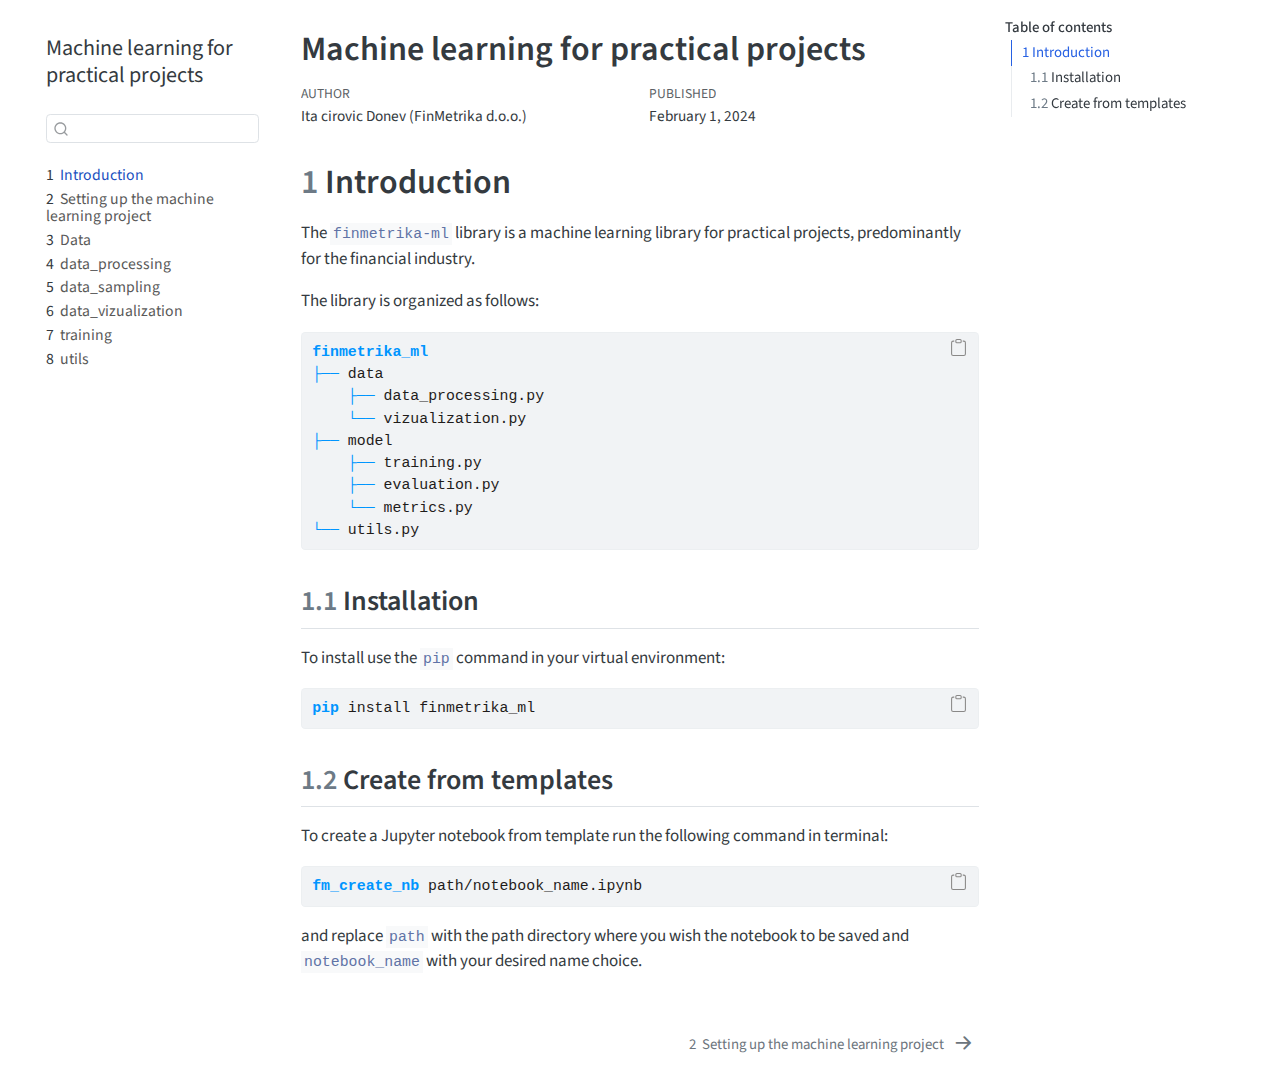
<file: index.html>
<!DOCTYPE html>
<html xmlns="http://www.w3.org/1999/xhtml" lang="en" xml:lang="en"><head>

<meta charset="utf-8">
<meta name="generator" content="quarto-1.4.549">

<meta name="viewport" content="width=device-width, initial-scale=1.0, user-scalable=yes">

<meta name="author" content="Ita cirovic Donev (FinMetrika d.o.o.)">
<meta name="dcterms.date" content="2024-02-01">

<title>Machine learning for practical projects</title>
<style>
code{white-space: pre-wrap;}
span.smallcaps{font-variant: small-caps;}
div.columns{display: flex; gap: min(4vw, 1.5em);}
div.column{flex: auto; overflow-x: auto;}
div.hanging-indent{margin-left: 1.5em; text-indent: -1.5em;}
ul.task-list{list-style: none;}
ul.task-list li input[type="checkbox"] {
  width: 0.8em;
  margin: 0 0.8em 0.2em -1em; /* quarto-specific, see https://github.com/quarto-dev/quarto-cli/issues/4556 */ 
  vertical-align: middle;
}
/* CSS for syntax highlighting */
pre > code.sourceCode { white-space: pre; position: relative; }
pre > code.sourceCode > span { line-height: 1.25; }
pre > code.sourceCode > span:empty { height: 1.2em; }
.sourceCode { overflow: visible; }
code.sourceCode > span { color: inherit; text-decoration: inherit; }
div.sourceCode { margin: 1em 0; }
pre.sourceCode { margin: 0; }
@media screen {
div.sourceCode { overflow: auto; }
}
@media print {
pre > code.sourceCode { white-space: pre-wrap; }
pre > code.sourceCode > span { text-indent: -5em; padding-left: 5em; }
}
pre.numberSource code
  { counter-reset: source-line 0; }
pre.numberSource code > span
  { position: relative; left: -4em; counter-increment: source-line; }
pre.numberSource code > span > a:first-child::before
  { content: counter(source-line);
    position: relative; left: -1em; text-align: right; vertical-align: baseline;
    border: none; display: inline-block;
    -webkit-touch-callout: none; -webkit-user-select: none;
    -khtml-user-select: none; -moz-user-select: none;
    -ms-user-select: none; user-select: none;
    padding: 0 4px; width: 4em;
  }
pre.numberSource { margin-left: 3em;  padding-left: 4px; }
div.sourceCode
  {   }
@media screen {
pre > code.sourceCode > span > a:first-child::before { text-decoration: underline; }
}
</style>


<script src="site_libs/quarto-nav/quarto-nav.js"></script>
<script src="site_libs/quarto-nav/headroom.min.js"></script>
<script src="site_libs/clipboard/clipboard.min.js"></script>
<script src="site_libs/quarto-search/autocomplete.umd.js"></script>
<script src="site_libs/quarto-search/fuse.min.js"></script>
<script src="site_libs/quarto-search/quarto-search.js"></script>
<meta name="quarto:offset" content="./">
<link href="./docs/00_set_ml_project.html" rel="next">
<script src="site_libs/quarto-html/quarto.js"></script>
<script src="site_libs/quarto-html/popper.min.js"></script>
<script src="site_libs/quarto-html/tippy.umd.min.js"></script>
<script src="site_libs/quarto-html/anchor.min.js"></script>
<link href="site_libs/quarto-html/tippy.css" rel="stylesheet">
<link href="site_libs/quarto-html/quarto-syntax-highlighting.css" rel="stylesheet" id="quarto-text-highlighting-styles">
<script src="site_libs/bootstrap/bootstrap.min.js"></script>
<link href="site_libs/bootstrap/bootstrap-icons.css" rel="stylesheet">
<link href="site_libs/bootstrap/bootstrap.min.css" rel="stylesheet" id="quarto-bootstrap" data-mode="light">
<script id="quarto-search-options" type="application/json">{
  "location": "sidebar",
  "copy-button": false,
  "collapse-after": 3,
  "panel-placement": "start",
  "type": "textbox",
  "limit": 50,
  "keyboard-shortcut": [
    "f",
    "/",
    "s"
  ],
  "show-item-context": false,
  "language": {
    "search-no-results-text": "No results",
    "search-matching-documents-text": "matching documents",
    "search-copy-link-title": "Copy link to search",
    "search-hide-matches-text": "Hide additional matches",
    "search-more-match-text": "more match in this document",
    "search-more-matches-text": "more matches in this document",
    "search-clear-button-title": "Clear",
    "search-text-placeholder": "",
    "search-detached-cancel-button-title": "Cancel",
    "search-submit-button-title": "Submit",
    "search-label": "Search"
  }
}</script>


<link rel="stylesheet" href="styles.css">
</head>

<body class="nav-sidebar floating">

<div id="quarto-search-results"></div>
  <header id="quarto-header" class="headroom fixed-top">
  <nav class="quarto-secondary-nav">
    <div class="container-fluid d-flex">
      <button type="button" class="quarto-btn-toggle btn" data-bs-toggle="collapse" data-bs-target=".quarto-sidebar-collapse-item" aria-controls="quarto-sidebar" aria-expanded="false" aria-label="Toggle sidebar navigation" onclick="if (window.quartoToggleHeadroom) { window.quartoToggleHeadroom(); }">
        <i class="bi bi-layout-text-sidebar-reverse"></i>
      </button>
        <nav class="quarto-page-breadcrumbs" aria-label="breadcrumb"><ol class="breadcrumb"><li class="breadcrumb-item"><a href="./index.html"><span class="chapter-number">1</span>&nbsp; <span class="chapter-title">Introduction</span></a></li></ol></nav>
        <a class="flex-grow-1" role="button" data-bs-toggle="collapse" data-bs-target=".quarto-sidebar-collapse-item" aria-controls="quarto-sidebar" aria-expanded="false" aria-label="Toggle sidebar navigation" onclick="if (window.quartoToggleHeadroom) { window.quartoToggleHeadroom(); }">      
        </a>
      <button type="button" class="btn quarto-search-button" aria-label="" onclick="window.quartoOpenSearch();">
        <i class="bi bi-search"></i>
      </button>
    </div>
  </nav>
</header>
<!-- content -->
<div id="quarto-content" class="quarto-container page-columns page-rows-contents page-layout-article">
<!-- sidebar -->
  <nav id="quarto-sidebar" class="sidebar collapse collapse-horizontal quarto-sidebar-collapse-item sidebar-navigation floating overflow-auto">
    <div class="pt-lg-2 mt-2 text-left sidebar-header">
    <div class="sidebar-title mb-0 py-0">
      <a href="./">Machine learning for practical projects</a> 
    </div>
      </div>
        <div class="mt-2 flex-shrink-0 align-items-center">
        <div class="sidebar-search">
        <div id="quarto-search" class="" title="Search"></div>
        </div>
        </div>
    <div class="sidebar-menu-container"> 
    <ul class="list-unstyled mt-1">
        <li class="sidebar-item">
  <div class="sidebar-item-container"> 
  <a href="./index.html" class="sidebar-item-text sidebar-link active">
 <span class="menu-text"><span class="chapter-number">1</span>&nbsp; <span class="chapter-title">Introduction</span></span></a>
  </div>
</li>
        <li class="sidebar-item">
  <div class="sidebar-item-container"> 
  <a href="./docs/00_set_ml_project.html" class="sidebar-item-text sidebar-link">
 <span class="menu-text"><span class="chapter-number">2</span>&nbsp; <span class="chapter-title">Setting up the machine learning project</span></span></a>
  </div>
</li>
        <li class="sidebar-item">
  <div class="sidebar-item-container"> 
  <a href="./docs/data/01_data.html" class="sidebar-item-text sidebar-link">
 <span class="menu-text"><span class="chapter-number">3</span>&nbsp; <span class="chapter-title">Data</span></span></a>
  </div>
</li>
        <li class="sidebar-item">
  <div class="sidebar-item-container"> 
  <a href="./docs/data/02_data_processing.html" class="sidebar-item-text sidebar-link">
 <span class="menu-text"><span class="chapter-number">4</span>&nbsp; <span class="chapter-title">data_processing</span></span></a>
  </div>
</li>
        <li class="sidebar-item">
  <div class="sidebar-item-container"> 
  <a href="./docs/data/04_data_sampling.html" class="sidebar-item-text sidebar-link">
 <span class="menu-text"><span class="chapter-number">5</span>&nbsp; <span class="chapter-title">data_sampling</span></span></a>
  </div>
</li>
        <li class="sidebar-item">
  <div class="sidebar-item-container"> 
  <a href="./docs/data/03_data_vizualization.html" class="sidebar-item-text sidebar-link">
 <span class="menu-text"><span class="chapter-number">6</span>&nbsp; <span class="chapter-title">data_vizualization</span></span></a>
  </div>
</li>
        <li class="sidebar-item">
  <div class="sidebar-item-container"> 
  <a href="./docs/models/20_training.html" class="sidebar-item-text sidebar-link">
 <span class="menu-text"><span class="chapter-number">7</span>&nbsp; <span class="chapter-title">training</span></span></a>
  </div>
</li>
        <li class="sidebar-item">
  <div class="sidebar-item-container"> 
  <a href="./docs/30_utils.html" class="sidebar-item-text sidebar-link">
 <span class="menu-text"><span class="chapter-number">8</span>&nbsp; <span class="chapter-title">utils</span></span></a>
  </div>
</li>
    </ul>
    </div>
</nav>
<div id="quarto-sidebar-glass" class="quarto-sidebar-collapse-item" data-bs-toggle="collapse" data-bs-target=".quarto-sidebar-collapse-item"></div>
<!-- margin-sidebar -->
    <div id="quarto-margin-sidebar" class="sidebar margin-sidebar">
        <nav id="TOC" role="doc-toc" class="toc-active">
    <h2 id="toc-title">Table of contents</h2>
   
  <ul>
  <li><a href="#introduction" id="toc-introduction" class="nav-link active" data-scroll-target="#introduction"><span class="header-section-number">1</span> Introduction</a>
  <ul>
  <li><a href="#installation" id="toc-installation" class="nav-link" data-scroll-target="#installation"><span class="header-section-number">1.1</span> Installation</a></li>
  <li><a href="#create-from-templates" id="toc-create-from-templates" class="nav-link" data-scroll-target="#create-from-templates"><span class="header-section-number">1.2</span> Create from templates</a></li>
  </ul></li>
  </ul>
</nav>
    </div>
<!-- main -->
<main class="content" id="quarto-document-content">

<header id="title-block-header" class="quarto-title-block default">
<div class="quarto-title">
<h1 class="title">Machine learning for practical projects</h1>
</div>



<div class="quarto-title-meta">

    <div>
    <div class="quarto-title-meta-heading">Author</div>
    <div class="quarto-title-meta-contents">
             <p>Ita cirovic Donev (FinMetrika d.o.o.) </p>
          </div>
  </div>
    
    <div>
    <div class="quarto-title-meta-heading">Published</div>
    <div class="quarto-title-meta-contents">
      <p class="date">February 1, 2024</p>
    </div>
  </div>
  
    
  </div>
  


</header>


<section id="introduction" class="level1" data-number="1">
<h1 data-number="1"><span class="header-section-number">1</span> Introduction</h1>
<p>The <code>finmetrika-ml</code> library is a machine learning library for practical projects, predominantly for the financial industry.</p>
<p>The library is organized as follows:</p>
<div class="sourceCode" id="cb1"><pre class="sourceCode bash code-with-copy"><code class="sourceCode bash"><span id="cb1-1"><a href="#cb1-1" aria-hidden="true" tabindex="-1"></a><span class="ex">finmetrika_ml</span></span>
<span id="cb1-2"><a href="#cb1-2" aria-hidden="true" tabindex="-1"></a><span class="ex">├──</span> data</span>
<span id="cb1-3"><a href="#cb1-3" aria-hidden="true" tabindex="-1"></a>    <span class="ex">├──</span> data_processing.py</span>
<span id="cb1-4"><a href="#cb1-4" aria-hidden="true" tabindex="-1"></a>    <span class="ex">└──</span> vizualization.py</span>
<span id="cb1-5"><a href="#cb1-5" aria-hidden="true" tabindex="-1"></a><span class="ex">├──</span> model</span>
<span id="cb1-6"><a href="#cb1-6" aria-hidden="true" tabindex="-1"></a>    <span class="ex">├──</span> training.py</span>
<span id="cb1-7"><a href="#cb1-7" aria-hidden="true" tabindex="-1"></a>    <span class="ex">├──</span> evaluation.py</span>
<span id="cb1-8"><a href="#cb1-8" aria-hidden="true" tabindex="-1"></a>    <span class="ex">└──</span> metrics.py</span>
<span id="cb1-9"><a href="#cb1-9" aria-hidden="true" tabindex="-1"></a><span class="ex">└──</span> utils.py</span></code><button title="Copy to Clipboard" class="code-copy-button"><i class="bi"></i></button></pre></div>
<section id="installation" class="level2" data-number="1.1">
<h2 data-number="1.1" class="anchored" data-anchor-id="installation"><span class="header-section-number">1.1</span> Installation</h2>
<p>To install use the <code>pip</code> command in your virtual environment:</p>
<div class="sourceCode" id="cb2"><pre class="sourceCode bash code-with-copy"><code class="sourceCode bash"><span id="cb2-1"><a href="#cb2-1" aria-hidden="true" tabindex="-1"></a><span class="ex">pip</span> install finmetrika_ml</span></code><button title="Copy to Clipboard" class="code-copy-button"><i class="bi"></i></button></pre></div>
</section>
<section id="create-from-templates" class="level2" data-number="1.2">
<h2 data-number="1.2" class="anchored" data-anchor-id="create-from-templates"><span class="header-section-number">1.2</span> Create from templates</h2>
<p>To create a Jupyter notebook from template run the following command in terminal:</p>
<div class="sourceCode" id="cb3"><pre class="sourceCode bash code-with-copy"><code class="sourceCode bash"><span id="cb3-1"><a href="#cb3-1" aria-hidden="true" tabindex="-1"></a><span class="ex">fm_create_nb</span> path/notebook_name.ipynb</span></code><button title="Copy to Clipboard" class="code-copy-button"><i class="bi"></i></button></pre></div>
<p>and replace <code>path</code> with the path directory where you wish the notebook to be saved and <code>notebook_name</code> with your desired name choice.</p>


</section>
</section>

</main> <!-- /main -->
<script id="quarto-html-after-body" type="application/javascript">
window.document.addEventListener("DOMContentLoaded", function (event) {
  const toggleBodyColorMode = (bsSheetEl) => {
    const mode = bsSheetEl.getAttribute("data-mode");
    const bodyEl = window.document.querySelector("body");
    if (mode === "dark") {
      bodyEl.classList.add("quarto-dark");
      bodyEl.classList.remove("quarto-light");
    } else {
      bodyEl.classList.add("quarto-light");
      bodyEl.classList.remove("quarto-dark");
    }
  }
  const toggleBodyColorPrimary = () => {
    const bsSheetEl = window.document.querySelector("link#quarto-bootstrap");
    if (bsSheetEl) {
      toggleBodyColorMode(bsSheetEl);
    }
  }
  toggleBodyColorPrimary();  
  const icon = "";
  const anchorJS = new window.AnchorJS();
  anchorJS.options = {
    placement: 'right',
    icon: icon
  };
  anchorJS.add('.anchored');
  const isCodeAnnotation = (el) => {
    for (const clz of el.classList) {
      if (clz.startsWith('code-annotation-')) {                     
        return true;
      }
    }
    return false;
  }
  const clipboard = new window.ClipboardJS('.code-copy-button', {
    text: function(trigger) {
      const codeEl = trigger.previousElementSibling.cloneNode(true);
      for (const childEl of codeEl.children) {
        if (isCodeAnnotation(childEl)) {
          childEl.remove();
        }
      }
      return codeEl.innerText;
    }
  });
  clipboard.on('success', function(e) {
    // button target
    const button = e.trigger;
    // don't keep focus
    button.blur();
    // flash "checked"
    button.classList.add('code-copy-button-checked');
    var currentTitle = button.getAttribute("title");
    button.setAttribute("title", "Copied!");
    let tooltip;
    if (window.bootstrap) {
      button.setAttribute("data-bs-toggle", "tooltip");
      button.setAttribute("data-bs-placement", "left");
      button.setAttribute("data-bs-title", "Copied!");
      tooltip = new bootstrap.Tooltip(button, 
        { trigger: "manual", 
          customClass: "code-copy-button-tooltip",
          offset: [0, -8]});
      tooltip.show();    
    }
    setTimeout(function() {
      if (tooltip) {
        tooltip.hide();
        button.removeAttribute("data-bs-title");
        button.removeAttribute("data-bs-toggle");
        button.removeAttribute("data-bs-placement");
      }
      button.setAttribute("title", currentTitle);
      button.classList.remove('code-copy-button-checked');
    }, 1000);
    // clear code selection
    e.clearSelection();
  });
  function tippyHover(el, contentFn, onTriggerFn, onUntriggerFn) {
    const config = {
      allowHTML: true,
      maxWidth: 500,
      delay: 100,
      arrow: false,
      appendTo: function(el) {
          return el.parentElement;
      },
      interactive: true,
      interactiveBorder: 10,
      theme: 'quarto',
      placement: 'bottom-start',
    };
    if (contentFn) {
      config.content = contentFn;
    }
    if (onTriggerFn) {
      config.onTrigger = onTriggerFn;
    }
    if (onUntriggerFn) {
      config.onUntrigger = onUntriggerFn;
    }
    window.tippy(el, config); 
  }
  const noterefs = window.document.querySelectorAll('a[role="doc-noteref"]');
  for (var i=0; i<noterefs.length; i++) {
    const ref = noterefs[i];
    tippyHover(ref, function() {
      // use id or data attribute instead here
      let href = ref.getAttribute('data-footnote-href') || ref.getAttribute('href');
      try { href = new URL(href).hash; } catch {}
      const id = href.replace(/^#\/?/, "");
      const note = window.document.getElementById(id);
      return note.innerHTML;
    });
  }
  const xrefs = window.document.querySelectorAll('a.quarto-xref');
  const processXRef = (id, note) => {
    // Strip column container classes
    const stripColumnClz = (el) => {
      el.classList.remove("page-full", "page-columns");
      if (el.children) {
        for (const child of el.children) {
          stripColumnClz(child);
        }
      }
    }
    stripColumnClz(note)
    if (id === null || id.startsWith('sec-')) {
      // Special case sections, only their first couple elements
      const container = document.createElement("div");
      if (note.children && note.children.length > 2) {
        container.appendChild(note.children[0].cloneNode(true));
        for (let i = 1; i < note.children.length; i++) {
          const child = note.children[i];
          if (child.tagName === "P" && child.innerText === "") {
            continue;
          } else {
            container.appendChild(child.cloneNode(true));
            break;
          }
        }
        if (window.Quarto?.typesetMath) {
          window.Quarto.typesetMath(container);
        }
        return container.innerHTML
      } else {
        if (window.Quarto?.typesetMath) {
          window.Quarto.typesetMath(note);
        }
        return note.innerHTML;
      }
    } else {
      // Remove any anchor links if they are present
      const anchorLink = note.querySelector('a.anchorjs-link');
      if (anchorLink) {
        anchorLink.remove();
      }
      if (window.Quarto?.typesetMath) {
        window.Quarto.typesetMath(note);
      }
      // TODO in 1.5, we should make sure this works without a callout special case
      if (note.classList.contains("callout")) {
        return note.outerHTML;
      } else {
        return note.innerHTML;
      }
    }
  }
  for (var i=0; i<xrefs.length; i++) {
    const xref = xrefs[i];
    tippyHover(xref, undefined, function(instance) {
      instance.disable();
      let url = xref.getAttribute('href');
      let hash = undefined; 
      if (url.startsWith('#')) {
        hash = url;
      } else {
        try { hash = new URL(url).hash; } catch {}
      }
      if (hash) {
        const id = hash.replace(/^#\/?/, "");
        const note = window.document.getElementById(id);
        if (note !== null) {
          try {
            const html = processXRef(id, note.cloneNode(true));
            instance.setContent(html);
          } finally {
            instance.enable();
            instance.show();
          }
        } else {
          // See if we can fetch this
          fetch(url.split('#')[0])
          .then(res => res.text())
          .then(html => {
            const parser = new DOMParser();
            const htmlDoc = parser.parseFromString(html, "text/html");
            const note = htmlDoc.getElementById(id);
            if (note !== null) {
              const html = processXRef(id, note);
              instance.setContent(html);
            } 
          }).finally(() => {
            instance.enable();
            instance.show();
          });
        }
      } else {
        // See if we can fetch a full url (with no hash to target)
        // This is a special case and we should probably do some content thinning / targeting
        fetch(url)
        .then(res => res.text())
        .then(html => {
          const parser = new DOMParser();
          const htmlDoc = parser.parseFromString(html, "text/html");
          const note = htmlDoc.querySelector('main.content');
          if (note !== null) {
            // This should only happen for chapter cross references
            // (since there is no id in the URL)
            // remove the first header
            if (note.children.length > 0 && note.children[0].tagName === "HEADER") {
              note.children[0].remove();
            }
            const html = processXRef(null, note);
            instance.setContent(html);
          } 
        }).finally(() => {
          instance.enable();
          instance.show();
        });
      }
    }, function(instance) {
    });
  }
      let selectedAnnoteEl;
      const selectorForAnnotation = ( cell, annotation) => {
        let cellAttr = 'data-code-cell="' + cell + '"';
        let lineAttr = 'data-code-annotation="' +  annotation + '"';
        const selector = 'span[' + cellAttr + '][' + lineAttr + ']';
        return selector;
      }
      const selectCodeLines = (annoteEl) => {
        const doc = window.document;
        const targetCell = annoteEl.getAttribute("data-target-cell");
        const targetAnnotation = annoteEl.getAttribute("data-target-annotation");
        const annoteSpan = window.document.querySelector(selectorForAnnotation(targetCell, targetAnnotation));
        const lines = annoteSpan.getAttribute("data-code-lines").split(",");
        const lineIds = lines.map((line) => {
          return targetCell + "-" + line;
        })
        let top = null;
        let height = null;
        let parent = null;
        if (lineIds.length > 0) {
            //compute the position of the single el (top and bottom and make a div)
            const el = window.document.getElementById(lineIds[0]);
            top = el.offsetTop;
            height = el.offsetHeight;
            parent = el.parentElement.parentElement;
          if (lineIds.length > 1) {
            const lastEl = window.document.getElementById(lineIds[lineIds.length - 1]);
            const bottom = lastEl.offsetTop + lastEl.offsetHeight;
            height = bottom - top;
          }
          if (top !== null && height !== null && parent !== null) {
            // cook up a div (if necessary) and position it 
            let div = window.document.getElementById("code-annotation-line-highlight");
            if (div === null) {
              div = window.document.createElement("div");
              div.setAttribute("id", "code-annotation-line-highlight");
              div.style.position = 'absolute';
              parent.appendChild(div);
            }
            div.style.top = top - 2 + "px";
            div.style.height = height + 4 + "px";
            div.style.left = 0;
            let gutterDiv = window.document.getElementById("code-annotation-line-highlight-gutter");
            if (gutterDiv === null) {
              gutterDiv = window.document.createElement("div");
              gutterDiv.setAttribute("id", "code-annotation-line-highlight-gutter");
              gutterDiv.style.position = 'absolute';
              const codeCell = window.document.getElementById(targetCell);
              const gutter = codeCell.querySelector('.code-annotation-gutter');
              gutter.appendChild(gutterDiv);
            }
            gutterDiv.style.top = top - 2 + "px";
            gutterDiv.style.height = height + 4 + "px";
          }
          selectedAnnoteEl = annoteEl;
        }
      };
      const unselectCodeLines = () => {
        const elementsIds = ["code-annotation-line-highlight", "code-annotation-line-highlight-gutter"];
        elementsIds.forEach((elId) => {
          const div = window.document.getElementById(elId);
          if (div) {
            div.remove();
          }
        });
        selectedAnnoteEl = undefined;
      };
        // Handle positioning of the toggle
    window.addEventListener(
      "resize",
      throttle(() => {
        elRect = undefined;
        if (selectedAnnoteEl) {
          selectCodeLines(selectedAnnoteEl);
        }
      }, 10)
    );
    function throttle(fn, ms) {
    let throttle = false;
    let timer;
      return (...args) => {
        if(!throttle) { // first call gets through
            fn.apply(this, args);
            throttle = true;
        } else { // all the others get throttled
            if(timer) clearTimeout(timer); // cancel #2
            timer = setTimeout(() => {
              fn.apply(this, args);
              timer = throttle = false;
            }, ms);
        }
      };
    }
      // Attach click handler to the DT
      const annoteDls = window.document.querySelectorAll('dt[data-target-cell]');
      for (const annoteDlNode of annoteDls) {
        annoteDlNode.addEventListener('click', (event) => {
          const clickedEl = event.target;
          if (clickedEl !== selectedAnnoteEl) {
            unselectCodeLines();
            const activeEl = window.document.querySelector('dt[data-target-cell].code-annotation-active');
            if (activeEl) {
              activeEl.classList.remove('code-annotation-active');
            }
            selectCodeLines(clickedEl);
            clickedEl.classList.add('code-annotation-active');
          } else {
            // Unselect the line
            unselectCodeLines();
            clickedEl.classList.remove('code-annotation-active');
          }
        });
      }
  const findCites = (el) => {
    const parentEl = el.parentElement;
    if (parentEl) {
      const cites = parentEl.dataset.cites;
      if (cites) {
        return {
          el,
          cites: cites.split(' ')
        };
      } else {
        return findCites(el.parentElement)
      }
    } else {
      return undefined;
    }
  };
  var bibliorefs = window.document.querySelectorAll('a[role="doc-biblioref"]');
  for (var i=0; i<bibliorefs.length; i++) {
    const ref = bibliorefs[i];
    const citeInfo = findCites(ref);
    if (citeInfo) {
      tippyHover(citeInfo.el, function() {
        var popup = window.document.createElement('div');
        citeInfo.cites.forEach(function(cite) {
          var citeDiv = window.document.createElement('div');
          citeDiv.classList.add('hanging-indent');
          citeDiv.classList.add('csl-entry');
          var biblioDiv = window.document.getElementById('ref-' + cite);
          if (biblioDiv) {
            citeDiv.innerHTML = biblioDiv.innerHTML;
          }
          popup.appendChild(citeDiv);
        });
        return popup.innerHTML;
      });
    }
  }
});
</script>
<nav class="page-navigation">
  <div class="nav-page nav-page-previous">
  </div>
  <div class="nav-page nav-page-next">
      <a href="./docs/00_set_ml_project.html" class="pagination-link" aria-label="<span class='chapter-number'>2</span>&nbsp; <span class='chapter-title'>Setting up the machine learning project</span>">
        <span class="nav-page-text"><span class="chapter-number">2</span>&nbsp; <span class="chapter-title">Setting up the machine learning project</span></span> <i class="bi bi-arrow-right-short"></i>
      </a>
  </div>
</nav>
</div> <!-- /content -->




</body></html>
</file>
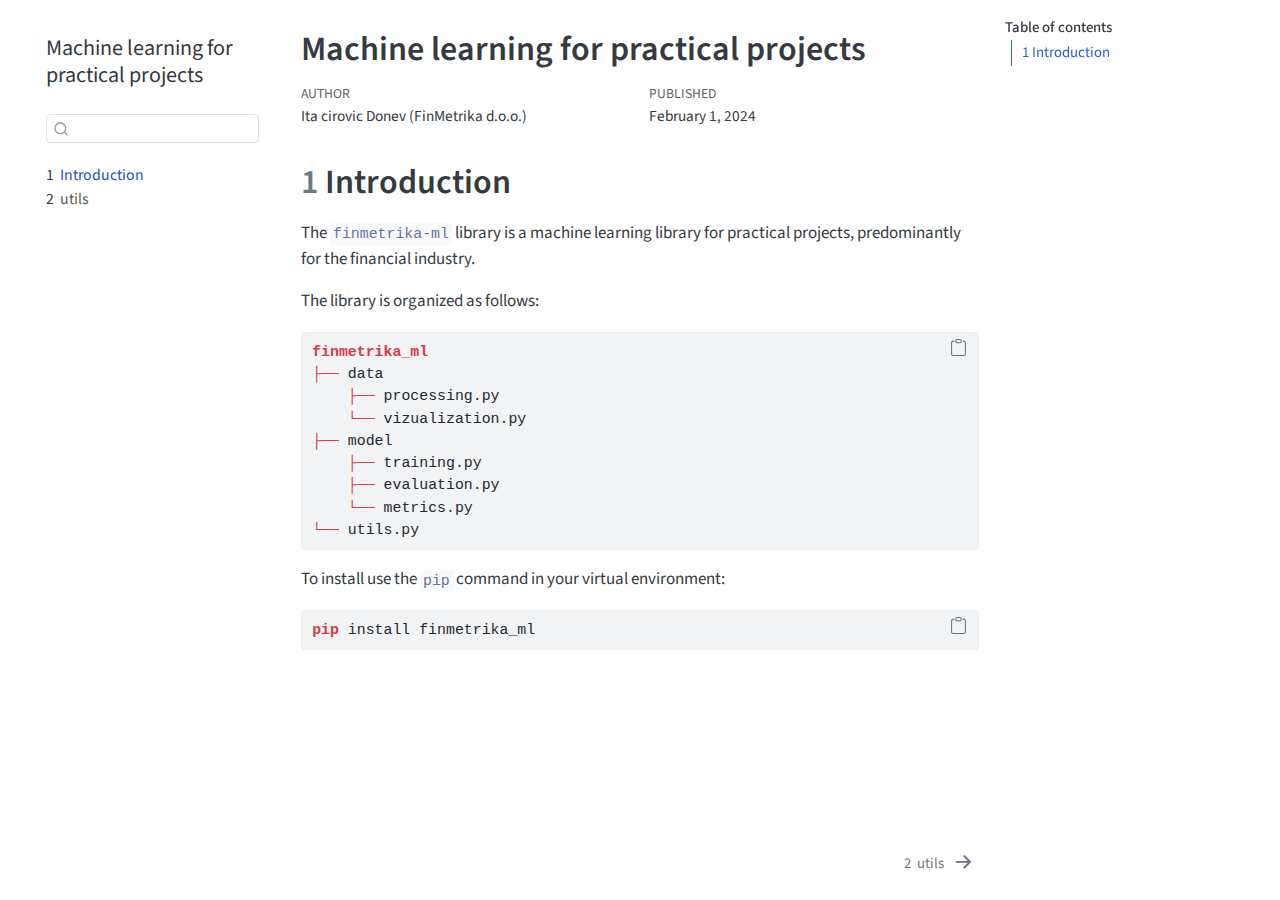
<file: _book/index.html>
<!DOCTYPE html>
<html xmlns="http://www.w3.org/1999/xhtml" lang="en" xml:lang="en"><head>

<meta charset="utf-8">
<meta name="generator" content="quarto-1.4.549">

<meta name="viewport" content="width=device-width, initial-scale=1.0, user-scalable=yes">

<meta name="author" content="Ita cirovic Donev (FinMetrika d.o.o.)">
<meta name="dcterms.date" content="2024-02-01">

<title>Machine learning for practical projects</title>
<style>
code{white-space: pre-wrap;}
span.smallcaps{font-variant: small-caps;}
div.columns{display: flex; gap: min(4vw, 1.5em);}
div.column{flex: auto; overflow-x: auto;}
div.hanging-indent{margin-left: 1.5em; text-indent: -1.5em;}
ul.task-list{list-style: none;}
ul.task-list li input[type="checkbox"] {
  width: 0.8em;
  margin: 0 0.8em 0.2em -1em; /* quarto-specific, see https://github.com/quarto-dev/quarto-cli/issues/4556 */ 
  vertical-align: middle;
}
/* CSS for syntax highlighting */
pre > code.sourceCode { white-space: pre; position: relative; }
pre > code.sourceCode > span { line-height: 1.25; }
pre > code.sourceCode > span:empty { height: 1.2em; }
.sourceCode { overflow: visible; }
code.sourceCode > span { color: inherit; text-decoration: inherit; }
div.sourceCode { margin: 1em 0; }
pre.sourceCode { margin: 0; }
@media screen {
div.sourceCode { overflow: auto; }
}
@media print {
pre > code.sourceCode { white-space: pre-wrap; }
pre > code.sourceCode > span { text-indent: -5em; padding-left: 5em; }
}
pre.numberSource code
  { counter-reset: source-line 0; }
pre.numberSource code > span
  { position: relative; left: -4em; counter-increment: source-line; }
pre.numberSource code > span > a:first-child::before
  { content: counter(source-line);
    position: relative; left: -1em; text-align: right; vertical-align: baseline;
    border: none; display: inline-block;
    -webkit-touch-callout: none; -webkit-user-select: none;
    -khtml-user-select: none; -moz-user-select: none;
    -ms-user-select: none; user-select: none;
    padding: 0 4px; width: 4em;
  }
pre.numberSource { margin-left: 3em;  padding-left: 4px; }
div.sourceCode
  {   }
@media screen {
pre > code.sourceCode > span > a:first-child::before { text-decoration: underline; }
}
</style>


<script src="site_libs/quarto-nav/quarto-nav.js"></script>
<script src="site_libs/quarto-nav/headroom.min.js"></script>
<script src="site_libs/clipboard/clipboard.min.js"></script>
<script src="site_libs/quarto-search/autocomplete.umd.js"></script>
<script src="site_libs/quarto-search/fuse.min.js"></script>
<script src="site_libs/quarto-search/quarto-search.js"></script>
<meta name="quarto:offset" content="./">
<link href="./docs/30_utils.html" rel="next">
<script src="site_libs/quarto-html/quarto.js"></script>
<script src="site_libs/quarto-html/popper.min.js"></script>
<script src="site_libs/quarto-html/tippy.umd.min.js"></script>
<script src="site_libs/quarto-html/anchor.min.js"></script>
<link href="site_libs/quarto-html/tippy.css" rel="stylesheet">
<link href="site_libs/quarto-html/quarto-syntax-highlighting.css" rel="stylesheet" id="quarto-text-highlighting-styles">
<script src="site_libs/bootstrap/bootstrap.min.js"></script>
<link href="site_libs/bootstrap/bootstrap-icons.css" rel="stylesheet">
<link href="site_libs/bootstrap/bootstrap.min.css" rel="stylesheet" id="quarto-bootstrap" data-mode="light">
<script id="quarto-search-options" type="application/json">{
  "location": "sidebar",
  "copy-button": false,
  "collapse-after": 3,
  "panel-placement": "start",
  "type": "textbox",
  "limit": 50,
  "keyboard-shortcut": [
    "f",
    "/",
    "s"
  ],
  "show-item-context": false,
  "language": {
    "search-no-results-text": "No results",
    "search-matching-documents-text": "matching documents",
    "search-copy-link-title": "Copy link to search",
    "search-hide-matches-text": "Hide additional matches",
    "search-more-match-text": "more match in this document",
    "search-more-matches-text": "more matches in this document",
    "search-clear-button-title": "Clear",
    "search-text-placeholder": "",
    "search-detached-cancel-button-title": "Cancel",
    "search-submit-button-title": "Submit",
    "search-label": "Search"
  }
}</script>


<link rel="stylesheet" href="styles.css">
</head>

<body class="nav-sidebar floating">

<div id="quarto-search-results"></div>
  <header id="quarto-header" class="headroom fixed-top">
  <nav class="quarto-secondary-nav">
    <div class="container-fluid d-flex">
      <button type="button" class="quarto-btn-toggle btn" data-bs-toggle="collapse" data-bs-target=".quarto-sidebar-collapse-item" aria-controls="quarto-sidebar" aria-expanded="false" aria-label="Toggle sidebar navigation" onclick="if (window.quartoToggleHeadroom) { window.quartoToggleHeadroom(); }">
        <i class="bi bi-layout-text-sidebar-reverse"></i>
      </button>
        <nav class="quarto-page-breadcrumbs" aria-label="breadcrumb"><ol class="breadcrumb"><li class="breadcrumb-item"><a href="./index.html"><span class="chapter-number">1</span>&nbsp; <span class="chapter-title">Introduction</span></a></li></ol></nav>
        <a class="flex-grow-1" role="button" data-bs-toggle="collapse" data-bs-target=".quarto-sidebar-collapse-item" aria-controls="quarto-sidebar" aria-expanded="false" aria-label="Toggle sidebar navigation" onclick="if (window.quartoToggleHeadroom) { window.quartoToggleHeadroom(); }">      
        </a>
      <button type="button" class="btn quarto-search-button" aria-label="" onclick="window.quartoOpenSearch();">
        <i class="bi bi-search"></i>
      </button>
    </div>
  </nav>
</header>
<!-- content -->
<div id="quarto-content" class="quarto-container page-columns page-rows-contents page-layout-article">
<!-- sidebar -->
  <nav id="quarto-sidebar" class="sidebar collapse collapse-horizontal quarto-sidebar-collapse-item sidebar-navigation floating overflow-auto">
    <div class="pt-lg-2 mt-2 text-left sidebar-header">
    <div class="sidebar-title mb-0 py-0">
      <a href="./">Machine learning for practical projects</a> 
    </div>
      </div>
        <div class="mt-2 flex-shrink-0 align-items-center">
        <div class="sidebar-search">
        <div id="quarto-search" class="" title="Search"></div>
        </div>
        </div>
    <div class="sidebar-menu-container"> 
    <ul class="list-unstyled mt-1">
        <li class="sidebar-item">
  <div class="sidebar-item-container"> 
  <a href="./index.html" class="sidebar-item-text sidebar-link active">
 <span class="menu-text"><span class="chapter-number">1</span>&nbsp; <span class="chapter-title">Introduction</span></span></a>
  </div>
</li>
        <li class="sidebar-item">
  <div class="sidebar-item-container"> 
  <a href="./docs/30_utils.html" class="sidebar-item-text sidebar-link">
 <span class="menu-text"><span class="chapter-number">2</span>&nbsp; <span class="chapter-title">utils</span></span></a>
  </div>
</li>
    </ul>
    </div>
</nav>
<div id="quarto-sidebar-glass" class="quarto-sidebar-collapse-item" data-bs-toggle="collapse" data-bs-target=".quarto-sidebar-collapse-item"></div>
<!-- margin-sidebar -->
    <div id="quarto-margin-sidebar" class="sidebar margin-sidebar">
        <nav id="TOC" role="doc-toc" class="toc-active">
    <h2 id="toc-title">Table of contents</h2>
   
  <ul>
  <li><a href="#introduction" id="toc-introduction" class="nav-link active" data-scroll-target="#introduction"><span class="header-section-number">1</span> Introduction</a></li>
  </ul>
</nav>
    </div>
<!-- main -->
<main class="content" id="quarto-document-content">

<header id="title-block-header" class="quarto-title-block default">
<div class="quarto-title">
<h1 class="title">Machine learning for practical projects</h1>
</div>



<div class="quarto-title-meta">

    <div>
    <div class="quarto-title-meta-heading">Author</div>
    <div class="quarto-title-meta-contents">
             <p>Ita cirovic Donev (FinMetrika d.o.o.) </p>
          </div>
  </div>
    
    <div>
    <div class="quarto-title-meta-heading">Published</div>
    <div class="quarto-title-meta-contents">
      <p class="date">February 1, 2024</p>
    </div>
  </div>
  
    
  </div>
  


</header>


<section id="introduction" class="level1" data-number="1">
<h1 data-number="1"><span class="header-section-number">1</span> Introduction</h1>
<p>The <code>finmetrika-ml</code> library is a machine learning library for practical projects, predominantly for the financial industry.</p>
<p>The library is organized as follows:</p>
<div class="sourceCode" id="cb1"><pre class="sourceCode bash code-with-copy"><code class="sourceCode bash"><span id="cb1-1"><a href="#cb1-1" aria-hidden="true" tabindex="-1"></a><span class="ex">finmetrika_ml</span></span>
<span id="cb1-2"><a href="#cb1-2" aria-hidden="true" tabindex="-1"></a><span class="ex">├──</span> data</span>
<span id="cb1-3"><a href="#cb1-3" aria-hidden="true" tabindex="-1"></a>    <span class="ex">├──</span> processing.py</span>
<span id="cb1-4"><a href="#cb1-4" aria-hidden="true" tabindex="-1"></a>    <span class="ex">└──</span> vizualization.py</span>
<span id="cb1-5"><a href="#cb1-5" aria-hidden="true" tabindex="-1"></a><span class="ex">├──</span> model</span>
<span id="cb1-6"><a href="#cb1-6" aria-hidden="true" tabindex="-1"></a>    <span class="ex">├──</span> training.py</span>
<span id="cb1-7"><a href="#cb1-7" aria-hidden="true" tabindex="-1"></a>    <span class="ex">├──</span> evaluation.py</span>
<span id="cb1-8"><a href="#cb1-8" aria-hidden="true" tabindex="-1"></a>    <span class="ex">└──</span> metrics.py</span>
<span id="cb1-9"><a href="#cb1-9" aria-hidden="true" tabindex="-1"></a><span class="ex">└──</span> utils.py</span></code><button title="Copy to Clipboard" class="code-copy-button"><i class="bi"></i></button></pre></div>
<p>To install use the <code>pip</code> command in your virtual environment:</p>
<div class="sourceCode" id="cb2"><pre class="sourceCode bash code-with-copy"><code class="sourceCode bash"><span id="cb2-1"><a href="#cb2-1" aria-hidden="true" tabindex="-1"></a><span class="ex">pip</span> install finmetrika_ml</span></code><button title="Copy to Clipboard" class="code-copy-button"><i class="bi"></i></button></pre></div>


</section>

</main> <!-- /main -->
<script id="quarto-html-after-body" type="application/javascript">
window.document.addEventListener("DOMContentLoaded", function (event) {
  const toggleBodyColorMode = (bsSheetEl) => {
    const mode = bsSheetEl.getAttribute("data-mode");
    const bodyEl = window.document.querySelector("body");
    if (mode === "dark") {
      bodyEl.classList.add("quarto-dark");
      bodyEl.classList.remove("quarto-light");
    } else {
      bodyEl.classList.add("quarto-light");
      bodyEl.classList.remove("quarto-dark");
    }
  }
  const toggleBodyColorPrimary = () => {
    const bsSheetEl = window.document.querySelector("link#quarto-bootstrap");
    if (bsSheetEl) {
      toggleBodyColorMode(bsSheetEl);
    }
  }
  toggleBodyColorPrimary();  
  const icon = "";
  const anchorJS = new window.AnchorJS();
  anchorJS.options = {
    placement: 'right',
    icon: icon
  };
  anchorJS.add('.anchored');
  const isCodeAnnotation = (el) => {
    for (const clz of el.classList) {
      if (clz.startsWith('code-annotation-')) {                     
        return true;
      }
    }
    return false;
  }
  const clipboard = new window.ClipboardJS('.code-copy-button', {
    text: function(trigger) {
      const codeEl = trigger.previousElementSibling.cloneNode(true);
      for (const childEl of codeEl.children) {
        if (isCodeAnnotation(childEl)) {
          childEl.remove();
        }
      }
      return codeEl.innerText;
    }
  });
  clipboard.on('success', function(e) {
    // button target
    const button = e.trigger;
    // don't keep focus
    button.blur();
    // flash "checked"
    button.classList.add('code-copy-button-checked');
    var currentTitle = button.getAttribute("title");
    button.setAttribute("title", "Copied!");
    let tooltip;
    if (window.bootstrap) {
      button.setAttribute("data-bs-toggle", "tooltip");
      button.setAttribute("data-bs-placement", "left");
      button.setAttribute("data-bs-title", "Copied!");
      tooltip = new bootstrap.Tooltip(button, 
        { trigger: "manual", 
          customClass: "code-copy-button-tooltip",
          offset: [0, -8]});
      tooltip.show();    
    }
    setTimeout(function() {
      if (tooltip) {
        tooltip.hide();
        button.removeAttribute("data-bs-title");
        button.removeAttribute("data-bs-toggle");
        button.removeAttribute("data-bs-placement");
      }
      button.setAttribute("title", currentTitle);
      button.classList.remove('code-copy-button-checked');
    }, 1000);
    // clear code selection
    e.clearSelection();
  });
  function tippyHover(el, contentFn, onTriggerFn, onUntriggerFn) {
    const config = {
      allowHTML: true,
      maxWidth: 500,
      delay: 100,
      arrow: false,
      appendTo: function(el) {
          return el.parentElement;
      },
      interactive: true,
      interactiveBorder: 10,
      theme: 'quarto',
      placement: 'bottom-start',
    };
    if (contentFn) {
      config.content = contentFn;
    }
    if (onTriggerFn) {
      config.onTrigger = onTriggerFn;
    }
    if (onUntriggerFn) {
      config.onUntrigger = onUntriggerFn;
    }
    window.tippy(el, config); 
  }
  const noterefs = window.document.querySelectorAll('a[role="doc-noteref"]');
  for (var i=0; i<noterefs.length; i++) {
    const ref = noterefs[i];
    tippyHover(ref, function() {
      // use id or data attribute instead here
      let href = ref.getAttribute('data-footnote-href') || ref.getAttribute('href');
      try { href = new URL(href).hash; } catch {}
      const id = href.replace(/^#\/?/, "");
      const note = window.document.getElementById(id);
      return note.innerHTML;
    });
  }
  const xrefs = window.document.querySelectorAll('a.quarto-xref');
  const processXRef = (id, note) => {
    // Strip column container classes
    const stripColumnClz = (el) => {
      el.classList.remove("page-full", "page-columns");
      if (el.children) {
        for (const child of el.children) {
          stripColumnClz(child);
        }
      }
    }
    stripColumnClz(note)
    if (id === null || id.startsWith('sec-')) {
      // Special case sections, only their first couple elements
      const container = document.createElement("div");
      if (note.children && note.children.length > 2) {
        container.appendChild(note.children[0].cloneNode(true));
        for (let i = 1; i < note.children.length; i++) {
          const child = note.children[i];
          if (child.tagName === "P" && child.innerText === "") {
            continue;
          } else {
            container.appendChild(child.cloneNode(true));
            break;
          }
        }
        if (window.Quarto?.typesetMath) {
          window.Quarto.typesetMath(container);
        }
        return container.innerHTML
      } else {
        if (window.Quarto?.typesetMath) {
          window.Quarto.typesetMath(note);
        }
        return note.innerHTML;
      }
    } else {
      // Remove any anchor links if they are present
      const anchorLink = note.querySelector('a.anchorjs-link');
      if (anchorLink) {
        anchorLink.remove();
      }
      if (window.Quarto?.typesetMath) {
        window.Quarto.typesetMath(note);
      }
      // TODO in 1.5, we should make sure this works without a callout special case
      if (note.classList.contains("callout")) {
        return note.outerHTML;
      } else {
        return note.innerHTML;
      }
    }
  }
  for (var i=0; i<xrefs.length; i++) {
    const xref = xrefs[i];
    tippyHover(xref, undefined, function(instance) {
      instance.disable();
      let url = xref.getAttribute('href');
      let hash = undefined; 
      if (url.startsWith('#')) {
        hash = url;
      } else {
        try { hash = new URL(url).hash; } catch {}
      }
      if (hash) {
        const id = hash.replace(/^#\/?/, "");
        const note = window.document.getElementById(id);
        if (note !== null) {
          try {
            const html = processXRef(id, note.cloneNode(true));
            instance.setContent(html);
          } finally {
            instance.enable();
            instance.show();
          }
        } else {
          // See if we can fetch this
          fetch(url.split('#')[0])
          .then(res => res.text())
          .then(html => {
            const parser = new DOMParser();
            const htmlDoc = parser.parseFromString(html, "text/html");
            const note = htmlDoc.getElementById(id);
            if (note !== null) {
              const html = processXRef(id, note);
              instance.setContent(html);
            } 
          }).finally(() => {
            instance.enable();
            instance.show();
          });
        }
      } else {
        // See if we can fetch a full url (with no hash to target)
        // This is a special case and we should probably do some content thinning / targeting
        fetch(url)
        .then(res => res.text())
        .then(html => {
          const parser = new DOMParser();
          const htmlDoc = parser.parseFromString(html, "text/html");
          const note = htmlDoc.querySelector('main.content');
          if (note !== null) {
            // This should only happen for chapter cross references
            // (since there is no id in the URL)
            // remove the first header
            if (note.children.length > 0 && note.children[0].tagName === "HEADER") {
              note.children[0].remove();
            }
            const html = processXRef(null, note);
            instance.setContent(html);
          } 
        }).finally(() => {
          instance.enable();
          instance.show();
        });
      }
    }, function(instance) {
    });
  }
      let selectedAnnoteEl;
      const selectorForAnnotation = ( cell, annotation) => {
        let cellAttr = 'data-code-cell="' + cell + '"';
        let lineAttr = 'data-code-annotation="' +  annotation + '"';
        const selector = 'span[' + cellAttr + '][' + lineAttr + ']';
        return selector;
      }
      const selectCodeLines = (annoteEl) => {
        const doc = window.document;
        const targetCell = annoteEl.getAttribute("data-target-cell");
        const targetAnnotation = annoteEl.getAttribute("data-target-annotation");
        const annoteSpan = window.document.querySelector(selectorForAnnotation(targetCell, targetAnnotation));
        const lines = annoteSpan.getAttribute("data-code-lines").split(",");
        const lineIds = lines.map((line) => {
          return targetCell + "-" + line;
        })
        let top = null;
        let height = null;
        let parent = null;
        if (lineIds.length > 0) {
            //compute the position of the single el (top and bottom and make a div)
            const el = window.document.getElementById(lineIds[0]);
            top = el.offsetTop;
            height = el.offsetHeight;
            parent = el.parentElement.parentElement;
          if (lineIds.length > 1) {
            const lastEl = window.document.getElementById(lineIds[lineIds.length - 1]);
            const bottom = lastEl.offsetTop + lastEl.offsetHeight;
            height = bottom - top;
          }
          if (top !== null && height !== null && parent !== null) {
            // cook up a div (if necessary) and position it 
            let div = window.document.getElementById("code-annotation-line-highlight");
            if (div === null) {
              div = window.document.createElement("div");
              div.setAttribute("id", "code-annotation-line-highlight");
              div.style.position = 'absolute';
              parent.appendChild(div);
            }
            div.style.top = top - 2 + "px";
            div.style.height = height + 4 + "px";
            div.style.left = 0;
            let gutterDiv = window.document.getElementById("code-annotation-line-highlight-gutter");
            if (gutterDiv === null) {
              gutterDiv = window.document.createElement("div");
              gutterDiv.setAttribute("id", "code-annotation-line-highlight-gutter");
              gutterDiv.style.position = 'absolute';
              const codeCell = window.document.getElementById(targetCell);
              const gutter = codeCell.querySelector('.code-annotation-gutter');
              gutter.appendChild(gutterDiv);
            }
            gutterDiv.style.top = top - 2 + "px";
            gutterDiv.style.height = height + 4 + "px";
          }
          selectedAnnoteEl = annoteEl;
        }
      };
      const unselectCodeLines = () => {
        const elementsIds = ["code-annotation-line-highlight", "code-annotation-line-highlight-gutter"];
        elementsIds.forEach((elId) => {
          const div = window.document.getElementById(elId);
          if (div) {
            div.remove();
          }
        });
        selectedAnnoteEl = undefined;
      };
        // Handle positioning of the toggle
    window.addEventListener(
      "resize",
      throttle(() => {
        elRect = undefined;
        if (selectedAnnoteEl) {
          selectCodeLines(selectedAnnoteEl);
        }
      }, 10)
    );
    function throttle(fn, ms) {
    let throttle = false;
    let timer;
      return (...args) => {
        if(!throttle) { // first call gets through
            fn.apply(this, args);
            throttle = true;
        } else { // all the others get throttled
            if(timer) clearTimeout(timer); // cancel #2
            timer = setTimeout(() => {
              fn.apply(this, args);
              timer = throttle = false;
            }, ms);
        }
      };
    }
      // Attach click handler to the DT
      const annoteDls = window.document.querySelectorAll('dt[data-target-cell]');
      for (const annoteDlNode of annoteDls) {
        annoteDlNode.addEventListener('click', (event) => {
          const clickedEl = event.target;
          if (clickedEl !== selectedAnnoteEl) {
            unselectCodeLines();
            const activeEl = window.document.querySelector('dt[data-target-cell].code-annotation-active');
            if (activeEl) {
              activeEl.classList.remove('code-annotation-active');
            }
            selectCodeLines(clickedEl);
            clickedEl.classList.add('code-annotation-active');
          } else {
            // Unselect the line
            unselectCodeLines();
            clickedEl.classList.remove('code-annotation-active');
          }
        });
      }
  const findCites = (el) => {
    const parentEl = el.parentElement;
    if (parentEl) {
      const cites = parentEl.dataset.cites;
      if (cites) {
        return {
          el,
          cites: cites.split(' ')
        };
      } else {
        return findCites(el.parentElement)
      }
    } else {
      return undefined;
    }
  };
  var bibliorefs = window.document.querySelectorAll('a[role="doc-biblioref"]');
  for (var i=0; i<bibliorefs.length; i++) {
    const ref = bibliorefs[i];
    const citeInfo = findCites(ref);
    if (citeInfo) {
      tippyHover(citeInfo.el, function() {
        var popup = window.document.createElement('div');
        citeInfo.cites.forEach(function(cite) {
          var citeDiv = window.document.createElement('div');
          citeDiv.classList.add('hanging-indent');
          citeDiv.classList.add('csl-entry');
          var biblioDiv = window.document.getElementById('ref-' + cite);
          if (biblioDiv) {
            citeDiv.innerHTML = biblioDiv.innerHTML;
          }
          popup.appendChild(citeDiv);
        });
        return popup.innerHTML;
      });
    }
  }
});
</script>
<nav class="page-navigation">
  <div class="nav-page nav-page-previous">
  </div>
  <div class="nav-page nav-page-next">
      <a href="./docs/30_utils.html" class="pagination-link" aria-label="<span class='chapter-number'>2</span>&nbsp; <span class='chapter-title'>utils</span>">
        <span class="nav-page-text"><span class="chapter-number">2</span>&nbsp; <span class="chapter-title">utils</span></span> <i class="bi bi-arrow-right-short"></i>
      </a>
  </div>
</nav>
</div> <!-- /content -->




</body></html>
</file>
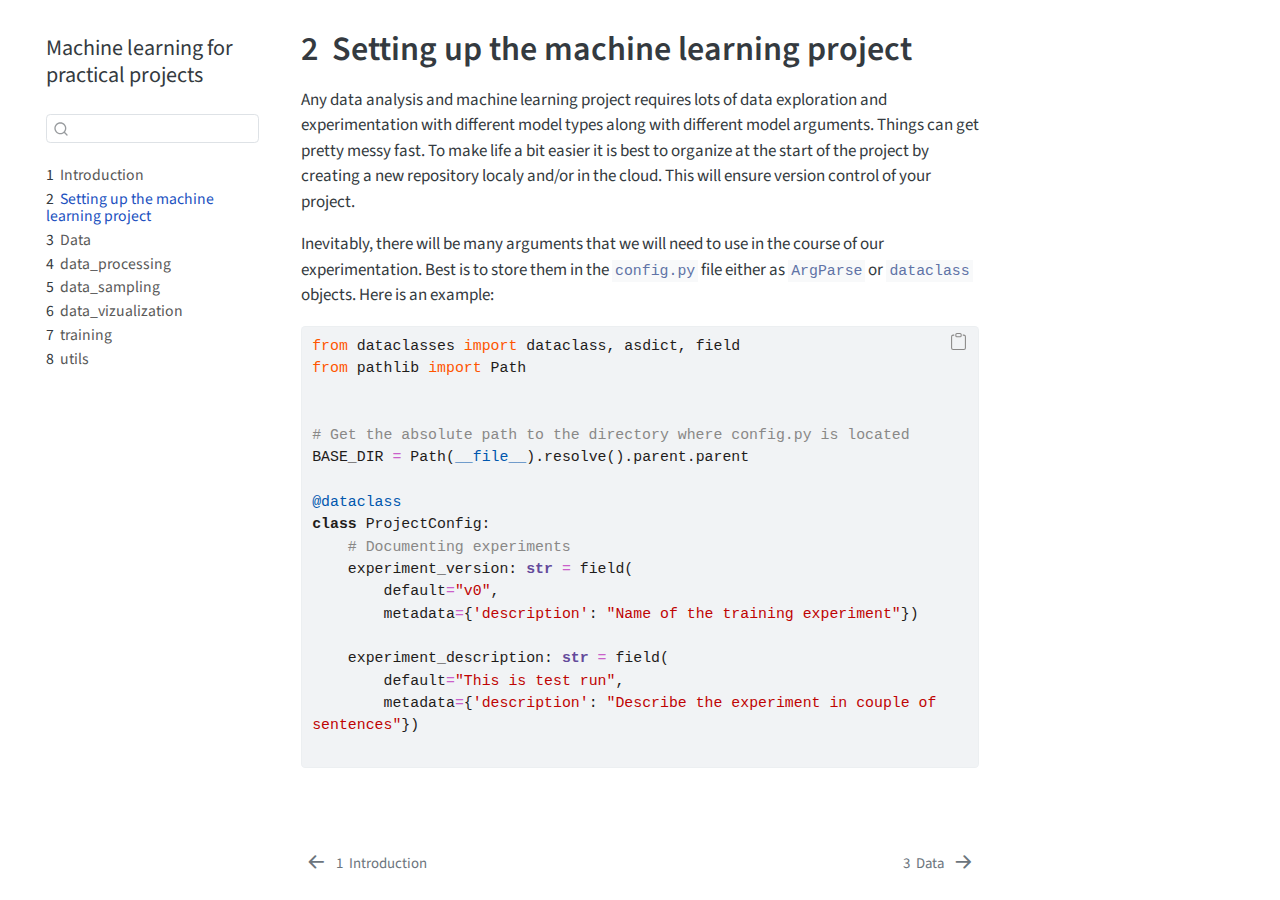
<file: docs/00_set_ml_project.html>
<!DOCTYPE html>
<html xmlns="http://www.w3.org/1999/xhtml" lang="en" xml:lang="en"><head>

<meta charset="utf-8">
<meta name="generator" content="quarto-1.4.549">

<meta name="viewport" content="width=device-width, initial-scale=1.0, user-scalable=yes">


<title>Machine learning for practical projects - 2&nbsp; Setting up the machine learning project</title>
<style>
code{white-space: pre-wrap;}
span.smallcaps{font-variant: small-caps;}
div.columns{display: flex; gap: min(4vw, 1.5em);}
div.column{flex: auto; overflow-x: auto;}
div.hanging-indent{margin-left: 1.5em; text-indent: -1.5em;}
ul.task-list{list-style: none;}
ul.task-list li input[type="checkbox"] {
  width: 0.8em;
  margin: 0 0.8em 0.2em -1em; /* quarto-specific, see https://github.com/quarto-dev/quarto-cli/issues/4556 */ 
  vertical-align: middle;
}
/* CSS for syntax highlighting */
pre > code.sourceCode { white-space: pre; position: relative; }
pre > code.sourceCode > span { line-height: 1.25; }
pre > code.sourceCode > span:empty { height: 1.2em; }
.sourceCode { overflow: visible; }
code.sourceCode > span { color: inherit; text-decoration: inherit; }
div.sourceCode { margin: 1em 0; }
pre.sourceCode { margin: 0; }
@media screen {
div.sourceCode { overflow: auto; }
}
@media print {
pre > code.sourceCode { white-space: pre-wrap; }
pre > code.sourceCode > span { text-indent: -5em; padding-left: 5em; }
}
pre.numberSource code
  { counter-reset: source-line 0; }
pre.numberSource code > span
  { position: relative; left: -4em; counter-increment: source-line; }
pre.numberSource code > span > a:first-child::before
  { content: counter(source-line);
    position: relative; left: -1em; text-align: right; vertical-align: baseline;
    border: none; display: inline-block;
    -webkit-touch-callout: none; -webkit-user-select: none;
    -khtml-user-select: none; -moz-user-select: none;
    -ms-user-select: none; user-select: none;
    padding: 0 4px; width: 4em;
  }
pre.numberSource { margin-left: 3em;  padding-left: 4px; }
div.sourceCode
  {   }
@media screen {
pre > code.sourceCode > span > a:first-child::before { text-decoration: underline; }
}
</style>


<script src="../site_libs/quarto-nav/quarto-nav.js"></script>
<script src="../site_libs/quarto-nav/headroom.min.js"></script>
<script src="../site_libs/clipboard/clipboard.min.js"></script>
<script src="../site_libs/quarto-search/autocomplete.umd.js"></script>
<script src="../site_libs/quarto-search/fuse.min.js"></script>
<script src="../site_libs/quarto-search/quarto-search.js"></script>
<meta name="quarto:offset" content="../">
<link href="../docs/data/01_data.html" rel="next">
<link href="../index.html" rel="prev">
<script src="../site_libs/quarto-html/quarto.js"></script>
<script src="../site_libs/quarto-html/popper.min.js"></script>
<script src="../site_libs/quarto-html/tippy.umd.min.js"></script>
<script src="../site_libs/quarto-html/anchor.min.js"></script>
<link href="../site_libs/quarto-html/tippy.css" rel="stylesheet">
<link href="../site_libs/quarto-html/quarto-syntax-highlighting.css" rel="stylesheet" id="quarto-text-highlighting-styles">
<script src="../site_libs/bootstrap/bootstrap.min.js"></script>
<link href="../site_libs/bootstrap/bootstrap-icons.css" rel="stylesheet">
<link href="../site_libs/bootstrap/bootstrap.min.css" rel="stylesheet" id="quarto-bootstrap" data-mode="light">
<script id="quarto-search-options" type="application/json">{
  "location": "sidebar",
  "copy-button": false,
  "collapse-after": 3,
  "panel-placement": "start",
  "type": "textbox",
  "limit": 50,
  "keyboard-shortcut": [
    "f",
    "/",
    "s"
  ],
  "show-item-context": false,
  "language": {
    "search-no-results-text": "No results",
    "search-matching-documents-text": "matching documents",
    "search-copy-link-title": "Copy link to search",
    "search-hide-matches-text": "Hide additional matches",
    "search-more-match-text": "more match in this document",
    "search-more-matches-text": "more matches in this document",
    "search-clear-button-title": "Clear",
    "search-text-placeholder": "",
    "search-detached-cancel-button-title": "Cancel",
    "search-submit-button-title": "Submit",
    "search-label": "Search"
  }
}</script>


<link rel="stylesheet" href="../styles.css">
</head>

<body class="nav-sidebar floating">

<div id="quarto-search-results"></div>
  <header id="quarto-header" class="headroom fixed-top">
  <nav class="quarto-secondary-nav">
    <div class="container-fluid d-flex">
      <button type="button" class="quarto-btn-toggle btn" data-bs-toggle="collapse" data-bs-target=".quarto-sidebar-collapse-item" aria-controls="quarto-sidebar" aria-expanded="false" aria-label="Toggle sidebar navigation" onclick="if (window.quartoToggleHeadroom) { window.quartoToggleHeadroom(); }">
        <i class="bi bi-layout-text-sidebar-reverse"></i>
      </button>
        <nav class="quarto-page-breadcrumbs" aria-label="breadcrumb"><ol class="breadcrumb"><li class="breadcrumb-item"><a href="../docs/00_set_ml_project.html"><span class="chapter-number">2</span>&nbsp; <span class="chapter-title">Setting up the machine learning project</span></a></li></ol></nav>
        <a class="flex-grow-1" role="button" data-bs-toggle="collapse" data-bs-target=".quarto-sidebar-collapse-item" aria-controls="quarto-sidebar" aria-expanded="false" aria-label="Toggle sidebar navigation" onclick="if (window.quartoToggleHeadroom) { window.quartoToggleHeadroom(); }">      
        </a>
      <button type="button" class="btn quarto-search-button" aria-label="" onclick="window.quartoOpenSearch();">
        <i class="bi bi-search"></i>
      </button>
    </div>
  </nav>
</header>
<!-- content -->
<div id="quarto-content" class="quarto-container page-columns page-rows-contents page-layout-article">
<!-- sidebar -->
  <nav id="quarto-sidebar" class="sidebar collapse collapse-horizontal quarto-sidebar-collapse-item sidebar-navigation floating overflow-auto">
    <div class="pt-lg-2 mt-2 text-left sidebar-header">
    <div class="sidebar-title mb-0 py-0">
      <a href="../">Machine learning for practical projects</a> 
    </div>
      </div>
        <div class="mt-2 flex-shrink-0 align-items-center">
        <div class="sidebar-search">
        <div id="quarto-search" class="" title="Search"></div>
        </div>
        </div>
    <div class="sidebar-menu-container"> 
    <ul class="list-unstyled mt-1">
        <li class="sidebar-item">
  <div class="sidebar-item-container"> 
  <a href="../index.html" class="sidebar-item-text sidebar-link">
 <span class="menu-text"><span class="chapter-number">1</span>&nbsp; <span class="chapter-title">Introduction</span></span></a>
  </div>
</li>
        <li class="sidebar-item">
  <div class="sidebar-item-container"> 
  <a href="../docs/00_set_ml_project.html" class="sidebar-item-text sidebar-link active">
 <span class="menu-text"><span class="chapter-number">2</span>&nbsp; <span class="chapter-title">Setting up the machine learning project</span></span></a>
  </div>
</li>
        <li class="sidebar-item">
  <div class="sidebar-item-container"> 
  <a href="../docs/data/01_data.html" class="sidebar-item-text sidebar-link">
 <span class="menu-text"><span class="chapter-number">3</span>&nbsp; <span class="chapter-title">Data</span></span></a>
  </div>
</li>
        <li class="sidebar-item">
  <div class="sidebar-item-container"> 
  <a href="../docs/data/02_data_processing.html" class="sidebar-item-text sidebar-link">
 <span class="menu-text"><span class="chapter-number">4</span>&nbsp; <span class="chapter-title">data_processing</span></span></a>
  </div>
</li>
        <li class="sidebar-item">
  <div class="sidebar-item-container"> 
  <a href="../docs/data/04_data_sampling.html" class="sidebar-item-text sidebar-link">
 <span class="menu-text"><span class="chapter-number">5</span>&nbsp; <span class="chapter-title">data_sampling</span></span></a>
  </div>
</li>
        <li class="sidebar-item">
  <div class="sidebar-item-container"> 
  <a href="../docs/data/03_data_vizualization.html" class="sidebar-item-text sidebar-link">
 <span class="menu-text"><span class="chapter-number">6</span>&nbsp; <span class="chapter-title">data_vizualization</span></span></a>
  </div>
</li>
        <li class="sidebar-item">
  <div class="sidebar-item-container"> 
  <a href="../docs/models/20_training.html" class="sidebar-item-text sidebar-link">
 <span class="menu-text"><span class="chapter-number">7</span>&nbsp; <span class="chapter-title">training</span></span></a>
  </div>
</li>
        <li class="sidebar-item">
  <div class="sidebar-item-container"> 
  <a href="../docs/30_utils.html" class="sidebar-item-text sidebar-link">
 <span class="menu-text"><span class="chapter-number">8</span>&nbsp; <span class="chapter-title">utils</span></span></a>
  </div>
</li>
    </ul>
    </div>
</nav>
<div id="quarto-sidebar-glass" class="quarto-sidebar-collapse-item" data-bs-toggle="collapse" data-bs-target=".quarto-sidebar-collapse-item"></div>
<!-- margin-sidebar -->
    <div id="quarto-margin-sidebar" class="sidebar margin-sidebar">
        
    </div>
<!-- main -->
<main class="content" id="quarto-document-content">

<header id="title-block-header" class="quarto-title-block default">
<div class="quarto-title">
<h1 class="title"><span class="chapter-number">2</span>&nbsp; <span class="chapter-title">Setting up the machine learning project</span></h1>
</div>



<div class="quarto-title-meta">

    
  
    
  </div>
  


</header>


<p>Any data analysis and machine learning project requires lots of data exploration and experimentation with different model types along with different model arguments. Things can get pretty messy fast. To make life a bit easier it is best to organize at the start of the project by creating a new repository localy and/or in the cloud. This will ensure version control of your project.</p>
<p>Inevitably, there will be many arguments that we will need to use in the course of our experimentation. Best is to store them in the <code>config.py</code> file either as <code>ArgParse</code> or <code>dataclass</code> objects. Here is an example:</p>
<div class="sourceCode" id="cb1"><pre class="sourceCode python code-with-copy"><code class="sourceCode python"><span id="cb1-1"><a href="#cb1-1" aria-hidden="true" tabindex="-1"></a><span class="im">from</span> dataclasses <span class="im">import</span> dataclass, asdict, field</span>
<span id="cb1-2"><a href="#cb1-2" aria-hidden="true" tabindex="-1"></a><span class="im">from</span> pathlib <span class="im">import</span> Path</span>
<span id="cb1-3"><a href="#cb1-3" aria-hidden="true" tabindex="-1"></a></span>
<span id="cb1-4"><a href="#cb1-4" aria-hidden="true" tabindex="-1"></a></span>
<span id="cb1-5"><a href="#cb1-5" aria-hidden="true" tabindex="-1"></a><span class="co"># Get the absolute path to the directory where config.py is located</span></span>
<span id="cb1-6"><a href="#cb1-6" aria-hidden="true" tabindex="-1"></a>BASE_DIR <span class="op">=</span> Path(<span class="va">__file__</span>).resolve().parent.parent</span>
<span id="cb1-7"><a href="#cb1-7" aria-hidden="true" tabindex="-1"></a></span>
<span id="cb1-8"><a href="#cb1-8" aria-hidden="true" tabindex="-1"></a><span class="at">@dataclass</span></span>
<span id="cb1-9"><a href="#cb1-9" aria-hidden="true" tabindex="-1"></a><span class="kw">class</span> ProjectConfig:</span>
<span id="cb1-10"><a href="#cb1-10" aria-hidden="true" tabindex="-1"></a>    <span class="co"># Documenting experiments</span></span>
<span id="cb1-11"><a href="#cb1-11" aria-hidden="true" tabindex="-1"></a>    experiment_version: <span class="bu">str</span> <span class="op">=</span> field(</span>
<span id="cb1-12"><a href="#cb1-12" aria-hidden="true" tabindex="-1"></a>        default<span class="op">=</span><span class="st">"v0"</span>,</span>
<span id="cb1-13"><a href="#cb1-13" aria-hidden="true" tabindex="-1"></a>        metadata<span class="op">=</span>{<span class="st">'description'</span>: <span class="st">"Name of the training experiment"</span>})</span>
<span id="cb1-14"><a href="#cb1-14" aria-hidden="true" tabindex="-1"></a>    </span>
<span id="cb1-15"><a href="#cb1-15" aria-hidden="true" tabindex="-1"></a>    experiment_description: <span class="bu">str</span> <span class="op">=</span> field(</span>
<span id="cb1-16"><a href="#cb1-16" aria-hidden="true" tabindex="-1"></a>        default<span class="op">=</span><span class="st">"This is test run"</span>,</span>
<span id="cb1-17"><a href="#cb1-17" aria-hidden="true" tabindex="-1"></a>        metadata<span class="op">=</span>{<span class="st">'description'</span>: <span class="st">"Describe the experiment in couple of sentences"</span>})</span>
<span id="cb1-18"><a href="#cb1-18" aria-hidden="true" tabindex="-1"></a> </span></code><button title="Copy to Clipboard" class="code-copy-button"><i class="bi"></i></button></pre></div>



</main> <!-- /main -->
<script id="quarto-html-after-body" type="application/javascript">
window.document.addEventListener("DOMContentLoaded", function (event) {
  const toggleBodyColorMode = (bsSheetEl) => {
    const mode = bsSheetEl.getAttribute("data-mode");
    const bodyEl = window.document.querySelector("body");
    if (mode === "dark") {
      bodyEl.classList.add("quarto-dark");
      bodyEl.classList.remove("quarto-light");
    } else {
      bodyEl.classList.add("quarto-light");
      bodyEl.classList.remove("quarto-dark");
    }
  }
  const toggleBodyColorPrimary = () => {
    const bsSheetEl = window.document.querySelector("link#quarto-bootstrap");
    if (bsSheetEl) {
      toggleBodyColorMode(bsSheetEl);
    }
  }
  toggleBodyColorPrimary();  
  const icon = "";
  const anchorJS = new window.AnchorJS();
  anchorJS.options = {
    placement: 'right',
    icon: icon
  };
  anchorJS.add('.anchored');
  const isCodeAnnotation = (el) => {
    for (const clz of el.classList) {
      if (clz.startsWith('code-annotation-')) {                     
        return true;
      }
    }
    return false;
  }
  const clipboard = new window.ClipboardJS('.code-copy-button', {
    text: function(trigger) {
      const codeEl = trigger.previousElementSibling.cloneNode(true);
      for (const childEl of codeEl.children) {
        if (isCodeAnnotation(childEl)) {
          childEl.remove();
        }
      }
      return codeEl.innerText;
    }
  });
  clipboard.on('success', function(e) {
    // button target
    const button = e.trigger;
    // don't keep focus
    button.blur();
    // flash "checked"
    button.classList.add('code-copy-button-checked');
    var currentTitle = button.getAttribute("title");
    button.setAttribute("title", "Copied!");
    let tooltip;
    if (window.bootstrap) {
      button.setAttribute("data-bs-toggle", "tooltip");
      button.setAttribute("data-bs-placement", "left");
      button.setAttribute("data-bs-title", "Copied!");
      tooltip = new bootstrap.Tooltip(button, 
        { trigger: "manual", 
          customClass: "code-copy-button-tooltip",
          offset: [0, -8]});
      tooltip.show();    
    }
    setTimeout(function() {
      if (tooltip) {
        tooltip.hide();
        button.removeAttribute("data-bs-title");
        button.removeAttribute("data-bs-toggle");
        button.removeAttribute("data-bs-placement");
      }
      button.setAttribute("title", currentTitle);
      button.classList.remove('code-copy-button-checked');
    }, 1000);
    // clear code selection
    e.clearSelection();
  });
  function tippyHover(el, contentFn, onTriggerFn, onUntriggerFn) {
    const config = {
      allowHTML: true,
      maxWidth: 500,
      delay: 100,
      arrow: false,
      appendTo: function(el) {
          return el.parentElement;
      },
      interactive: true,
      interactiveBorder: 10,
      theme: 'quarto',
      placement: 'bottom-start',
    };
    if (contentFn) {
      config.content = contentFn;
    }
    if (onTriggerFn) {
      config.onTrigger = onTriggerFn;
    }
    if (onUntriggerFn) {
      config.onUntrigger = onUntriggerFn;
    }
    window.tippy(el, config); 
  }
  const noterefs = window.document.querySelectorAll('a[role="doc-noteref"]');
  for (var i=0; i<noterefs.length; i++) {
    const ref = noterefs[i];
    tippyHover(ref, function() {
      // use id or data attribute instead here
      let href = ref.getAttribute('data-footnote-href') || ref.getAttribute('href');
      try { href = new URL(href).hash; } catch {}
      const id = href.replace(/^#\/?/, "");
      const note = window.document.getElementById(id);
      return note.innerHTML;
    });
  }
  const xrefs = window.document.querySelectorAll('a.quarto-xref');
  const processXRef = (id, note) => {
    // Strip column container classes
    const stripColumnClz = (el) => {
      el.classList.remove("page-full", "page-columns");
      if (el.children) {
        for (const child of el.children) {
          stripColumnClz(child);
        }
      }
    }
    stripColumnClz(note)
    if (id === null || id.startsWith('sec-')) {
      // Special case sections, only their first couple elements
      const container = document.createElement("div");
      if (note.children && note.children.length > 2) {
        container.appendChild(note.children[0].cloneNode(true));
        for (let i = 1; i < note.children.length; i++) {
          const child = note.children[i];
          if (child.tagName === "P" && child.innerText === "") {
            continue;
          } else {
            container.appendChild(child.cloneNode(true));
            break;
          }
        }
        if (window.Quarto?.typesetMath) {
          window.Quarto.typesetMath(container);
        }
        return container.innerHTML
      } else {
        if (window.Quarto?.typesetMath) {
          window.Quarto.typesetMath(note);
        }
        return note.innerHTML;
      }
    } else {
      // Remove any anchor links if they are present
      const anchorLink = note.querySelector('a.anchorjs-link');
      if (anchorLink) {
        anchorLink.remove();
      }
      if (window.Quarto?.typesetMath) {
        window.Quarto.typesetMath(note);
      }
      // TODO in 1.5, we should make sure this works without a callout special case
      if (note.classList.contains("callout")) {
        return note.outerHTML;
      } else {
        return note.innerHTML;
      }
    }
  }
  for (var i=0; i<xrefs.length; i++) {
    const xref = xrefs[i];
    tippyHover(xref, undefined, function(instance) {
      instance.disable();
      let url = xref.getAttribute('href');
      let hash = undefined; 
      if (url.startsWith('#')) {
        hash = url;
      } else {
        try { hash = new URL(url).hash; } catch {}
      }
      if (hash) {
        const id = hash.replace(/^#\/?/, "");
        const note = window.document.getElementById(id);
        if (note !== null) {
          try {
            const html = processXRef(id, note.cloneNode(true));
            instance.setContent(html);
          } finally {
            instance.enable();
            instance.show();
          }
        } else {
          // See if we can fetch this
          fetch(url.split('#')[0])
          .then(res => res.text())
          .then(html => {
            const parser = new DOMParser();
            const htmlDoc = parser.parseFromString(html, "text/html");
            const note = htmlDoc.getElementById(id);
            if (note !== null) {
              const html = processXRef(id, note);
              instance.setContent(html);
            } 
          }).finally(() => {
            instance.enable();
            instance.show();
          });
        }
      } else {
        // See if we can fetch a full url (with no hash to target)
        // This is a special case and we should probably do some content thinning / targeting
        fetch(url)
        .then(res => res.text())
        .then(html => {
          const parser = new DOMParser();
          const htmlDoc = parser.parseFromString(html, "text/html");
          const note = htmlDoc.querySelector('main.content');
          if (note !== null) {
            // This should only happen for chapter cross references
            // (since there is no id in the URL)
            // remove the first header
            if (note.children.length > 0 && note.children[0].tagName === "HEADER") {
              note.children[0].remove();
            }
            const html = processXRef(null, note);
            instance.setContent(html);
          } 
        }).finally(() => {
          instance.enable();
          instance.show();
        });
      }
    }, function(instance) {
    });
  }
      let selectedAnnoteEl;
      const selectorForAnnotation = ( cell, annotation) => {
        let cellAttr = 'data-code-cell="' + cell + '"';
        let lineAttr = 'data-code-annotation="' +  annotation + '"';
        const selector = 'span[' + cellAttr + '][' + lineAttr + ']';
        return selector;
      }
      const selectCodeLines = (annoteEl) => {
        const doc = window.document;
        const targetCell = annoteEl.getAttribute("data-target-cell");
        const targetAnnotation = annoteEl.getAttribute("data-target-annotation");
        const annoteSpan = window.document.querySelector(selectorForAnnotation(targetCell, targetAnnotation));
        const lines = annoteSpan.getAttribute("data-code-lines").split(",");
        const lineIds = lines.map((line) => {
          return targetCell + "-" + line;
        })
        let top = null;
        let height = null;
        let parent = null;
        if (lineIds.length > 0) {
            //compute the position of the single el (top and bottom and make a div)
            const el = window.document.getElementById(lineIds[0]);
            top = el.offsetTop;
            height = el.offsetHeight;
            parent = el.parentElement.parentElement;
          if (lineIds.length > 1) {
            const lastEl = window.document.getElementById(lineIds[lineIds.length - 1]);
            const bottom = lastEl.offsetTop + lastEl.offsetHeight;
            height = bottom - top;
          }
          if (top !== null && height !== null && parent !== null) {
            // cook up a div (if necessary) and position it 
            let div = window.document.getElementById("code-annotation-line-highlight");
            if (div === null) {
              div = window.document.createElement("div");
              div.setAttribute("id", "code-annotation-line-highlight");
              div.style.position = 'absolute';
              parent.appendChild(div);
            }
            div.style.top = top - 2 + "px";
            div.style.height = height + 4 + "px";
            div.style.left = 0;
            let gutterDiv = window.document.getElementById("code-annotation-line-highlight-gutter");
            if (gutterDiv === null) {
              gutterDiv = window.document.createElement("div");
              gutterDiv.setAttribute("id", "code-annotation-line-highlight-gutter");
              gutterDiv.style.position = 'absolute';
              const codeCell = window.document.getElementById(targetCell);
              const gutter = codeCell.querySelector('.code-annotation-gutter');
              gutter.appendChild(gutterDiv);
            }
            gutterDiv.style.top = top - 2 + "px";
            gutterDiv.style.height = height + 4 + "px";
          }
          selectedAnnoteEl = annoteEl;
        }
      };
      const unselectCodeLines = () => {
        const elementsIds = ["code-annotation-line-highlight", "code-annotation-line-highlight-gutter"];
        elementsIds.forEach((elId) => {
          const div = window.document.getElementById(elId);
          if (div) {
            div.remove();
          }
        });
        selectedAnnoteEl = undefined;
      };
        // Handle positioning of the toggle
    window.addEventListener(
      "resize",
      throttle(() => {
        elRect = undefined;
        if (selectedAnnoteEl) {
          selectCodeLines(selectedAnnoteEl);
        }
      }, 10)
    );
    function throttle(fn, ms) {
    let throttle = false;
    let timer;
      return (...args) => {
        if(!throttle) { // first call gets through
            fn.apply(this, args);
            throttle = true;
        } else { // all the others get throttled
            if(timer) clearTimeout(timer); // cancel #2
            timer = setTimeout(() => {
              fn.apply(this, args);
              timer = throttle = false;
            }, ms);
        }
      };
    }
      // Attach click handler to the DT
      const annoteDls = window.document.querySelectorAll('dt[data-target-cell]');
      for (const annoteDlNode of annoteDls) {
        annoteDlNode.addEventListener('click', (event) => {
          const clickedEl = event.target;
          if (clickedEl !== selectedAnnoteEl) {
            unselectCodeLines();
            const activeEl = window.document.querySelector('dt[data-target-cell].code-annotation-active');
            if (activeEl) {
              activeEl.classList.remove('code-annotation-active');
            }
            selectCodeLines(clickedEl);
            clickedEl.classList.add('code-annotation-active');
          } else {
            // Unselect the line
            unselectCodeLines();
            clickedEl.classList.remove('code-annotation-active');
          }
        });
      }
  const findCites = (el) => {
    const parentEl = el.parentElement;
    if (parentEl) {
      const cites = parentEl.dataset.cites;
      if (cites) {
        return {
          el,
          cites: cites.split(' ')
        };
      } else {
        return findCites(el.parentElement)
      }
    } else {
      return undefined;
    }
  };
  var bibliorefs = window.document.querySelectorAll('a[role="doc-biblioref"]');
  for (var i=0; i<bibliorefs.length; i++) {
    const ref = bibliorefs[i];
    const citeInfo = findCites(ref);
    if (citeInfo) {
      tippyHover(citeInfo.el, function() {
        var popup = window.document.createElement('div');
        citeInfo.cites.forEach(function(cite) {
          var citeDiv = window.document.createElement('div');
          citeDiv.classList.add('hanging-indent');
          citeDiv.classList.add('csl-entry');
          var biblioDiv = window.document.getElementById('ref-' + cite);
          if (biblioDiv) {
            citeDiv.innerHTML = biblioDiv.innerHTML;
          }
          popup.appendChild(citeDiv);
        });
        return popup.innerHTML;
      });
    }
  }
});
</script>
<nav class="page-navigation">
  <div class="nav-page nav-page-previous">
      <a href="../index.html" class="pagination-link  aria-label=" &lt;span="">
        <i class="bi bi-arrow-left-short"></i> <span class="nav-page-text"><span class="chapter-number">1</span>&nbsp; <span class="chapter-title">Introduction</span></span>
      </a>          
  </div>
  <div class="nav-page nav-page-next">
      <a href="../docs/data/01_data.html" class="pagination-link" aria-label="<span class='chapter-number'>3</span>&nbsp; <span class='chapter-title'>Data</span>">
        <span class="nav-page-text"><span class="chapter-number">3</span>&nbsp; <span class="chapter-title">Data</span></span> <i class="bi bi-arrow-right-short"></i>
      </a>
  </div>
</nav>
</div> <!-- /content -->




</body></html>
</file>
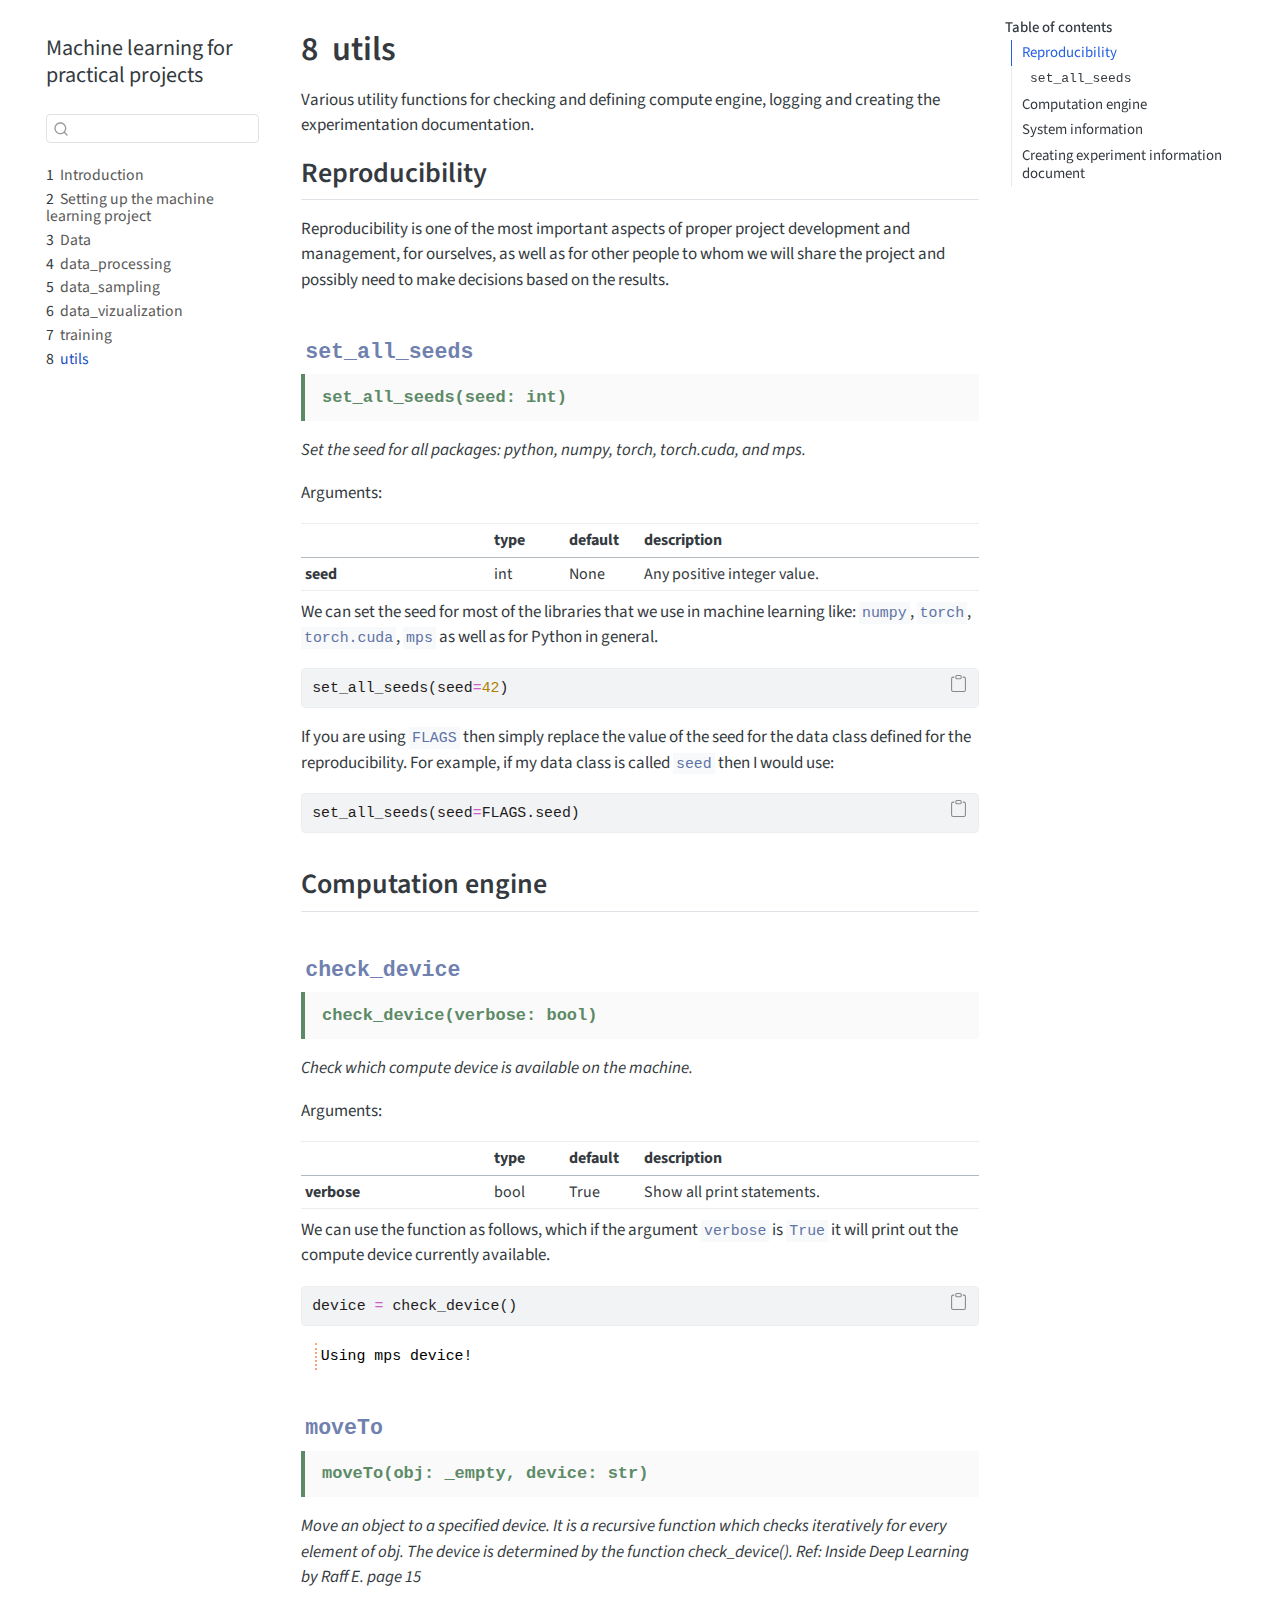
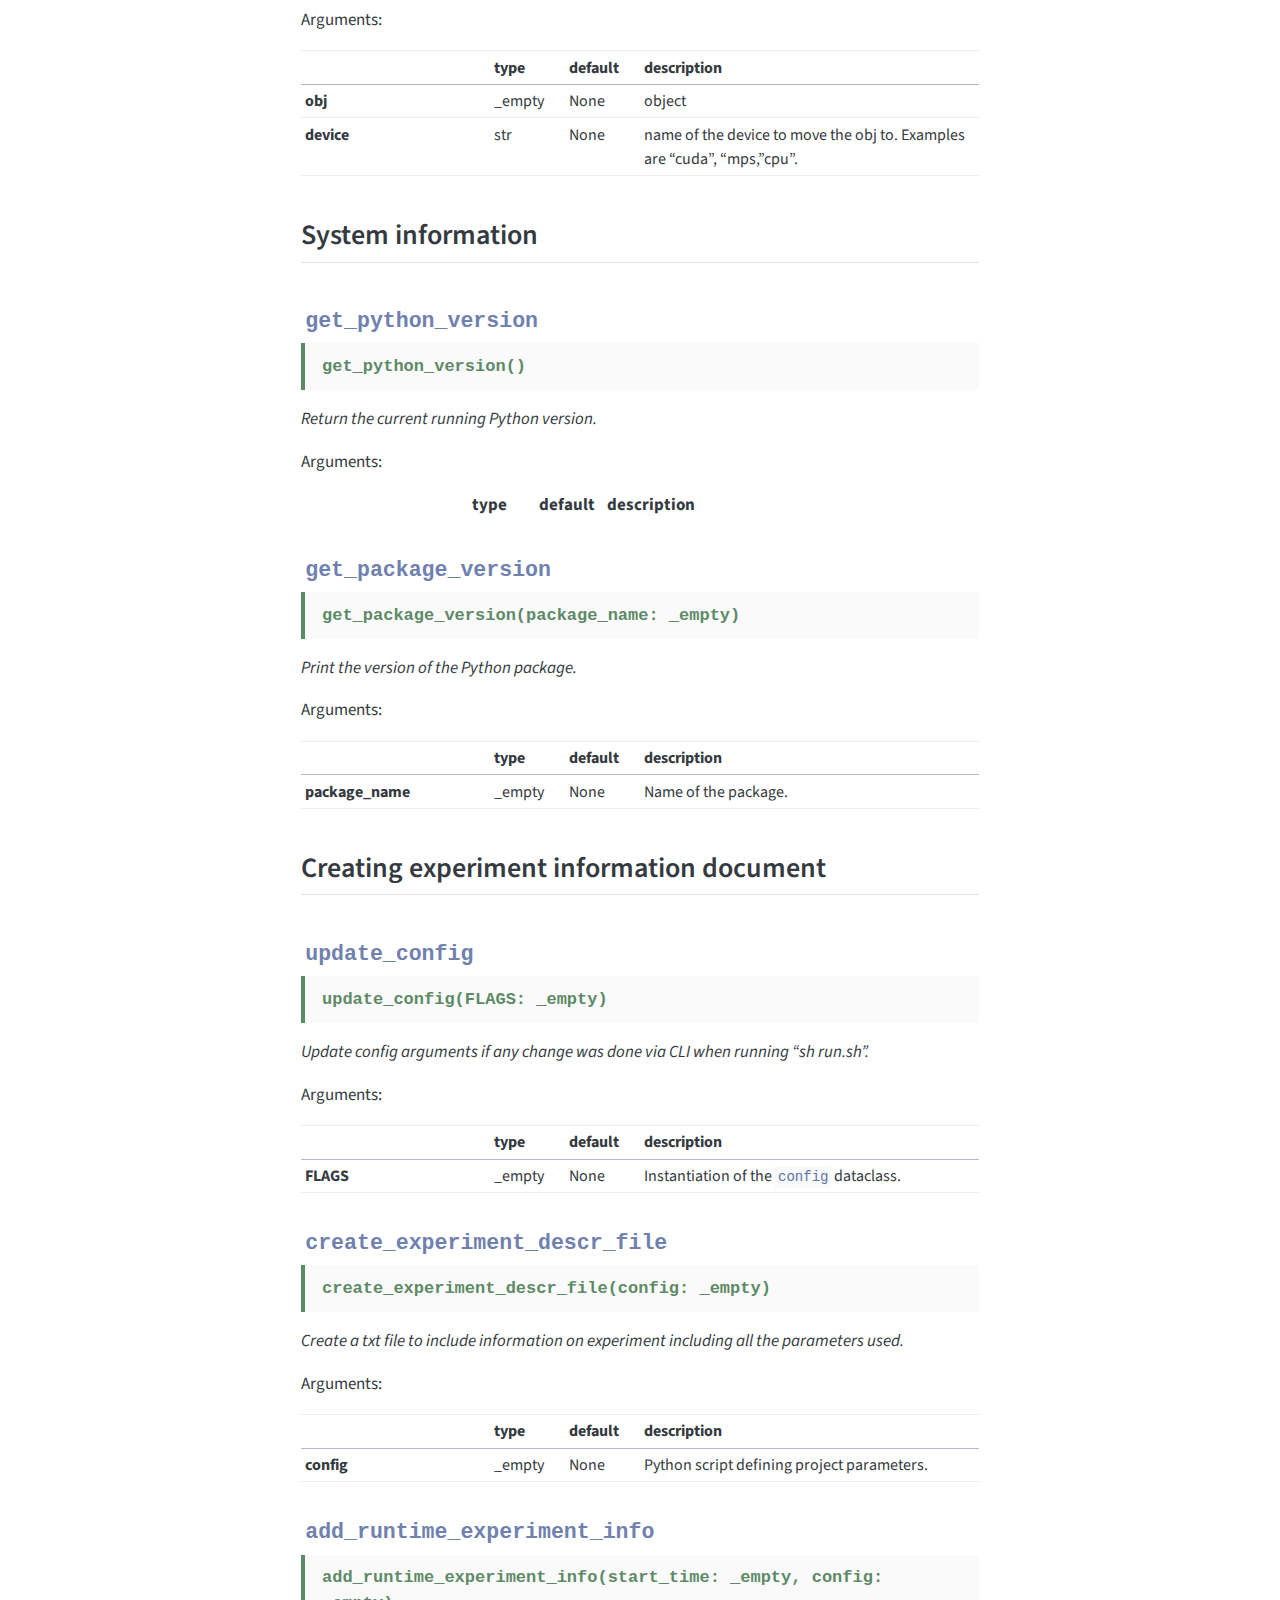
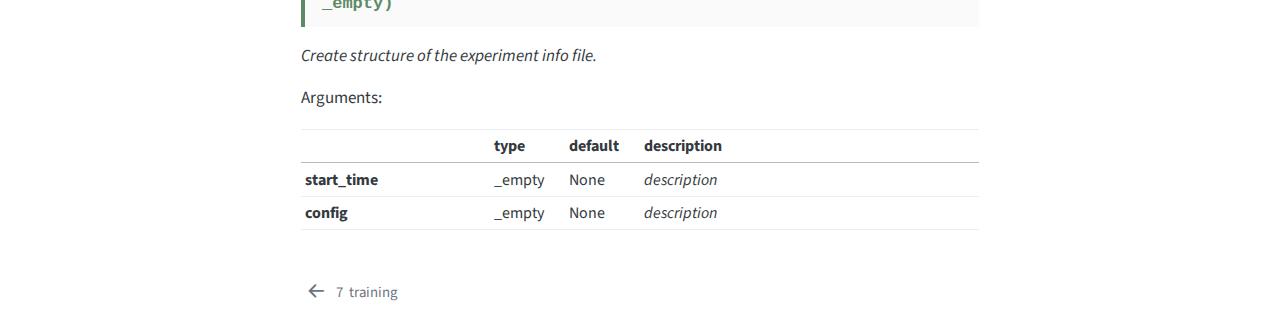
<file: docs/30_utils.html>
<!DOCTYPE html>
<html xmlns="http://www.w3.org/1999/xhtml" lang="en" xml:lang="en"><head>

<meta charset="utf-8">
<meta name="generator" content="quarto-1.4.549">

<meta name="viewport" content="width=device-width, initial-scale=1.0, user-scalable=yes">


<title>Machine learning for practical projects - 8&nbsp; utils</title>
<style>
code{white-space: pre-wrap;}
span.smallcaps{font-variant: small-caps;}
div.columns{display: flex; gap: min(4vw, 1.5em);}
div.column{flex: auto; overflow-x: auto;}
div.hanging-indent{margin-left: 1.5em; text-indent: -1.5em;}
ul.task-list{list-style: none;}
ul.task-list li input[type="checkbox"] {
  width: 0.8em;
  margin: 0 0.8em 0.2em -1em; /* quarto-specific, see https://github.com/quarto-dev/quarto-cli/issues/4556 */ 
  vertical-align: middle;
}
/* CSS for syntax highlighting */
pre > code.sourceCode { white-space: pre; position: relative; }
pre > code.sourceCode > span { line-height: 1.25; }
pre > code.sourceCode > span:empty { height: 1.2em; }
.sourceCode { overflow: visible; }
code.sourceCode > span { color: inherit; text-decoration: inherit; }
div.sourceCode { margin: 1em 0; }
pre.sourceCode { margin: 0; }
@media screen {
div.sourceCode { overflow: auto; }
}
@media print {
pre > code.sourceCode { white-space: pre-wrap; }
pre > code.sourceCode > span { text-indent: -5em; padding-left: 5em; }
}
pre.numberSource code
  { counter-reset: source-line 0; }
pre.numberSource code > span
  { position: relative; left: -4em; counter-increment: source-line; }
pre.numberSource code > span > a:first-child::before
  { content: counter(source-line);
    position: relative; left: -1em; text-align: right; vertical-align: baseline;
    border: none; display: inline-block;
    -webkit-touch-callout: none; -webkit-user-select: none;
    -khtml-user-select: none; -moz-user-select: none;
    -ms-user-select: none; user-select: none;
    padding: 0 4px; width: 4em;
  }
pre.numberSource { margin-left: 3em;  padding-left: 4px; }
div.sourceCode
  {   }
@media screen {
pre > code.sourceCode > span > a:first-child::before { text-decoration: underline; }
}
</style>


<script src="../site_libs/quarto-nav/quarto-nav.js"></script>
<script src="../site_libs/quarto-nav/headroom.min.js"></script>
<script src="../site_libs/clipboard/clipboard.min.js"></script>
<script src="../site_libs/quarto-search/autocomplete.umd.js"></script>
<script src="../site_libs/quarto-search/fuse.min.js"></script>
<script src="../site_libs/quarto-search/quarto-search.js"></script>
<meta name="quarto:offset" content="../">
<link href="../docs/models/20_training.html" rel="prev">
<script src="../site_libs/quarto-html/quarto.js"></script>
<script src="../site_libs/quarto-html/popper.min.js"></script>
<script src="../site_libs/quarto-html/tippy.umd.min.js"></script>
<script src="../site_libs/quarto-html/anchor.min.js"></script>
<link href="../site_libs/quarto-html/tippy.css" rel="stylesheet">
<link href="../site_libs/quarto-html/quarto-syntax-highlighting.css" rel="stylesheet" id="quarto-text-highlighting-styles">
<script src="../site_libs/bootstrap/bootstrap.min.js"></script>
<link href="../site_libs/bootstrap/bootstrap-icons.css" rel="stylesheet">
<link href="../site_libs/bootstrap/bootstrap.min.css" rel="stylesheet" id="quarto-bootstrap" data-mode="light">
<script id="quarto-search-options" type="application/json">{
  "location": "sidebar",
  "copy-button": false,
  "collapse-after": 3,
  "panel-placement": "start",
  "type": "textbox",
  "limit": 50,
  "keyboard-shortcut": [
    "f",
    "/",
    "s"
  ],
  "show-item-context": false,
  "language": {
    "search-no-results-text": "No results",
    "search-matching-documents-text": "matching documents",
    "search-copy-link-title": "Copy link to search",
    "search-hide-matches-text": "Hide additional matches",
    "search-more-match-text": "more match in this document",
    "search-more-matches-text": "more matches in this document",
    "search-clear-button-title": "Clear",
    "search-text-placeholder": "",
    "search-detached-cancel-button-title": "Cancel",
    "search-submit-button-title": "Submit",
    "search-label": "Search"
  }
}</script>


<link rel="stylesheet" href="../styles.css">
</head>

<body class="nav-sidebar floating">

<div id="quarto-search-results"></div>
  <header id="quarto-header" class="headroom fixed-top">
  <nav class="quarto-secondary-nav">
    <div class="container-fluid d-flex">
      <button type="button" class="quarto-btn-toggle btn" data-bs-toggle="collapse" data-bs-target=".quarto-sidebar-collapse-item" aria-controls="quarto-sidebar" aria-expanded="false" aria-label="Toggle sidebar navigation" onclick="if (window.quartoToggleHeadroom) { window.quartoToggleHeadroom(); }">
        <i class="bi bi-layout-text-sidebar-reverse"></i>
      </button>
        <nav class="quarto-page-breadcrumbs" aria-label="breadcrumb"><ol class="breadcrumb"><li class="breadcrumb-item"><a href="../docs/30_utils.html"><span class="chapter-number">8</span>&nbsp; <span class="chapter-title">utils</span></a></li></ol></nav>
        <a class="flex-grow-1" role="button" data-bs-toggle="collapse" data-bs-target=".quarto-sidebar-collapse-item" aria-controls="quarto-sidebar" aria-expanded="false" aria-label="Toggle sidebar navigation" onclick="if (window.quartoToggleHeadroom) { window.quartoToggleHeadroom(); }">      
        </a>
      <button type="button" class="btn quarto-search-button" aria-label="" onclick="window.quartoOpenSearch();">
        <i class="bi bi-search"></i>
      </button>
    </div>
  </nav>
</header>
<!-- content -->
<div id="quarto-content" class="quarto-container page-columns page-rows-contents page-layout-article">
<!-- sidebar -->
  <nav id="quarto-sidebar" class="sidebar collapse collapse-horizontal quarto-sidebar-collapse-item sidebar-navigation floating overflow-auto">
    <div class="pt-lg-2 mt-2 text-left sidebar-header">
    <div class="sidebar-title mb-0 py-0">
      <a href="../">Machine learning for practical projects</a> 
    </div>
      </div>
        <div class="mt-2 flex-shrink-0 align-items-center">
        <div class="sidebar-search">
        <div id="quarto-search" class="" title="Search"></div>
        </div>
        </div>
    <div class="sidebar-menu-container"> 
    <ul class="list-unstyled mt-1">
        <li class="sidebar-item">
  <div class="sidebar-item-container"> 
  <a href="../index.html" class="sidebar-item-text sidebar-link">
 <span class="menu-text"><span class="chapter-number">1</span>&nbsp; <span class="chapter-title">Introduction</span></span></a>
  </div>
</li>
        <li class="sidebar-item">
  <div class="sidebar-item-container"> 
  <a href="../docs/00_set_ml_project.html" class="sidebar-item-text sidebar-link">
 <span class="menu-text"><span class="chapter-number">2</span>&nbsp; <span class="chapter-title">Setting up the machine learning project</span></span></a>
  </div>
</li>
        <li class="sidebar-item">
  <div class="sidebar-item-container"> 
  <a href="../docs/data/01_data.html" class="sidebar-item-text sidebar-link">
 <span class="menu-text"><span class="chapter-number">3</span>&nbsp; <span class="chapter-title">Data</span></span></a>
  </div>
</li>
        <li class="sidebar-item">
  <div class="sidebar-item-container"> 
  <a href="../docs/data/02_data_processing.html" class="sidebar-item-text sidebar-link">
 <span class="menu-text"><span class="chapter-number">4</span>&nbsp; <span class="chapter-title">data_processing</span></span></a>
  </div>
</li>
        <li class="sidebar-item">
  <div class="sidebar-item-container"> 
  <a href="../docs/data/04_data_sampling.html" class="sidebar-item-text sidebar-link">
 <span class="menu-text"><span class="chapter-number">5</span>&nbsp; <span class="chapter-title">data_sampling</span></span></a>
  </div>
</li>
        <li class="sidebar-item">
  <div class="sidebar-item-container"> 
  <a href="../docs/data/03_data_vizualization.html" class="sidebar-item-text sidebar-link">
 <span class="menu-text"><span class="chapter-number">6</span>&nbsp; <span class="chapter-title">data_vizualization</span></span></a>
  </div>
</li>
        <li class="sidebar-item">
  <div class="sidebar-item-container"> 
  <a href="../docs/models/20_training.html" class="sidebar-item-text sidebar-link">
 <span class="menu-text"><span class="chapter-number">7</span>&nbsp; <span class="chapter-title">training</span></span></a>
  </div>
</li>
        <li class="sidebar-item">
  <div class="sidebar-item-container"> 
  <a href="../docs/30_utils.html" class="sidebar-item-text sidebar-link active">
 <span class="menu-text"><span class="chapter-number">8</span>&nbsp; <span class="chapter-title">utils</span></span></a>
  </div>
</li>
    </ul>
    </div>
</nav>
<div id="quarto-sidebar-glass" class="quarto-sidebar-collapse-item" data-bs-toggle="collapse" data-bs-target=".quarto-sidebar-collapse-item"></div>
<!-- margin-sidebar -->
    <div id="quarto-margin-sidebar" class="sidebar margin-sidebar">
        <nav id="TOC" role="doc-toc" class="toc-active">
    <h2 id="toc-title">Table of contents</h2>
   
  <ul>
  <li><a href="#reproducibility" id="toc-reproducibility" class="nav-link active" data-scroll-target="#reproducibility">Reproducibility</a>
  <ul>
  <li><a href="#set_all_seeds" id="toc-set_all_seeds" class="nav-link" data-scroll-target="#set_all_seeds"><code>set_all_seeds</code></a></li>
  </ul></li>
  <li><a href="#computation-engine" id="toc-computation-engine" class="nav-link" data-scroll-target="#computation-engine">Computation engine</a>
  <ul>
  <li><a href="#check_device" id="toc-check_device" class="nav-link" data-scroll-target="#check_device"><code>check_device</code></a></li>
  <li><a href="#moveto" id="toc-moveto" class="nav-link" data-scroll-target="#moveto"><code>moveTo</code></a></li>
  </ul></li>
  <li><a href="#system-information" id="toc-system-information" class="nav-link" data-scroll-target="#system-information">System information</a>
  <ul>
  <li><a href="#get_python_version" id="toc-get_python_version" class="nav-link" data-scroll-target="#get_python_version"><code>get_python_version</code></a></li>
  <li><a href="#get_package_version" id="toc-get_package_version" class="nav-link" data-scroll-target="#get_package_version"><code>get_package_version</code></a></li>
  </ul></li>
  <li><a href="#creating-experiment-information-document" id="toc-creating-experiment-information-document" class="nav-link" data-scroll-target="#creating-experiment-information-document">Creating experiment information document</a>
  <ul>
  <li><a href="#update_config" id="toc-update_config" class="nav-link" data-scroll-target="#update_config"><code>update_config</code></a></li>
  <li><a href="#create_experiment_descr_file" id="toc-create_experiment_descr_file" class="nav-link" data-scroll-target="#create_experiment_descr_file"><code>create_experiment_descr_file</code></a></li>
  <li><a href="#add_runtime_experiment_info" id="toc-add_runtime_experiment_info" class="nav-link" data-scroll-target="#add_runtime_experiment_info"><code>add_runtime_experiment_info</code></a></li>
  </ul></li>
  </ul>
</nav>
    </div>
<!-- main -->
<main class="content" id="quarto-document-content">

<header id="title-block-header" class="quarto-title-block default">
<div class="quarto-title">
<h1 class="title"><span class="chapter-number">8</span>&nbsp; <span class="chapter-title">utils</span></h1>
</div>



<div class="quarto-title-meta">

    
  
    
  </div>
  


</header>


<p>Various utility functions for checking and defining compute engine, logging and creating the experimentation documentation.</p>
<section id="reproducibility" class="level2 unnumbered">
<h2 class="unnumbered anchored" data-anchor-id="reproducibility">Reproducibility</h2>
<p>Reproducibility is one of the most important aspects of proper project development and management, for ourselves, as well as for other people to whom we will share the project and possibly need to make decisions based on the results.</p>
<div id="30f19695" class="cell" data-execution_count="2">
<section id="set_all_seeds" class="level3 unnumbered cell-output cell-output-display cell-output-markdown">
<h3 class="unnumbered anchored" data-anchor-id="set_all_seeds"><code>set_all_seeds</code></h3>
<blockquote class="blockquote">
<p>set_all_seeds(seed: int)</p>
</blockquote>
<p><em>Set the seed for all packages: python, numpy, torch, torch.cuda, and mps.</em></p>
<p>Arguments:</p>
<table class="table table-sm table-striped small">
<colgroup>
<col style="width: 25%">
<col style="width: 10%">
<col style="width: 10%">
<col style="width: 45%">
</colgroup>
<thead>
<tr class="header">
<th></th>
<th>type</th>
<th>default</th>
<th>description</th>
</tr>
</thead>
<tbody>
<tr class="odd">
<td><strong>seed</strong></td>
<td>int</td>
<td>None</td>
<td>Any positive integer value.</td>
</tr>
</tbody>
</table>
</section>
</div>
<p>We can set the seed for most of the libraries that we use in machine learning like: <code>numpy</code>, <code>torch</code>, <code>torch.cuda</code>, <code>mps</code> as well as for Python in general.</p>
<div id="96c4421a" class="cell" data-execution_count="3">
<div class="sourceCode cell-code" id="cb1"><pre class="sourceCode python code-with-copy"><code class="sourceCode python"><span id="cb1-1"><a href="#cb1-1" aria-hidden="true" tabindex="-1"></a>set_all_seeds(seed<span class="op">=</span><span class="dv">42</span>)</span></code><button title="Copy to Clipboard" class="code-copy-button"><i class="bi"></i></button></pre></div>
</div>
<p>If you are using <code>FLAGS</code> then simply replace the value of the seed for the data class defined for the reproducibility. For example, if my data class is called <code>seed</code> then I would use:</p>
<div class="sourceCode" id="cb2"><pre class="sourceCode python code-with-copy"><code class="sourceCode python"><span id="cb2-1"><a href="#cb2-1" aria-hidden="true" tabindex="-1"></a>set_all_seeds(seed<span class="op">=</span>FLAGS.seed)</span></code><button title="Copy to Clipboard" class="code-copy-button"><i class="bi"></i></button></pre></div>
</section>
<section id="computation-engine" class="level2 unnumbered">
<h2 class="unnumbered anchored" data-anchor-id="computation-engine">Computation engine</h2>
<div id="30b2961e" class="cell" data-execution_count="4">
<section id="check_device" class="level3 unnumbered cell-output cell-output-display cell-output-markdown">
<h3 class="unnumbered anchored" data-anchor-id="check_device"><code>check_device</code></h3>
<blockquote class="blockquote">
<p>check_device(verbose: bool)</p>
</blockquote>
<p><em>Check which compute device is available on the machine.</em></p>
<p>Arguments:</p>
<table class="table table-sm table-striped small">
<colgroup>
<col style="width: 25%">
<col style="width: 10%">
<col style="width: 10%">
<col style="width: 45%">
</colgroup>
<thead>
<tr class="header">
<th></th>
<th>type</th>
<th>default</th>
<th>description</th>
</tr>
</thead>
<tbody>
<tr class="odd">
<td><strong>verbose</strong></td>
<td>bool</td>
<td>True</td>
<td>Show all print statements.</td>
</tr>
</tbody>
</table>
</section>
</div>
<p>We can use the function as follows, which if the argument <code>verbose</code> is <code>True</code> it will print out the compute device currently available.</p>
<div id="110e6774" class="cell" data-execution_count="5">
<div class="sourceCode cell-code" id="cb3"><pre class="sourceCode python code-with-copy"><code class="sourceCode python"><span id="cb3-1"><a href="#cb3-1" aria-hidden="true" tabindex="-1"></a>device <span class="op">=</span> check_device()</span></code><button title="Copy to Clipboard" class="code-copy-button"><i class="bi"></i></button></pre></div>
<div class="cell-output cell-output-stdout">
<pre><code>Using mps device!</code></pre>
</div>
</div>
<div id="5dea0064" class="cell" data-execution_count="6">
<section id="moveto" class="level3 unnumbered cell-output cell-output-display cell-output-markdown">
<h3 class="unnumbered anchored" data-anchor-id="moveto"><code>moveTo</code></h3>
<blockquote class="blockquote">
<p>moveTo(obj: _empty, device: str)</p>
</blockquote>
<p><em>Move an object to a specified device. It is a recursive function which checks iteratively for every element of obj. The device is determined by the function check_device(). Ref: Inside Deep Learning by Raff E. page 15</em></p>
<p>Arguments:</p>
<table class="table table-sm table-striped small">
<colgroup>
<col style="width: 25%">
<col style="width: 10%">
<col style="width: 10%">
<col style="width: 45%">
</colgroup>
<thead>
<tr class="header">
<th></th>
<th>type</th>
<th>default</th>
<th>description</th>
</tr>
</thead>
<tbody>
<tr class="odd">
<td><strong>obj</strong></td>
<td>_empty</td>
<td>None</td>
<td>object</td>
</tr>
<tr class="even">
<td><strong>device</strong></td>
<td>str</td>
<td>None</td>
<td>name of the device to move the obj to. Examples are “cuda”, “mps,”cpu”.</td>
</tr>
</tbody>
</table>
</section>
</div>
</section>
<section id="system-information" class="level2 unnumbered">
<h2 class="unnumbered anchored" data-anchor-id="system-information">System information</h2>
<div id="156202a8" class="cell" data-execution_count="7">
<section id="get_python_version" class="level3 unnumbered cell-output cell-output-display cell-output-markdown">
<h3 class="unnumbered anchored" data-anchor-id="get_python_version"><code>get_python_version</code></h3>
<blockquote class="blockquote">
<p>get_python_version()</p>
</blockquote>
<p><em>Return the current running Python version. </em></p>
<p>Arguments:</p>
<table style="width:90%;">
<colgroup>
<col style="width: 25%">
<col style="width: 10%">
<col style="width: 10%">
<col style="width: 45%">
</colgroup>
<thead>
<tr class="header">
<th></th>
<th>type</th>
<th>default</th>
<th>description</th>
</tr>
</thead>

</table>
</section>
</div>
<div id="85376b82" class="cell" data-execution_count="8">
<section id="get_package_version" class="level3 unnumbered cell-output cell-output-display cell-output-markdown">
<h3 class="unnumbered anchored" data-anchor-id="get_package_version"><code>get_package_version</code></h3>
<blockquote class="blockquote">
<p>get_package_version(package_name: _empty)</p>
</blockquote>
<p><em>Print the version of the Python package.</em></p>
<p>Arguments:</p>
<table class="table table-sm table-striped small">
<colgroup>
<col style="width: 25%">
<col style="width: 10%">
<col style="width: 10%">
<col style="width: 45%">
</colgroup>
<thead>
<tr class="header">
<th></th>
<th>type</th>
<th>default</th>
<th>description</th>
</tr>
</thead>
<tbody>
<tr class="odd">
<td><strong>package_name</strong></td>
<td>_empty</td>
<td>None</td>
<td>Name of the package.</td>
</tr>
</tbody>
</table>
</section>
</div>
</section>
<section id="creating-experiment-information-document" class="level2 unnumbered">
<h2 class="unnumbered anchored" data-anchor-id="creating-experiment-information-document">Creating experiment information document</h2>
<div id="ebb52ffd" class="cell" data-execution_count="9">
<section id="update_config" class="level3 unnumbered cell-output cell-output-display cell-output-markdown">
<h3 class="unnumbered anchored" data-anchor-id="update_config"><code>update_config</code></h3>
<blockquote class="blockquote">
<p>update_config(FLAGS: _empty)</p>
</blockquote>
<p><em>Update config arguments if any change was done via CLI when running “sh run.sh”.</em></p>
<p>Arguments:</p>
<table class="table table-sm table-striped small">
<colgroup>
<col style="width: 25%">
<col style="width: 10%">
<col style="width: 10%">
<col style="width: 45%">
</colgroup>
<thead>
<tr class="header">
<th></th>
<th>type</th>
<th>default</th>
<th>description</th>
</tr>
</thead>
<tbody>
<tr class="odd">
<td><strong>FLAGS</strong></td>
<td>_empty</td>
<td>None</td>
<td>Instantiation of the <code>config</code> dataclass.</td>
</tr>
</tbody>
</table>
</section>
</div>
<div id="542f1594" class="cell" data-execution_count="10">
<section id="create_experiment_descr_file" class="level3 unnumbered cell-output cell-output-display cell-output-markdown">
<h3 class="unnumbered anchored" data-anchor-id="create_experiment_descr_file"><code>create_experiment_descr_file</code></h3>
<blockquote class="blockquote">
<p>create_experiment_descr_file(config: _empty)</p>
</blockquote>
<p><em>Create a txt file to include information on experiment including all the parameters used.</em></p>
<p>Arguments:</p>
<table class="table table-sm table-striped small">
<colgroup>
<col style="width: 25%">
<col style="width: 10%">
<col style="width: 10%">
<col style="width: 45%">
</colgroup>
<thead>
<tr class="header">
<th></th>
<th>type</th>
<th>default</th>
<th>description</th>
</tr>
</thead>
<tbody>
<tr class="odd">
<td><strong>config</strong></td>
<td>_empty</td>
<td>None</td>
<td>Python script defining project parameters.</td>
</tr>
</tbody>
</table>
</section>
</div>
<div id="9dfbc6cf" class="cell" data-execution_count="11">
<section id="add_runtime_experiment_info" class="level3 unnumbered cell-output cell-output-display cell-output-markdown">
<h3 class="unnumbered anchored" data-anchor-id="add_runtime_experiment_info"><code>add_runtime_experiment_info</code></h3>
<blockquote class="blockquote">
<p>add_runtime_experiment_info(start_time: _empty, config: _empty)</p>
</blockquote>
<p><em>Create structure of the experiment info file.</em></p>
<p>Arguments:</p>
<table class="table table-sm table-striped small">
<colgroup>
<col style="width: 25%">
<col style="width: 10%">
<col style="width: 10%">
<col style="width: 45%">
</colgroup>
<thead>
<tr class="header">
<th></th>
<th>type</th>
<th>default</th>
<th>description</th>
</tr>
</thead>
<tbody>
<tr class="odd">
<td><strong>start_time</strong></td>
<td>_empty</td>
<td>None</td>
<td><em>description</em></td>
</tr>
<tr class="even">
<td><strong>config</strong></td>
<td>_empty</td>
<td>None</td>
<td><em>description</em></td>
</tr>
</tbody>
</table>
</section>
</div>


</section>

</main> <!-- /main -->
<script id="quarto-html-after-body" type="application/javascript">
window.document.addEventListener("DOMContentLoaded", function (event) {
  const toggleBodyColorMode = (bsSheetEl) => {
    const mode = bsSheetEl.getAttribute("data-mode");
    const bodyEl = window.document.querySelector("body");
    if (mode === "dark") {
      bodyEl.classList.add("quarto-dark");
      bodyEl.classList.remove("quarto-light");
    } else {
      bodyEl.classList.add("quarto-light");
      bodyEl.classList.remove("quarto-dark");
    }
  }
  const toggleBodyColorPrimary = () => {
    const bsSheetEl = window.document.querySelector("link#quarto-bootstrap");
    if (bsSheetEl) {
      toggleBodyColorMode(bsSheetEl);
    }
  }
  toggleBodyColorPrimary();  
  const icon = "";
  const anchorJS = new window.AnchorJS();
  anchorJS.options = {
    placement: 'right',
    icon: icon
  };
  anchorJS.add('.anchored');
  const isCodeAnnotation = (el) => {
    for (const clz of el.classList) {
      if (clz.startsWith('code-annotation-')) {                     
        return true;
      }
    }
    return false;
  }
  const clipboard = new window.ClipboardJS('.code-copy-button', {
    text: function(trigger) {
      const codeEl = trigger.previousElementSibling.cloneNode(true);
      for (const childEl of codeEl.children) {
        if (isCodeAnnotation(childEl)) {
          childEl.remove();
        }
      }
      return codeEl.innerText;
    }
  });
  clipboard.on('success', function(e) {
    // button target
    const button = e.trigger;
    // don't keep focus
    button.blur();
    // flash "checked"
    button.classList.add('code-copy-button-checked');
    var currentTitle = button.getAttribute("title");
    button.setAttribute("title", "Copied!");
    let tooltip;
    if (window.bootstrap) {
      button.setAttribute("data-bs-toggle", "tooltip");
      button.setAttribute("data-bs-placement", "left");
      button.setAttribute("data-bs-title", "Copied!");
      tooltip = new bootstrap.Tooltip(button, 
        { trigger: "manual", 
          customClass: "code-copy-button-tooltip",
          offset: [0, -8]});
      tooltip.show();    
    }
    setTimeout(function() {
      if (tooltip) {
        tooltip.hide();
        button.removeAttribute("data-bs-title");
        button.removeAttribute("data-bs-toggle");
        button.removeAttribute("data-bs-placement");
      }
      button.setAttribute("title", currentTitle);
      button.classList.remove('code-copy-button-checked');
    }, 1000);
    // clear code selection
    e.clearSelection();
  });
  function tippyHover(el, contentFn, onTriggerFn, onUntriggerFn) {
    const config = {
      allowHTML: true,
      maxWidth: 500,
      delay: 100,
      arrow: false,
      appendTo: function(el) {
          return el.parentElement;
      },
      interactive: true,
      interactiveBorder: 10,
      theme: 'quarto',
      placement: 'bottom-start',
    };
    if (contentFn) {
      config.content = contentFn;
    }
    if (onTriggerFn) {
      config.onTrigger = onTriggerFn;
    }
    if (onUntriggerFn) {
      config.onUntrigger = onUntriggerFn;
    }
    window.tippy(el, config); 
  }
  const noterefs = window.document.querySelectorAll('a[role="doc-noteref"]');
  for (var i=0; i<noterefs.length; i++) {
    const ref = noterefs[i];
    tippyHover(ref, function() {
      // use id or data attribute instead here
      let href = ref.getAttribute('data-footnote-href') || ref.getAttribute('href');
      try { href = new URL(href).hash; } catch {}
      const id = href.replace(/^#\/?/, "");
      const note = window.document.getElementById(id);
      return note.innerHTML;
    });
  }
  const xrefs = window.document.querySelectorAll('a.quarto-xref');
  const processXRef = (id, note) => {
    // Strip column container classes
    const stripColumnClz = (el) => {
      el.classList.remove("page-full", "page-columns");
      if (el.children) {
        for (const child of el.children) {
          stripColumnClz(child);
        }
      }
    }
    stripColumnClz(note)
    if (id === null || id.startsWith('sec-')) {
      // Special case sections, only their first couple elements
      const container = document.createElement("div");
      if (note.children && note.children.length > 2) {
        container.appendChild(note.children[0].cloneNode(true));
        for (let i = 1; i < note.children.length; i++) {
          const child = note.children[i];
          if (child.tagName === "P" && child.innerText === "") {
            continue;
          } else {
            container.appendChild(child.cloneNode(true));
            break;
          }
        }
        if (window.Quarto?.typesetMath) {
          window.Quarto.typesetMath(container);
        }
        return container.innerHTML
      } else {
        if (window.Quarto?.typesetMath) {
          window.Quarto.typesetMath(note);
        }
        return note.innerHTML;
      }
    } else {
      // Remove any anchor links if they are present
      const anchorLink = note.querySelector('a.anchorjs-link');
      if (anchorLink) {
        anchorLink.remove();
      }
      if (window.Quarto?.typesetMath) {
        window.Quarto.typesetMath(note);
      }
      // TODO in 1.5, we should make sure this works without a callout special case
      if (note.classList.contains("callout")) {
        return note.outerHTML;
      } else {
        return note.innerHTML;
      }
    }
  }
  for (var i=0; i<xrefs.length; i++) {
    const xref = xrefs[i];
    tippyHover(xref, undefined, function(instance) {
      instance.disable();
      let url = xref.getAttribute('href');
      let hash = undefined; 
      if (url.startsWith('#')) {
        hash = url;
      } else {
        try { hash = new URL(url).hash; } catch {}
      }
      if (hash) {
        const id = hash.replace(/^#\/?/, "");
        const note = window.document.getElementById(id);
        if (note !== null) {
          try {
            const html = processXRef(id, note.cloneNode(true));
            instance.setContent(html);
          } finally {
            instance.enable();
            instance.show();
          }
        } else {
          // See if we can fetch this
          fetch(url.split('#')[0])
          .then(res => res.text())
          .then(html => {
            const parser = new DOMParser();
            const htmlDoc = parser.parseFromString(html, "text/html");
            const note = htmlDoc.getElementById(id);
            if (note !== null) {
              const html = processXRef(id, note);
              instance.setContent(html);
            } 
          }).finally(() => {
            instance.enable();
            instance.show();
          });
        }
      } else {
        // See if we can fetch a full url (with no hash to target)
        // This is a special case and we should probably do some content thinning / targeting
        fetch(url)
        .then(res => res.text())
        .then(html => {
          const parser = new DOMParser();
          const htmlDoc = parser.parseFromString(html, "text/html");
          const note = htmlDoc.querySelector('main.content');
          if (note !== null) {
            // This should only happen for chapter cross references
            // (since there is no id in the URL)
            // remove the first header
            if (note.children.length > 0 && note.children[0].tagName === "HEADER") {
              note.children[0].remove();
            }
            const html = processXRef(null, note);
            instance.setContent(html);
          } 
        }).finally(() => {
          instance.enable();
          instance.show();
        });
      }
    }, function(instance) {
    });
  }
      let selectedAnnoteEl;
      const selectorForAnnotation = ( cell, annotation) => {
        let cellAttr = 'data-code-cell="' + cell + '"';
        let lineAttr = 'data-code-annotation="' +  annotation + '"';
        const selector = 'span[' + cellAttr + '][' + lineAttr + ']';
        return selector;
      }
      const selectCodeLines = (annoteEl) => {
        const doc = window.document;
        const targetCell = annoteEl.getAttribute("data-target-cell");
        const targetAnnotation = annoteEl.getAttribute("data-target-annotation");
        const annoteSpan = window.document.querySelector(selectorForAnnotation(targetCell, targetAnnotation));
        const lines = annoteSpan.getAttribute("data-code-lines").split(",");
        const lineIds = lines.map((line) => {
          return targetCell + "-" + line;
        })
        let top = null;
        let height = null;
        let parent = null;
        if (lineIds.length > 0) {
            //compute the position of the single el (top and bottom and make a div)
            const el = window.document.getElementById(lineIds[0]);
            top = el.offsetTop;
            height = el.offsetHeight;
            parent = el.parentElement.parentElement;
          if (lineIds.length > 1) {
            const lastEl = window.document.getElementById(lineIds[lineIds.length - 1]);
            const bottom = lastEl.offsetTop + lastEl.offsetHeight;
            height = bottom - top;
          }
          if (top !== null && height !== null && parent !== null) {
            // cook up a div (if necessary) and position it 
            let div = window.document.getElementById("code-annotation-line-highlight");
            if (div === null) {
              div = window.document.createElement("div");
              div.setAttribute("id", "code-annotation-line-highlight");
              div.style.position = 'absolute';
              parent.appendChild(div);
            }
            div.style.top = top - 2 + "px";
            div.style.height = height + 4 + "px";
            div.style.left = 0;
            let gutterDiv = window.document.getElementById("code-annotation-line-highlight-gutter");
            if (gutterDiv === null) {
              gutterDiv = window.document.createElement("div");
              gutterDiv.setAttribute("id", "code-annotation-line-highlight-gutter");
              gutterDiv.style.position = 'absolute';
              const codeCell = window.document.getElementById(targetCell);
              const gutter = codeCell.querySelector('.code-annotation-gutter');
              gutter.appendChild(gutterDiv);
            }
            gutterDiv.style.top = top - 2 + "px";
            gutterDiv.style.height = height + 4 + "px";
          }
          selectedAnnoteEl = annoteEl;
        }
      };
      const unselectCodeLines = () => {
        const elementsIds = ["code-annotation-line-highlight", "code-annotation-line-highlight-gutter"];
        elementsIds.forEach((elId) => {
          const div = window.document.getElementById(elId);
          if (div) {
            div.remove();
          }
        });
        selectedAnnoteEl = undefined;
      };
        // Handle positioning of the toggle
    window.addEventListener(
      "resize",
      throttle(() => {
        elRect = undefined;
        if (selectedAnnoteEl) {
          selectCodeLines(selectedAnnoteEl);
        }
      }, 10)
    );
    function throttle(fn, ms) {
    let throttle = false;
    let timer;
      return (...args) => {
        if(!throttle) { // first call gets through
            fn.apply(this, args);
            throttle = true;
        } else { // all the others get throttled
            if(timer) clearTimeout(timer); // cancel #2
            timer = setTimeout(() => {
              fn.apply(this, args);
              timer = throttle = false;
            }, ms);
        }
      };
    }
      // Attach click handler to the DT
      const annoteDls = window.document.querySelectorAll('dt[data-target-cell]');
      for (const annoteDlNode of annoteDls) {
        annoteDlNode.addEventListener('click', (event) => {
          const clickedEl = event.target;
          if (clickedEl !== selectedAnnoteEl) {
            unselectCodeLines();
            const activeEl = window.document.querySelector('dt[data-target-cell].code-annotation-active');
            if (activeEl) {
              activeEl.classList.remove('code-annotation-active');
            }
            selectCodeLines(clickedEl);
            clickedEl.classList.add('code-annotation-active');
          } else {
            // Unselect the line
            unselectCodeLines();
            clickedEl.classList.remove('code-annotation-active');
          }
        });
      }
  const findCites = (el) => {
    const parentEl = el.parentElement;
    if (parentEl) {
      const cites = parentEl.dataset.cites;
      if (cites) {
        return {
          el,
          cites: cites.split(' ')
        };
      } else {
        return findCites(el.parentElement)
      }
    } else {
      return undefined;
    }
  };
  var bibliorefs = window.document.querySelectorAll('a[role="doc-biblioref"]');
  for (var i=0; i<bibliorefs.length; i++) {
    const ref = bibliorefs[i];
    const citeInfo = findCites(ref);
    if (citeInfo) {
      tippyHover(citeInfo.el, function() {
        var popup = window.document.createElement('div');
        citeInfo.cites.forEach(function(cite) {
          var citeDiv = window.document.createElement('div');
          citeDiv.classList.add('hanging-indent');
          citeDiv.classList.add('csl-entry');
          var biblioDiv = window.document.getElementById('ref-' + cite);
          if (biblioDiv) {
            citeDiv.innerHTML = biblioDiv.innerHTML;
          }
          popup.appendChild(citeDiv);
        });
        return popup.innerHTML;
      });
    }
  }
});
</script>
<nav class="page-navigation">
  <div class="nav-page nav-page-previous">
      <a href="../docs/models/20_training.html" class="pagination-link  aria-label=" &lt;span="">
        <i class="bi bi-arrow-left-short"></i> <span class="nav-page-text"><span class="chapter-number">7</span>&nbsp; <span class="chapter-title">training</span></span>
      </a>          
  </div>
  <div class="nav-page nav-page-next">
  </div>
</nav>
</div> <!-- /content -->




</body></html>
</file>
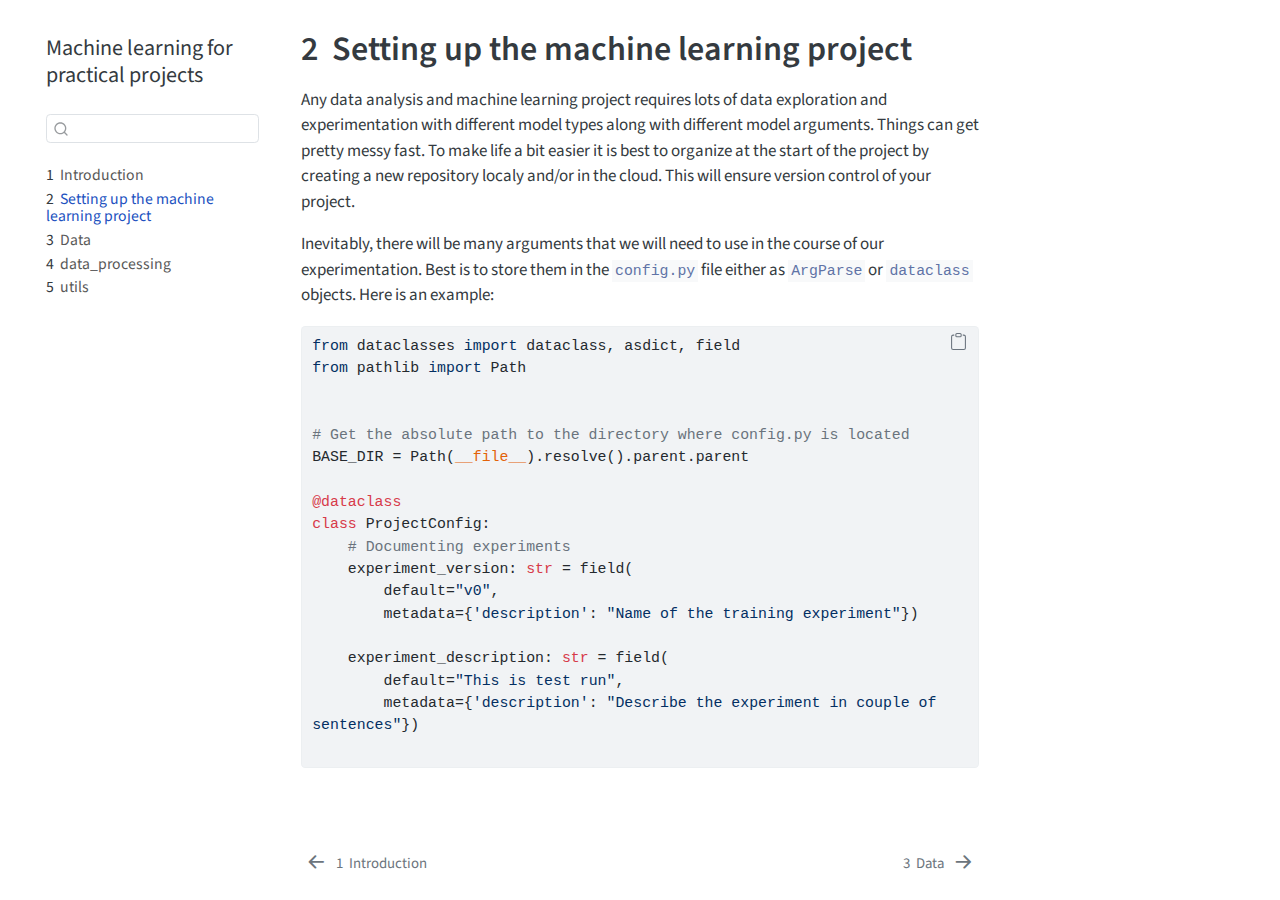
<file: _book/docs/00_set_ml_project.html>
<!DOCTYPE html>
<html xmlns="http://www.w3.org/1999/xhtml" lang="en" xml:lang="en"><head>

<meta charset="utf-8">
<meta name="generator" content="quarto-1.4.549">

<meta name="viewport" content="width=device-width, initial-scale=1.0, user-scalable=yes">


<title>Machine learning for practical projects - 2&nbsp; Setting up the machine learning project</title>
<style>
code{white-space: pre-wrap;}
span.smallcaps{font-variant: small-caps;}
div.columns{display: flex; gap: min(4vw, 1.5em);}
div.column{flex: auto; overflow-x: auto;}
div.hanging-indent{margin-left: 1.5em; text-indent: -1.5em;}
ul.task-list{list-style: none;}
ul.task-list li input[type="checkbox"] {
  width: 0.8em;
  margin: 0 0.8em 0.2em -1em; /* quarto-specific, see https://github.com/quarto-dev/quarto-cli/issues/4556 */ 
  vertical-align: middle;
}
/* CSS for syntax highlighting */
pre > code.sourceCode { white-space: pre; position: relative; }
pre > code.sourceCode > span { line-height: 1.25; }
pre > code.sourceCode > span:empty { height: 1.2em; }
.sourceCode { overflow: visible; }
code.sourceCode > span { color: inherit; text-decoration: inherit; }
div.sourceCode { margin: 1em 0; }
pre.sourceCode { margin: 0; }
@media screen {
div.sourceCode { overflow: auto; }
}
@media print {
pre > code.sourceCode { white-space: pre-wrap; }
pre > code.sourceCode > span { text-indent: -5em; padding-left: 5em; }
}
pre.numberSource code
  { counter-reset: source-line 0; }
pre.numberSource code > span
  { position: relative; left: -4em; counter-increment: source-line; }
pre.numberSource code > span > a:first-child::before
  { content: counter(source-line);
    position: relative; left: -1em; text-align: right; vertical-align: baseline;
    border: none; display: inline-block;
    -webkit-touch-callout: none; -webkit-user-select: none;
    -khtml-user-select: none; -moz-user-select: none;
    -ms-user-select: none; user-select: none;
    padding: 0 4px; width: 4em;
  }
pre.numberSource { margin-left: 3em;  padding-left: 4px; }
div.sourceCode
  {   }
@media screen {
pre > code.sourceCode > span > a:first-child::before { text-decoration: underline; }
}
</style>


<script src="../site_libs/quarto-nav/quarto-nav.js"></script>
<script src="../site_libs/quarto-nav/headroom.min.js"></script>
<script src="../site_libs/clipboard/clipboard.min.js"></script>
<script src="../site_libs/quarto-search/autocomplete.umd.js"></script>
<script src="../site_libs/quarto-search/fuse.min.js"></script>
<script src="../site_libs/quarto-search/quarto-search.js"></script>
<meta name="quarto:offset" content="../">
<link href="../docs/data/01_data.html" rel="next">
<link href="../index.html" rel="prev">
<script src="../site_libs/quarto-html/quarto.js"></script>
<script src="../site_libs/quarto-html/popper.min.js"></script>
<script src="../site_libs/quarto-html/tippy.umd.min.js"></script>
<script src="../site_libs/quarto-html/anchor.min.js"></script>
<link href="../site_libs/quarto-html/tippy.css" rel="stylesheet">
<link href="../site_libs/quarto-html/quarto-syntax-highlighting.css" rel="stylesheet" id="quarto-text-highlighting-styles">
<script src="../site_libs/bootstrap/bootstrap.min.js"></script>
<link href="../site_libs/bootstrap/bootstrap-icons.css" rel="stylesheet">
<link href="../site_libs/bootstrap/bootstrap.min.css" rel="stylesheet" id="quarto-bootstrap" data-mode="light">
<script id="quarto-search-options" type="application/json">{
  "location": "sidebar",
  "copy-button": false,
  "collapse-after": 3,
  "panel-placement": "start",
  "type": "textbox",
  "limit": 50,
  "keyboard-shortcut": [
    "f",
    "/",
    "s"
  ],
  "show-item-context": false,
  "language": {
    "search-no-results-text": "No results",
    "search-matching-documents-text": "matching documents",
    "search-copy-link-title": "Copy link to search",
    "search-hide-matches-text": "Hide additional matches",
    "search-more-match-text": "more match in this document",
    "search-more-matches-text": "more matches in this document",
    "search-clear-button-title": "Clear",
    "search-text-placeholder": "",
    "search-detached-cancel-button-title": "Cancel",
    "search-submit-button-title": "Submit",
    "search-label": "Search"
  }
}</script>


<link rel="stylesheet" href="../styles.css">
</head>

<body class="nav-sidebar floating">

<div id="quarto-search-results"></div>
  <header id="quarto-header" class="headroom fixed-top">
  <nav class="quarto-secondary-nav">
    <div class="container-fluid d-flex">
      <button type="button" class="quarto-btn-toggle btn" data-bs-toggle="collapse" data-bs-target=".quarto-sidebar-collapse-item" aria-controls="quarto-sidebar" aria-expanded="false" aria-label="Toggle sidebar navigation" onclick="if (window.quartoToggleHeadroom) { window.quartoToggleHeadroom(); }">
        <i class="bi bi-layout-text-sidebar-reverse"></i>
      </button>
        <nav class="quarto-page-breadcrumbs" aria-label="breadcrumb"><ol class="breadcrumb"><li class="breadcrumb-item"><a href="../docs/00_set_ml_project.html"><span class="chapter-number">2</span>&nbsp; <span class="chapter-title">Setting up the machine learning project</span></a></li></ol></nav>
        <a class="flex-grow-1" role="button" data-bs-toggle="collapse" data-bs-target=".quarto-sidebar-collapse-item" aria-controls="quarto-sidebar" aria-expanded="false" aria-label="Toggle sidebar navigation" onclick="if (window.quartoToggleHeadroom) { window.quartoToggleHeadroom(); }">      
        </a>
      <button type="button" class="btn quarto-search-button" aria-label="" onclick="window.quartoOpenSearch();">
        <i class="bi bi-search"></i>
      </button>
    </div>
  </nav>
</header>
<!-- content -->
<div id="quarto-content" class="quarto-container page-columns page-rows-contents page-layout-article">
<!-- sidebar -->
  <nav id="quarto-sidebar" class="sidebar collapse collapse-horizontal quarto-sidebar-collapse-item sidebar-navigation floating overflow-auto">
    <div class="pt-lg-2 mt-2 text-left sidebar-header">
    <div class="sidebar-title mb-0 py-0">
      <a href="../">Machine learning for practical projects</a> 
    </div>
      </div>
        <div class="mt-2 flex-shrink-0 align-items-center">
        <div class="sidebar-search">
        <div id="quarto-search" class="" title="Search"></div>
        </div>
        </div>
    <div class="sidebar-menu-container"> 
    <ul class="list-unstyled mt-1">
        <li class="sidebar-item">
  <div class="sidebar-item-container"> 
  <a href="../index.html" class="sidebar-item-text sidebar-link">
 <span class="menu-text"><span class="chapter-number">1</span>&nbsp; <span class="chapter-title">Introduction</span></span></a>
  </div>
</li>
        <li class="sidebar-item">
  <div class="sidebar-item-container"> 
  <a href="../docs/00_set_ml_project.html" class="sidebar-item-text sidebar-link active">
 <span class="menu-text"><span class="chapter-number">2</span>&nbsp; <span class="chapter-title">Setting up the machine learning project</span></span></a>
  </div>
</li>
        <li class="sidebar-item">
  <div class="sidebar-item-container"> 
  <a href="../docs/data/01_data.html" class="sidebar-item-text sidebar-link">
 <span class="menu-text"><span class="chapter-number">3</span>&nbsp; <span class="chapter-title">Data</span></span></a>
  </div>
</li>
        <li class="sidebar-item">
  <div class="sidebar-item-container"> 
  <a href="../docs/data/02_data_processing.html" class="sidebar-item-text sidebar-link">
 <span class="menu-text"><span class="chapter-number">4</span>&nbsp; <span class="chapter-title">data_processing</span></span></a>
  </div>
</li>
        <li class="sidebar-item">
  <div class="sidebar-item-container"> 
  <a href="../docs/30_utils.html" class="sidebar-item-text sidebar-link">
 <span class="menu-text"><span class="chapter-number">5</span>&nbsp; <span class="chapter-title">utils</span></span></a>
  </div>
</li>
    </ul>
    </div>
</nav>
<div id="quarto-sidebar-glass" class="quarto-sidebar-collapse-item" data-bs-toggle="collapse" data-bs-target=".quarto-sidebar-collapse-item"></div>
<!-- margin-sidebar -->
    <div id="quarto-margin-sidebar" class="sidebar margin-sidebar">
        
    </div>
<!-- main -->
<main class="content" id="quarto-document-content">

<header id="title-block-header" class="quarto-title-block default">
<div class="quarto-title">
<h1 class="title"><span class="chapter-number">2</span>&nbsp; <span class="chapter-title">Setting up the machine learning project</span></h1>
</div>



<div class="quarto-title-meta">

    
  
    
  </div>
  


</header>


<p>Any data analysis and machine learning project requires lots of data exploration and experimentation with different model types along with different model arguments. Things can get pretty messy fast. To make life a bit easier it is best to organize at the start of the project by creating a new repository localy and/or in the cloud. This will ensure version control of your project.</p>
<p>Inevitably, there will be many arguments that we will need to use in the course of our experimentation. Best is to store them in the <code>config.py</code> file either as <code>ArgParse</code> or <code>dataclass</code> objects. Here is an example:</p>
<div class="sourceCode" id="cb1"><pre class="sourceCode python code-with-copy"><code class="sourceCode python"><span id="cb1-1"><a href="#cb1-1" aria-hidden="true" tabindex="-1"></a><span class="im">from</span> dataclasses <span class="im">import</span> dataclass, asdict, field</span>
<span id="cb1-2"><a href="#cb1-2" aria-hidden="true" tabindex="-1"></a><span class="im">from</span> pathlib <span class="im">import</span> Path</span>
<span id="cb1-3"><a href="#cb1-3" aria-hidden="true" tabindex="-1"></a></span>
<span id="cb1-4"><a href="#cb1-4" aria-hidden="true" tabindex="-1"></a></span>
<span id="cb1-5"><a href="#cb1-5" aria-hidden="true" tabindex="-1"></a><span class="co"># Get the absolute path to the directory where config.py is located</span></span>
<span id="cb1-6"><a href="#cb1-6" aria-hidden="true" tabindex="-1"></a>BASE_DIR <span class="op">=</span> Path(<span class="va">__file__</span>).resolve().parent.parent</span>
<span id="cb1-7"><a href="#cb1-7" aria-hidden="true" tabindex="-1"></a></span>
<span id="cb1-8"><a href="#cb1-8" aria-hidden="true" tabindex="-1"></a><span class="at">@dataclass</span></span>
<span id="cb1-9"><a href="#cb1-9" aria-hidden="true" tabindex="-1"></a><span class="kw">class</span> ProjectConfig:</span>
<span id="cb1-10"><a href="#cb1-10" aria-hidden="true" tabindex="-1"></a>    <span class="co"># Documenting experiments</span></span>
<span id="cb1-11"><a href="#cb1-11" aria-hidden="true" tabindex="-1"></a>    experiment_version: <span class="bu">str</span> <span class="op">=</span> field(</span>
<span id="cb1-12"><a href="#cb1-12" aria-hidden="true" tabindex="-1"></a>        default<span class="op">=</span><span class="st">"v0"</span>,</span>
<span id="cb1-13"><a href="#cb1-13" aria-hidden="true" tabindex="-1"></a>        metadata<span class="op">=</span>{<span class="st">'description'</span>: <span class="st">"Name of the training experiment"</span>})</span>
<span id="cb1-14"><a href="#cb1-14" aria-hidden="true" tabindex="-1"></a>    </span>
<span id="cb1-15"><a href="#cb1-15" aria-hidden="true" tabindex="-1"></a>    experiment_description: <span class="bu">str</span> <span class="op">=</span> field(</span>
<span id="cb1-16"><a href="#cb1-16" aria-hidden="true" tabindex="-1"></a>        default<span class="op">=</span><span class="st">"This is test run"</span>,</span>
<span id="cb1-17"><a href="#cb1-17" aria-hidden="true" tabindex="-1"></a>        metadata<span class="op">=</span>{<span class="st">'description'</span>: <span class="st">"Describe the experiment in couple of sentences"</span>})</span>
<span id="cb1-18"><a href="#cb1-18" aria-hidden="true" tabindex="-1"></a> </span></code><button title="Copy to Clipboard" class="code-copy-button"><i class="bi"></i></button></pre></div>



</main> <!-- /main -->
<script id="quarto-html-after-body" type="application/javascript">
window.document.addEventListener("DOMContentLoaded", function (event) {
  const toggleBodyColorMode = (bsSheetEl) => {
    const mode = bsSheetEl.getAttribute("data-mode");
    const bodyEl = window.document.querySelector("body");
    if (mode === "dark") {
      bodyEl.classList.add("quarto-dark");
      bodyEl.classList.remove("quarto-light");
    } else {
      bodyEl.classList.add("quarto-light");
      bodyEl.classList.remove("quarto-dark");
    }
  }
  const toggleBodyColorPrimary = () => {
    const bsSheetEl = window.document.querySelector("link#quarto-bootstrap");
    if (bsSheetEl) {
      toggleBodyColorMode(bsSheetEl);
    }
  }
  toggleBodyColorPrimary();  
  const icon = "";
  const anchorJS = new window.AnchorJS();
  anchorJS.options = {
    placement: 'right',
    icon: icon
  };
  anchorJS.add('.anchored');
  const isCodeAnnotation = (el) => {
    for (const clz of el.classList) {
      if (clz.startsWith('code-annotation-')) {                     
        return true;
      }
    }
    return false;
  }
  const clipboard = new window.ClipboardJS('.code-copy-button', {
    text: function(trigger) {
      const codeEl = trigger.previousElementSibling.cloneNode(true);
      for (const childEl of codeEl.children) {
        if (isCodeAnnotation(childEl)) {
          childEl.remove();
        }
      }
      return codeEl.innerText;
    }
  });
  clipboard.on('success', function(e) {
    // button target
    const button = e.trigger;
    // don't keep focus
    button.blur();
    // flash "checked"
    button.classList.add('code-copy-button-checked');
    var currentTitle = button.getAttribute("title");
    button.setAttribute("title", "Copied!");
    let tooltip;
    if (window.bootstrap) {
      button.setAttribute("data-bs-toggle", "tooltip");
      button.setAttribute("data-bs-placement", "left");
      button.setAttribute("data-bs-title", "Copied!");
      tooltip = new bootstrap.Tooltip(button, 
        { trigger: "manual", 
          customClass: "code-copy-button-tooltip",
          offset: [0, -8]});
      tooltip.show();    
    }
    setTimeout(function() {
      if (tooltip) {
        tooltip.hide();
        button.removeAttribute("data-bs-title");
        button.removeAttribute("data-bs-toggle");
        button.removeAttribute("data-bs-placement");
      }
      button.setAttribute("title", currentTitle);
      button.classList.remove('code-copy-button-checked');
    }, 1000);
    // clear code selection
    e.clearSelection();
  });
  function tippyHover(el, contentFn, onTriggerFn, onUntriggerFn) {
    const config = {
      allowHTML: true,
      maxWidth: 500,
      delay: 100,
      arrow: false,
      appendTo: function(el) {
          return el.parentElement;
      },
      interactive: true,
      interactiveBorder: 10,
      theme: 'quarto',
      placement: 'bottom-start',
    };
    if (contentFn) {
      config.content = contentFn;
    }
    if (onTriggerFn) {
      config.onTrigger = onTriggerFn;
    }
    if (onUntriggerFn) {
      config.onUntrigger = onUntriggerFn;
    }
    window.tippy(el, config); 
  }
  const noterefs = window.document.querySelectorAll('a[role="doc-noteref"]');
  for (var i=0; i<noterefs.length; i++) {
    const ref = noterefs[i];
    tippyHover(ref, function() {
      // use id or data attribute instead here
      let href = ref.getAttribute('data-footnote-href') || ref.getAttribute('href');
      try { href = new URL(href).hash; } catch {}
      const id = href.replace(/^#\/?/, "");
      const note = window.document.getElementById(id);
      return note.innerHTML;
    });
  }
  const xrefs = window.document.querySelectorAll('a.quarto-xref');
  const processXRef = (id, note) => {
    // Strip column container classes
    const stripColumnClz = (el) => {
      el.classList.remove("page-full", "page-columns");
      if (el.children) {
        for (const child of el.children) {
          stripColumnClz(child);
        }
      }
    }
    stripColumnClz(note)
    if (id === null || id.startsWith('sec-')) {
      // Special case sections, only their first couple elements
      const container = document.createElement("div");
      if (note.children && note.children.length > 2) {
        container.appendChild(note.children[0].cloneNode(true));
        for (let i = 1; i < note.children.length; i++) {
          const child = note.children[i];
          if (child.tagName === "P" && child.innerText === "") {
            continue;
          } else {
            container.appendChild(child.cloneNode(true));
            break;
          }
        }
        if (window.Quarto?.typesetMath) {
          window.Quarto.typesetMath(container);
        }
        return container.innerHTML
      } else {
        if (window.Quarto?.typesetMath) {
          window.Quarto.typesetMath(note);
        }
        return note.innerHTML;
      }
    } else {
      // Remove any anchor links if they are present
      const anchorLink = note.querySelector('a.anchorjs-link');
      if (anchorLink) {
        anchorLink.remove();
      }
      if (window.Quarto?.typesetMath) {
        window.Quarto.typesetMath(note);
      }
      // TODO in 1.5, we should make sure this works without a callout special case
      if (note.classList.contains("callout")) {
        return note.outerHTML;
      } else {
        return note.innerHTML;
      }
    }
  }
  for (var i=0; i<xrefs.length; i++) {
    const xref = xrefs[i];
    tippyHover(xref, undefined, function(instance) {
      instance.disable();
      let url = xref.getAttribute('href');
      let hash = undefined; 
      if (url.startsWith('#')) {
        hash = url;
      } else {
        try { hash = new URL(url).hash; } catch {}
      }
      if (hash) {
        const id = hash.replace(/^#\/?/, "");
        const note = window.document.getElementById(id);
        if (note !== null) {
          try {
            const html = processXRef(id, note.cloneNode(true));
            instance.setContent(html);
          } finally {
            instance.enable();
            instance.show();
          }
        } else {
          // See if we can fetch this
          fetch(url.split('#')[0])
          .then(res => res.text())
          .then(html => {
            const parser = new DOMParser();
            const htmlDoc = parser.parseFromString(html, "text/html");
            const note = htmlDoc.getElementById(id);
            if (note !== null) {
              const html = processXRef(id, note);
              instance.setContent(html);
            } 
          }).finally(() => {
            instance.enable();
            instance.show();
          });
        }
      } else {
        // See if we can fetch a full url (with no hash to target)
        // This is a special case and we should probably do some content thinning / targeting
        fetch(url)
        .then(res => res.text())
        .then(html => {
          const parser = new DOMParser();
          const htmlDoc = parser.parseFromString(html, "text/html");
          const note = htmlDoc.querySelector('main.content');
          if (note !== null) {
            // This should only happen for chapter cross references
            // (since there is no id in the URL)
            // remove the first header
            if (note.children.length > 0 && note.children[0].tagName === "HEADER") {
              note.children[0].remove();
            }
            const html = processXRef(null, note);
            instance.setContent(html);
          } 
        }).finally(() => {
          instance.enable();
          instance.show();
        });
      }
    }, function(instance) {
    });
  }
      let selectedAnnoteEl;
      const selectorForAnnotation = ( cell, annotation) => {
        let cellAttr = 'data-code-cell="' + cell + '"';
        let lineAttr = 'data-code-annotation="' +  annotation + '"';
        const selector = 'span[' + cellAttr + '][' + lineAttr + ']';
        return selector;
      }
      const selectCodeLines = (annoteEl) => {
        const doc = window.document;
        const targetCell = annoteEl.getAttribute("data-target-cell");
        const targetAnnotation = annoteEl.getAttribute("data-target-annotation");
        const annoteSpan = window.document.querySelector(selectorForAnnotation(targetCell, targetAnnotation));
        const lines = annoteSpan.getAttribute("data-code-lines").split(",");
        const lineIds = lines.map((line) => {
          return targetCell + "-" + line;
        })
        let top = null;
        let height = null;
        let parent = null;
        if (lineIds.length > 0) {
            //compute the position of the single el (top and bottom and make a div)
            const el = window.document.getElementById(lineIds[0]);
            top = el.offsetTop;
            height = el.offsetHeight;
            parent = el.parentElement.parentElement;
          if (lineIds.length > 1) {
            const lastEl = window.document.getElementById(lineIds[lineIds.length - 1]);
            const bottom = lastEl.offsetTop + lastEl.offsetHeight;
            height = bottom - top;
          }
          if (top !== null && height !== null && parent !== null) {
            // cook up a div (if necessary) and position it 
            let div = window.document.getElementById("code-annotation-line-highlight");
            if (div === null) {
              div = window.document.createElement("div");
              div.setAttribute("id", "code-annotation-line-highlight");
              div.style.position = 'absolute';
              parent.appendChild(div);
            }
            div.style.top = top - 2 + "px";
            div.style.height = height + 4 + "px";
            div.style.left = 0;
            let gutterDiv = window.document.getElementById("code-annotation-line-highlight-gutter");
            if (gutterDiv === null) {
              gutterDiv = window.document.createElement("div");
              gutterDiv.setAttribute("id", "code-annotation-line-highlight-gutter");
              gutterDiv.style.position = 'absolute';
              const codeCell = window.document.getElementById(targetCell);
              const gutter = codeCell.querySelector('.code-annotation-gutter');
              gutter.appendChild(gutterDiv);
            }
            gutterDiv.style.top = top - 2 + "px";
            gutterDiv.style.height = height + 4 + "px";
          }
          selectedAnnoteEl = annoteEl;
        }
      };
      const unselectCodeLines = () => {
        const elementsIds = ["code-annotation-line-highlight", "code-annotation-line-highlight-gutter"];
        elementsIds.forEach((elId) => {
          const div = window.document.getElementById(elId);
          if (div) {
            div.remove();
          }
        });
        selectedAnnoteEl = undefined;
      };
        // Handle positioning of the toggle
    window.addEventListener(
      "resize",
      throttle(() => {
        elRect = undefined;
        if (selectedAnnoteEl) {
          selectCodeLines(selectedAnnoteEl);
        }
      }, 10)
    );
    function throttle(fn, ms) {
    let throttle = false;
    let timer;
      return (...args) => {
        if(!throttle) { // first call gets through
            fn.apply(this, args);
            throttle = true;
        } else { // all the others get throttled
            if(timer) clearTimeout(timer); // cancel #2
            timer = setTimeout(() => {
              fn.apply(this, args);
              timer = throttle = false;
            }, ms);
        }
      };
    }
      // Attach click handler to the DT
      const annoteDls = window.document.querySelectorAll('dt[data-target-cell]');
      for (const annoteDlNode of annoteDls) {
        annoteDlNode.addEventListener('click', (event) => {
          const clickedEl = event.target;
          if (clickedEl !== selectedAnnoteEl) {
            unselectCodeLines();
            const activeEl = window.document.querySelector('dt[data-target-cell].code-annotation-active');
            if (activeEl) {
              activeEl.classList.remove('code-annotation-active');
            }
            selectCodeLines(clickedEl);
            clickedEl.classList.add('code-annotation-active');
          } else {
            // Unselect the line
            unselectCodeLines();
            clickedEl.classList.remove('code-annotation-active');
          }
        });
      }
  const findCites = (el) => {
    const parentEl = el.parentElement;
    if (parentEl) {
      const cites = parentEl.dataset.cites;
      if (cites) {
        return {
          el,
          cites: cites.split(' ')
        };
      } else {
        return findCites(el.parentElement)
      }
    } else {
      return undefined;
    }
  };
  var bibliorefs = window.document.querySelectorAll('a[role="doc-biblioref"]');
  for (var i=0; i<bibliorefs.length; i++) {
    const ref = bibliorefs[i];
    const citeInfo = findCites(ref);
    if (citeInfo) {
      tippyHover(citeInfo.el, function() {
        var popup = window.document.createElement('div');
        citeInfo.cites.forEach(function(cite) {
          var citeDiv = window.document.createElement('div');
          citeDiv.classList.add('hanging-indent');
          citeDiv.classList.add('csl-entry');
          var biblioDiv = window.document.getElementById('ref-' + cite);
          if (biblioDiv) {
            citeDiv.innerHTML = biblioDiv.innerHTML;
          }
          popup.appendChild(citeDiv);
        });
        return popup.innerHTML;
      });
    }
  }
});
</script>
<nav class="page-navigation">
  <div class="nav-page nav-page-previous">
      <a href="../index.html" class="pagination-link  aria-label=" &lt;span="">
        <i class="bi bi-arrow-left-short"></i> <span class="nav-page-text"><span class="chapter-number">1</span>&nbsp; <span class="chapter-title">Introduction</span></span>
      </a>          
  </div>
  <div class="nav-page nav-page-next">
      <a href="../docs/data/01_data.html" class="pagination-link" aria-label="<span class='chapter-number'>3</span>&nbsp; <span class='chapter-title'>Data</span>">
        <span class="nav-page-text"><span class="chapter-number">3</span>&nbsp; <span class="chapter-title">Data</span></span> <i class="bi bi-arrow-right-short"></i>
      </a>
  </div>
</nav>
</div> <!-- /content -->




</body></html>
</file>
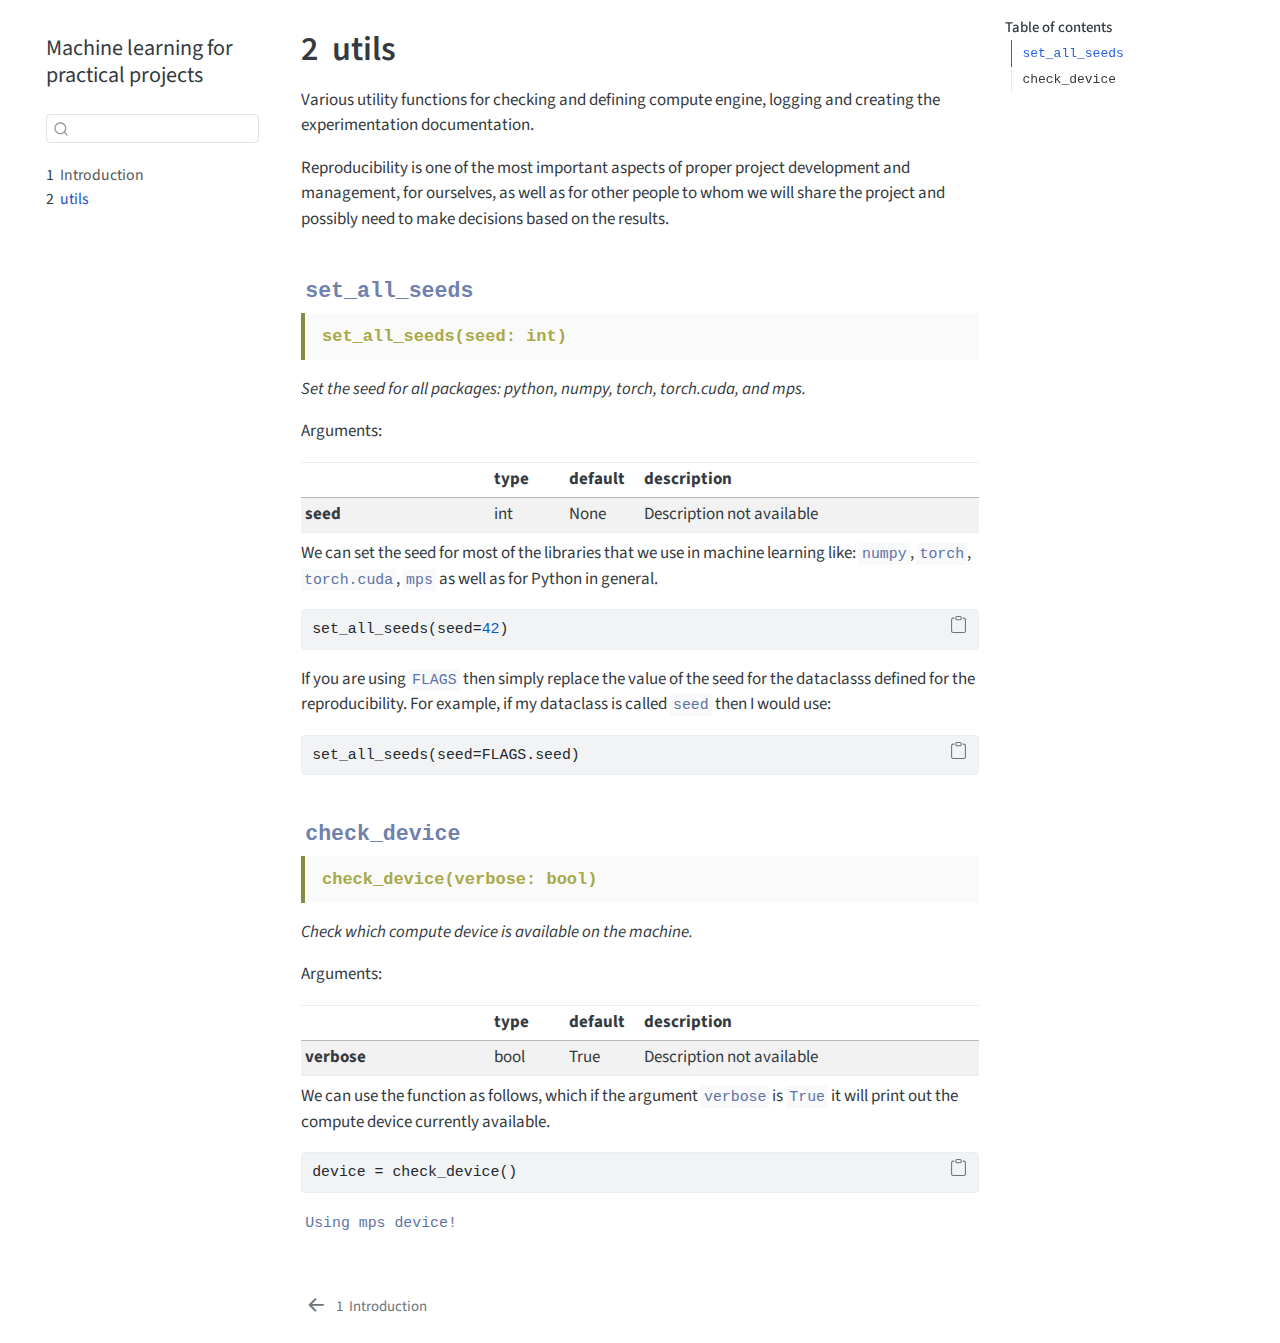
<file: _book/docs/30_utils.html>
<!DOCTYPE html>
<html xmlns="http://www.w3.org/1999/xhtml" lang="en" xml:lang="en"><head>

<meta charset="utf-8">
<meta name="generator" content="quarto-1.4.549">

<meta name="viewport" content="width=device-width, initial-scale=1.0, user-scalable=yes">


<title>Machine learning for practical projects - 2&nbsp; utils</title>
<style>
code{white-space: pre-wrap;}
span.smallcaps{font-variant: small-caps;}
div.columns{display: flex; gap: min(4vw, 1.5em);}
div.column{flex: auto; overflow-x: auto;}
div.hanging-indent{margin-left: 1.5em; text-indent: -1.5em;}
ul.task-list{list-style: none;}
ul.task-list li input[type="checkbox"] {
  width: 0.8em;
  margin: 0 0.8em 0.2em -1em; /* quarto-specific, see https://github.com/quarto-dev/quarto-cli/issues/4556 */ 
  vertical-align: middle;
}
/* CSS for syntax highlighting */
pre > code.sourceCode { white-space: pre; position: relative; }
pre > code.sourceCode > span { line-height: 1.25; }
pre > code.sourceCode > span:empty { height: 1.2em; }
.sourceCode { overflow: visible; }
code.sourceCode > span { color: inherit; text-decoration: inherit; }
div.sourceCode { margin: 1em 0; }
pre.sourceCode { margin: 0; }
@media screen {
div.sourceCode { overflow: auto; }
}
@media print {
pre > code.sourceCode { white-space: pre-wrap; }
pre > code.sourceCode > span { text-indent: -5em; padding-left: 5em; }
}
pre.numberSource code
  { counter-reset: source-line 0; }
pre.numberSource code > span
  { position: relative; left: -4em; counter-increment: source-line; }
pre.numberSource code > span > a:first-child::before
  { content: counter(source-line);
    position: relative; left: -1em; text-align: right; vertical-align: baseline;
    border: none; display: inline-block;
    -webkit-touch-callout: none; -webkit-user-select: none;
    -khtml-user-select: none; -moz-user-select: none;
    -ms-user-select: none; user-select: none;
    padding: 0 4px; width: 4em;
  }
pre.numberSource { margin-left: 3em;  padding-left: 4px; }
div.sourceCode
  {   }
@media screen {
pre > code.sourceCode > span > a:first-child::before { text-decoration: underline; }
}
</style>


<script src="../site_libs/quarto-nav/quarto-nav.js"></script>
<script src="../site_libs/quarto-nav/headroom.min.js"></script>
<script src="../site_libs/clipboard/clipboard.min.js"></script>
<script src="../site_libs/quarto-search/autocomplete.umd.js"></script>
<script src="../site_libs/quarto-search/fuse.min.js"></script>
<script src="../site_libs/quarto-search/quarto-search.js"></script>
<meta name="quarto:offset" content="../">
<link href="../index.html" rel="prev">
<script src="../site_libs/quarto-html/quarto.js"></script>
<script src="../site_libs/quarto-html/popper.min.js"></script>
<script src="../site_libs/quarto-html/tippy.umd.min.js"></script>
<script src="../site_libs/quarto-html/anchor.min.js"></script>
<link href="../site_libs/quarto-html/tippy.css" rel="stylesheet">
<link href="../site_libs/quarto-html/quarto-syntax-highlighting.css" rel="stylesheet" id="quarto-text-highlighting-styles">
<script src="../site_libs/bootstrap/bootstrap.min.js"></script>
<link href="../site_libs/bootstrap/bootstrap-icons.css" rel="stylesheet">
<link href="../site_libs/bootstrap/bootstrap.min.css" rel="stylesheet" id="quarto-bootstrap" data-mode="light">
<script id="quarto-search-options" type="application/json">{
  "location": "sidebar",
  "copy-button": false,
  "collapse-after": 3,
  "panel-placement": "start",
  "type": "textbox",
  "limit": 50,
  "keyboard-shortcut": [
    "f",
    "/",
    "s"
  ],
  "show-item-context": false,
  "language": {
    "search-no-results-text": "No results",
    "search-matching-documents-text": "matching documents",
    "search-copy-link-title": "Copy link to search",
    "search-hide-matches-text": "Hide additional matches",
    "search-more-match-text": "more match in this document",
    "search-more-matches-text": "more matches in this document",
    "search-clear-button-title": "Clear",
    "search-text-placeholder": "",
    "search-detached-cancel-button-title": "Cancel",
    "search-submit-button-title": "Submit",
    "search-label": "Search"
  }
}</script>


<link rel="stylesheet" href="../styles.css">
</head>

<body class="nav-sidebar floating">

<div id="quarto-search-results"></div>
  <header id="quarto-header" class="headroom fixed-top">
  <nav class="quarto-secondary-nav">
    <div class="container-fluid d-flex">
      <button type="button" class="quarto-btn-toggle btn" data-bs-toggle="collapse" data-bs-target=".quarto-sidebar-collapse-item" aria-controls="quarto-sidebar" aria-expanded="false" aria-label="Toggle sidebar navigation" onclick="if (window.quartoToggleHeadroom) { window.quartoToggleHeadroom(); }">
        <i class="bi bi-layout-text-sidebar-reverse"></i>
      </button>
        <nav class="quarto-page-breadcrumbs" aria-label="breadcrumb"><ol class="breadcrumb"><li class="breadcrumb-item"><a href="../docs/30_utils.html"><span class="chapter-number">2</span>&nbsp; <span class="chapter-title">utils</span></a></li></ol></nav>
        <a class="flex-grow-1" role="button" data-bs-toggle="collapse" data-bs-target=".quarto-sidebar-collapse-item" aria-controls="quarto-sidebar" aria-expanded="false" aria-label="Toggle sidebar navigation" onclick="if (window.quartoToggleHeadroom) { window.quartoToggleHeadroom(); }">      
        </a>
      <button type="button" class="btn quarto-search-button" aria-label="" onclick="window.quartoOpenSearch();">
        <i class="bi bi-search"></i>
      </button>
    </div>
  </nav>
</header>
<!-- content -->
<div id="quarto-content" class="quarto-container page-columns page-rows-contents page-layout-article">
<!-- sidebar -->
  <nav id="quarto-sidebar" class="sidebar collapse collapse-horizontal quarto-sidebar-collapse-item sidebar-navigation floating overflow-auto">
    <div class="pt-lg-2 mt-2 text-left sidebar-header">
    <div class="sidebar-title mb-0 py-0">
      <a href="../">Machine learning for practical projects</a> 
    </div>
      </div>
        <div class="mt-2 flex-shrink-0 align-items-center">
        <div class="sidebar-search">
        <div id="quarto-search" class="" title="Search"></div>
        </div>
        </div>
    <div class="sidebar-menu-container"> 
    <ul class="list-unstyled mt-1">
        <li class="sidebar-item">
  <div class="sidebar-item-container"> 
  <a href="../index.html" class="sidebar-item-text sidebar-link">
 <span class="menu-text"><span class="chapter-number">1</span>&nbsp; <span class="chapter-title">Introduction</span></span></a>
  </div>
</li>
        <li class="sidebar-item">
  <div class="sidebar-item-container"> 
  <a href="../docs/30_utils.html" class="sidebar-item-text sidebar-link active">
 <span class="menu-text"><span class="chapter-number">2</span>&nbsp; <span class="chapter-title">utils</span></span></a>
  </div>
</li>
    </ul>
    </div>
</nav>
<div id="quarto-sidebar-glass" class="quarto-sidebar-collapse-item" data-bs-toggle="collapse" data-bs-target=".quarto-sidebar-collapse-item"></div>
<!-- margin-sidebar -->
    <div id="quarto-margin-sidebar" class="sidebar margin-sidebar">
        <nav id="TOC" role="doc-toc" class="toc-active">
    <h2 id="toc-title">Table of contents</h2>
   
  <ul>
  <li><a href="#set_all_seeds" id="toc-set_all_seeds" class="nav-link active" data-scroll-target="#set_all_seeds"><code>set_all_seeds</code></a></li>
  <li><a href="#check_device" id="toc-check_device" class="nav-link" data-scroll-target="#check_device"><code>check_device</code></a></li>
  </ul>
</nav>
    </div>
<!-- main -->
<main class="content" id="quarto-document-content">

<header id="title-block-header" class="quarto-title-block default">
<div class="quarto-title">
<h1 class="title"><span class="chapter-number">2</span>&nbsp; <span class="chapter-title">utils</span></h1>
</div>



<div class="quarto-title-meta">

    
  
    
  </div>
  


</header>


<p>Various utility functions for checking and defining compute engine, logging and creating the experimentation documentation.</p>
<p>Reproducibility is one of the most important aspects of proper project development and management, for ourselves, as well as for other people to whom we will share the project and possibly need to make decisions based on the results.</p>
<div id="830ee8fa" class="cell" data-execution_count="3">
<section id="set_all_seeds" class="level3 unnumbered cell-output cell-output-display cell-output-markdown">
<h3 class="unnumbered anchored" data-anchor-id="set_all_seeds"><code>set_all_seeds</code></h3>
<blockquote class="blockquote">
<p>set_all_seeds(seed: int)</p>
</blockquote>
<p><em>Set the seed for all packages: python, numpy, torch, torch.cuda, and mps.</em></p>
<p>Arguments:</p>
<table class="table table-sm table-striped small">
<colgroup>
<col style="width: 25%">
<col style="width: 10%">
<col style="width: 10%">
<col style="width: 45%">
</colgroup>
<thead>
<tr class="header">
<th></th>
<th>type</th>
<th>default</th>
<th>description</th>
</tr>
</thead>
<tbody>
<tr class="odd">
<td><strong>seed</strong></td>
<td>int</td>
<td>None</td>
<td>Description not available</td>
</tr>
</tbody>
</table>
</section>
</div>
<p>We can set the seed for most of the libraries that we use in machine learning like: <code>numpy</code>, <code>torch</code>, <code>torch.cuda</code>, <code>mps</code> as well as for Python in general.</p>
<div id="27956206" class="cell" data-execution_count="4">
<div class="sourceCode cell-code" id="cb1"><pre class="sourceCode python code-with-copy"><code class="sourceCode python"><span id="cb1-1"><a href="#cb1-1" aria-hidden="true" tabindex="-1"></a>set_all_seeds(seed<span class="op">=</span><span class="dv">42</span>)</span></code><button title="Copy to Clipboard" class="code-copy-button"><i class="bi"></i></button></pre></div>
</div>
<p>If you are using <code>FLAGS</code> then simply replace the value of the seed for the dataclasss defined for the reproducibility. For example, if my dataclass is called <code>seed</code> then I would use:</p>
<div class="sourceCode" id="cb2"><pre class="sourceCode python code-with-copy"><code class="sourceCode python"><span id="cb2-1"><a href="#cb2-1" aria-hidden="true" tabindex="-1"></a>set_all_seeds(seed<span class="op">=</span>FLAGS.seed)</span></code><button title="Copy to Clipboard" class="code-copy-button"><i class="bi"></i></button></pre></div>
<div id="675bac5d" class="cell" data-execution_count="5">
<section id="check_device" class="level3 unnumbered cell-output cell-output-display cell-output-markdown">
<h3 class="unnumbered anchored" data-anchor-id="check_device"><code>check_device</code></h3>
<blockquote class="blockquote">
<p>check_device(verbose: bool)</p>
</blockquote>
<p><em>Check which compute device is available on the machine.</em></p>
<p>Arguments:</p>
<table class="table table-sm table-striped small">
<colgroup>
<col style="width: 25%">
<col style="width: 10%">
<col style="width: 10%">
<col style="width: 45%">
</colgroup>
<thead>
<tr class="header">
<th></th>
<th>type</th>
<th>default</th>
<th>description</th>
</tr>
</thead>
<tbody>
<tr class="odd">
<td><strong>verbose</strong></td>
<td>bool</td>
<td>True</td>
<td>Description not available</td>
</tr>
</tbody>
</table>
</section>
</div>
<p>We can use the function as follows, which if the argument <code>verbose</code> is <code>True</code> it will print out the compute device currently available.</p>
<div id="2f8830d9" class="cell" data-execution_count="6">
<div class="sourceCode cell-code" id="cb3"><pre class="sourceCode python code-with-copy"><code class="sourceCode python"><span id="cb3-1"><a href="#cb3-1" aria-hidden="true" tabindex="-1"></a>device <span class="op">=</span> check_device()</span></code><button title="Copy to Clipboard" class="code-copy-button"><i class="bi"></i></button></pre></div>
<div class="cell-output cell-output-stdout">
<pre><code>Using mps device!</code></pre>
</div>
</div>



</main> <!-- /main -->
<script id="quarto-html-after-body" type="application/javascript">
window.document.addEventListener("DOMContentLoaded", function (event) {
  const toggleBodyColorMode = (bsSheetEl) => {
    const mode = bsSheetEl.getAttribute("data-mode");
    const bodyEl = window.document.querySelector("body");
    if (mode === "dark") {
      bodyEl.classList.add("quarto-dark");
      bodyEl.classList.remove("quarto-light");
    } else {
      bodyEl.classList.add("quarto-light");
      bodyEl.classList.remove("quarto-dark");
    }
  }
  const toggleBodyColorPrimary = () => {
    const bsSheetEl = window.document.querySelector("link#quarto-bootstrap");
    if (bsSheetEl) {
      toggleBodyColorMode(bsSheetEl);
    }
  }
  toggleBodyColorPrimary();  
  const icon = "";
  const anchorJS = new window.AnchorJS();
  anchorJS.options = {
    placement: 'right',
    icon: icon
  };
  anchorJS.add('.anchored');
  const isCodeAnnotation = (el) => {
    for (const clz of el.classList) {
      if (clz.startsWith('code-annotation-')) {                     
        return true;
      }
    }
    return false;
  }
  const clipboard = new window.ClipboardJS('.code-copy-button', {
    text: function(trigger) {
      const codeEl = trigger.previousElementSibling.cloneNode(true);
      for (const childEl of codeEl.children) {
        if (isCodeAnnotation(childEl)) {
          childEl.remove();
        }
      }
      return codeEl.innerText;
    }
  });
  clipboard.on('success', function(e) {
    // button target
    const button = e.trigger;
    // don't keep focus
    button.blur();
    // flash "checked"
    button.classList.add('code-copy-button-checked');
    var currentTitle = button.getAttribute("title");
    button.setAttribute("title", "Copied!");
    let tooltip;
    if (window.bootstrap) {
      button.setAttribute("data-bs-toggle", "tooltip");
      button.setAttribute("data-bs-placement", "left");
      button.setAttribute("data-bs-title", "Copied!");
      tooltip = new bootstrap.Tooltip(button, 
        { trigger: "manual", 
          customClass: "code-copy-button-tooltip",
          offset: [0, -8]});
      tooltip.show();    
    }
    setTimeout(function() {
      if (tooltip) {
        tooltip.hide();
        button.removeAttribute("data-bs-title");
        button.removeAttribute("data-bs-toggle");
        button.removeAttribute("data-bs-placement");
      }
      button.setAttribute("title", currentTitle);
      button.classList.remove('code-copy-button-checked');
    }, 1000);
    // clear code selection
    e.clearSelection();
  });
  function tippyHover(el, contentFn, onTriggerFn, onUntriggerFn) {
    const config = {
      allowHTML: true,
      maxWidth: 500,
      delay: 100,
      arrow: false,
      appendTo: function(el) {
          return el.parentElement;
      },
      interactive: true,
      interactiveBorder: 10,
      theme: 'quarto',
      placement: 'bottom-start',
    };
    if (contentFn) {
      config.content = contentFn;
    }
    if (onTriggerFn) {
      config.onTrigger = onTriggerFn;
    }
    if (onUntriggerFn) {
      config.onUntrigger = onUntriggerFn;
    }
    window.tippy(el, config); 
  }
  const noterefs = window.document.querySelectorAll('a[role="doc-noteref"]');
  for (var i=0; i<noterefs.length; i++) {
    const ref = noterefs[i];
    tippyHover(ref, function() {
      // use id or data attribute instead here
      let href = ref.getAttribute('data-footnote-href') || ref.getAttribute('href');
      try { href = new URL(href).hash; } catch {}
      const id = href.replace(/^#\/?/, "");
      const note = window.document.getElementById(id);
      return note.innerHTML;
    });
  }
  const xrefs = window.document.querySelectorAll('a.quarto-xref');
  const processXRef = (id, note) => {
    // Strip column container classes
    const stripColumnClz = (el) => {
      el.classList.remove("page-full", "page-columns");
      if (el.children) {
        for (const child of el.children) {
          stripColumnClz(child);
        }
      }
    }
    stripColumnClz(note)
    if (id === null || id.startsWith('sec-')) {
      // Special case sections, only their first couple elements
      const container = document.createElement("div");
      if (note.children && note.children.length > 2) {
        container.appendChild(note.children[0].cloneNode(true));
        for (let i = 1; i < note.children.length; i++) {
          const child = note.children[i];
          if (child.tagName === "P" && child.innerText === "") {
            continue;
          } else {
            container.appendChild(child.cloneNode(true));
            break;
          }
        }
        if (window.Quarto?.typesetMath) {
          window.Quarto.typesetMath(container);
        }
        return container.innerHTML
      } else {
        if (window.Quarto?.typesetMath) {
          window.Quarto.typesetMath(note);
        }
        return note.innerHTML;
      }
    } else {
      // Remove any anchor links if they are present
      const anchorLink = note.querySelector('a.anchorjs-link');
      if (anchorLink) {
        anchorLink.remove();
      }
      if (window.Quarto?.typesetMath) {
        window.Quarto.typesetMath(note);
      }
      // TODO in 1.5, we should make sure this works without a callout special case
      if (note.classList.contains("callout")) {
        return note.outerHTML;
      } else {
        return note.innerHTML;
      }
    }
  }
  for (var i=0; i<xrefs.length; i++) {
    const xref = xrefs[i];
    tippyHover(xref, undefined, function(instance) {
      instance.disable();
      let url = xref.getAttribute('href');
      let hash = undefined; 
      if (url.startsWith('#')) {
        hash = url;
      } else {
        try { hash = new URL(url).hash; } catch {}
      }
      if (hash) {
        const id = hash.replace(/^#\/?/, "");
        const note = window.document.getElementById(id);
        if (note !== null) {
          try {
            const html = processXRef(id, note.cloneNode(true));
            instance.setContent(html);
          } finally {
            instance.enable();
            instance.show();
          }
        } else {
          // See if we can fetch this
          fetch(url.split('#')[0])
          .then(res => res.text())
          .then(html => {
            const parser = new DOMParser();
            const htmlDoc = parser.parseFromString(html, "text/html");
            const note = htmlDoc.getElementById(id);
            if (note !== null) {
              const html = processXRef(id, note);
              instance.setContent(html);
            } 
          }).finally(() => {
            instance.enable();
            instance.show();
          });
        }
      } else {
        // See if we can fetch a full url (with no hash to target)
        // This is a special case and we should probably do some content thinning / targeting
        fetch(url)
        .then(res => res.text())
        .then(html => {
          const parser = new DOMParser();
          const htmlDoc = parser.parseFromString(html, "text/html");
          const note = htmlDoc.querySelector('main.content');
          if (note !== null) {
            // This should only happen for chapter cross references
            // (since there is no id in the URL)
            // remove the first header
            if (note.children.length > 0 && note.children[0].tagName === "HEADER") {
              note.children[0].remove();
            }
            const html = processXRef(null, note);
            instance.setContent(html);
          } 
        }).finally(() => {
          instance.enable();
          instance.show();
        });
      }
    }, function(instance) {
    });
  }
      let selectedAnnoteEl;
      const selectorForAnnotation = ( cell, annotation) => {
        let cellAttr = 'data-code-cell="' + cell + '"';
        let lineAttr = 'data-code-annotation="' +  annotation + '"';
        const selector = 'span[' + cellAttr + '][' + lineAttr + ']';
        return selector;
      }
      const selectCodeLines = (annoteEl) => {
        const doc = window.document;
        const targetCell = annoteEl.getAttribute("data-target-cell");
        const targetAnnotation = annoteEl.getAttribute("data-target-annotation");
        const annoteSpan = window.document.querySelector(selectorForAnnotation(targetCell, targetAnnotation));
        const lines = annoteSpan.getAttribute("data-code-lines").split(",");
        const lineIds = lines.map((line) => {
          return targetCell + "-" + line;
        })
        let top = null;
        let height = null;
        let parent = null;
        if (lineIds.length > 0) {
            //compute the position of the single el (top and bottom and make a div)
            const el = window.document.getElementById(lineIds[0]);
            top = el.offsetTop;
            height = el.offsetHeight;
            parent = el.parentElement.parentElement;
          if (lineIds.length > 1) {
            const lastEl = window.document.getElementById(lineIds[lineIds.length - 1]);
            const bottom = lastEl.offsetTop + lastEl.offsetHeight;
            height = bottom - top;
          }
          if (top !== null && height !== null && parent !== null) {
            // cook up a div (if necessary) and position it 
            let div = window.document.getElementById("code-annotation-line-highlight");
            if (div === null) {
              div = window.document.createElement("div");
              div.setAttribute("id", "code-annotation-line-highlight");
              div.style.position = 'absolute';
              parent.appendChild(div);
            }
            div.style.top = top - 2 + "px";
            div.style.height = height + 4 + "px";
            div.style.left = 0;
            let gutterDiv = window.document.getElementById("code-annotation-line-highlight-gutter");
            if (gutterDiv === null) {
              gutterDiv = window.document.createElement("div");
              gutterDiv.setAttribute("id", "code-annotation-line-highlight-gutter");
              gutterDiv.style.position = 'absolute';
              const codeCell = window.document.getElementById(targetCell);
              const gutter = codeCell.querySelector('.code-annotation-gutter');
              gutter.appendChild(gutterDiv);
            }
            gutterDiv.style.top = top - 2 + "px";
            gutterDiv.style.height = height + 4 + "px";
          }
          selectedAnnoteEl = annoteEl;
        }
      };
      const unselectCodeLines = () => {
        const elementsIds = ["code-annotation-line-highlight", "code-annotation-line-highlight-gutter"];
        elementsIds.forEach((elId) => {
          const div = window.document.getElementById(elId);
          if (div) {
            div.remove();
          }
        });
        selectedAnnoteEl = undefined;
      };
        // Handle positioning of the toggle
    window.addEventListener(
      "resize",
      throttle(() => {
        elRect = undefined;
        if (selectedAnnoteEl) {
          selectCodeLines(selectedAnnoteEl);
        }
      }, 10)
    );
    function throttle(fn, ms) {
    let throttle = false;
    let timer;
      return (...args) => {
        if(!throttle) { // first call gets through
            fn.apply(this, args);
            throttle = true;
        } else { // all the others get throttled
            if(timer) clearTimeout(timer); // cancel #2
            timer = setTimeout(() => {
              fn.apply(this, args);
              timer = throttle = false;
            }, ms);
        }
      };
    }
      // Attach click handler to the DT
      const annoteDls = window.document.querySelectorAll('dt[data-target-cell]');
      for (const annoteDlNode of annoteDls) {
        annoteDlNode.addEventListener('click', (event) => {
          const clickedEl = event.target;
          if (clickedEl !== selectedAnnoteEl) {
            unselectCodeLines();
            const activeEl = window.document.querySelector('dt[data-target-cell].code-annotation-active');
            if (activeEl) {
              activeEl.classList.remove('code-annotation-active');
            }
            selectCodeLines(clickedEl);
            clickedEl.classList.add('code-annotation-active');
          } else {
            // Unselect the line
            unselectCodeLines();
            clickedEl.classList.remove('code-annotation-active');
          }
        });
      }
  const findCites = (el) => {
    const parentEl = el.parentElement;
    if (parentEl) {
      const cites = parentEl.dataset.cites;
      if (cites) {
        return {
          el,
          cites: cites.split(' ')
        };
      } else {
        return findCites(el.parentElement)
      }
    } else {
      return undefined;
    }
  };
  var bibliorefs = window.document.querySelectorAll('a[role="doc-biblioref"]');
  for (var i=0; i<bibliorefs.length; i++) {
    const ref = bibliorefs[i];
    const citeInfo = findCites(ref);
    if (citeInfo) {
      tippyHover(citeInfo.el, function() {
        var popup = window.document.createElement('div');
        citeInfo.cites.forEach(function(cite) {
          var citeDiv = window.document.createElement('div');
          citeDiv.classList.add('hanging-indent');
          citeDiv.classList.add('csl-entry');
          var biblioDiv = window.document.getElementById('ref-' + cite);
          if (biblioDiv) {
            citeDiv.innerHTML = biblioDiv.innerHTML;
          }
          popup.appendChild(citeDiv);
        });
        return popup.innerHTML;
      });
    }
  }
});
</script>
<nav class="page-navigation">
  <div class="nav-page nav-page-previous">
      <a href="../index.html" class="pagination-link  aria-label=" &lt;span="">
        <i class="bi bi-arrow-left-short"></i> <span class="nav-page-text"><span class="chapter-number">1</span>&nbsp; <span class="chapter-title">Introduction</span></span>
      </a>          
  </div>
  <div class="nav-page nav-page-next">
  </div>
</nav>
</div> <!-- /content -->




</body></html>
</file>
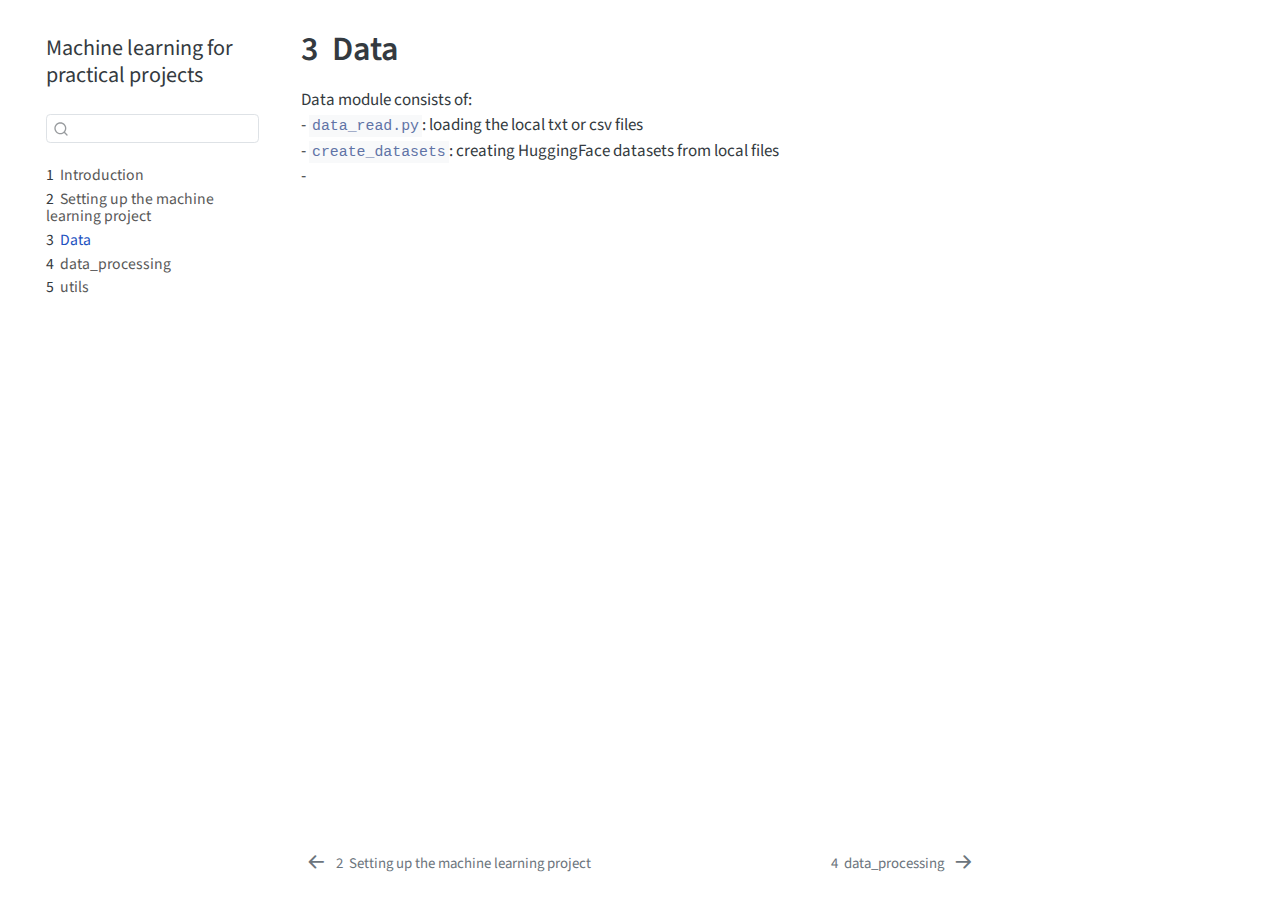
<file: docs/data/01_data.html>
<!DOCTYPE html>
<html xmlns="http://www.w3.org/1999/xhtml" lang="en" xml:lang="en"><head>

<meta charset="utf-8">
<meta name="generator" content="quarto-1.4.549">

<meta name="viewport" content="width=device-width, initial-scale=1.0, user-scalable=yes">


<title>Machine learning for practical projects - 3&nbsp; Data</title>
<style>
code{white-space: pre-wrap;}
span.smallcaps{font-variant: small-caps;}
div.columns{display: flex; gap: min(4vw, 1.5em);}
div.column{flex: auto; overflow-x: auto;}
div.hanging-indent{margin-left: 1.5em; text-indent: -1.5em;}
ul.task-list{list-style: none;}
ul.task-list li input[type="checkbox"] {
  width: 0.8em;
  margin: 0 0.8em 0.2em -1em; /* quarto-specific, see https://github.com/quarto-dev/quarto-cli/issues/4556 */ 
  vertical-align: middle;
}
</style>


<script src="../../site_libs/quarto-nav/quarto-nav.js"></script>
<script src="../../site_libs/quarto-nav/headroom.min.js"></script>
<script src="../../site_libs/clipboard/clipboard.min.js"></script>
<script src="../../site_libs/quarto-search/autocomplete.umd.js"></script>
<script src="../../site_libs/quarto-search/fuse.min.js"></script>
<script src="../../site_libs/quarto-search/quarto-search.js"></script>
<meta name="quarto:offset" content="../../">
<link href="../../docs/data/02_data_processing.html" rel="next">
<link href="../../docs/00_set_ml_project.html" rel="prev">
<script src="../../site_libs/quarto-html/quarto.js"></script>
<script src="../../site_libs/quarto-html/popper.min.js"></script>
<script src="../../site_libs/quarto-html/tippy.umd.min.js"></script>
<script src="../../site_libs/quarto-html/anchor.min.js"></script>
<link href="../../site_libs/quarto-html/tippy.css" rel="stylesheet">
<link href="../../site_libs/quarto-html/quarto-syntax-highlighting.css" rel="stylesheet" id="quarto-text-highlighting-styles">
<script src="../../site_libs/bootstrap/bootstrap.min.js"></script>
<link href="../../site_libs/bootstrap/bootstrap-icons.css" rel="stylesheet">
<link href="../../site_libs/bootstrap/bootstrap.min.css" rel="stylesheet" id="quarto-bootstrap" data-mode="light">
<script id="quarto-search-options" type="application/json">{
  "location": "sidebar",
  "copy-button": false,
  "collapse-after": 3,
  "panel-placement": "start",
  "type": "textbox",
  "limit": 50,
  "keyboard-shortcut": [
    "f",
    "/",
    "s"
  ],
  "show-item-context": false,
  "language": {
    "search-no-results-text": "No results",
    "search-matching-documents-text": "matching documents",
    "search-copy-link-title": "Copy link to search",
    "search-hide-matches-text": "Hide additional matches",
    "search-more-match-text": "more match in this document",
    "search-more-matches-text": "more matches in this document",
    "search-clear-button-title": "Clear",
    "search-text-placeholder": "",
    "search-detached-cancel-button-title": "Cancel",
    "search-submit-button-title": "Submit",
    "search-label": "Search"
  }
}</script>


<link rel="stylesheet" href="../../styles.css">
</head>

<body class="nav-sidebar floating">

<div id="quarto-search-results"></div>
  <header id="quarto-header" class="headroom fixed-top">
  <nav class="quarto-secondary-nav">
    <div class="container-fluid d-flex">
      <button type="button" class="quarto-btn-toggle btn" data-bs-toggle="collapse" data-bs-target=".quarto-sidebar-collapse-item" aria-controls="quarto-sidebar" aria-expanded="false" aria-label="Toggle sidebar navigation" onclick="if (window.quartoToggleHeadroom) { window.quartoToggleHeadroom(); }">
        <i class="bi bi-layout-text-sidebar-reverse"></i>
      </button>
        <nav class="quarto-page-breadcrumbs" aria-label="breadcrumb"><ol class="breadcrumb"><li class="breadcrumb-item"><a href="../../docs/data/01_data.html"><span class="chapter-number">3</span>&nbsp; <span class="chapter-title">Data</span></a></li></ol></nav>
        <a class="flex-grow-1" role="button" data-bs-toggle="collapse" data-bs-target=".quarto-sidebar-collapse-item" aria-controls="quarto-sidebar" aria-expanded="false" aria-label="Toggle sidebar navigation" onclick="if (window.quartoToggleHeadroom) { window.quartoToggleHeadroom(); }">      
        </a>
      <button type="button" class="btn quarto-search-button" aria-label="" onclick="window.quartoOpenSearch();">
        <i class="bi bi-search"></i>
      </button>
    </div>
  </nav>
</header>
<!-- content -->
<div id="quarto-content" class="quarto-container page-columns page-rows-contents page-layout-article">
<!-- sidebar -->
  <nav id="quarto-sidebar" class="sidebar collapse collapse-horizontal quarto-sidebar-collapse-item sidebar-navigation floating overflow-auto">
    <div class="pt-lg-2 mt-2 text-left sidebar-header">
    <div class="sidebar-title mb-0 py-0">
      <a href="../../">Machine learning for practical projects</a> 
    </div>
      </div>
        <div class="mt-2 flex-shrink-0 align-items-center">
        <div class="sidebar-search">
        <div id="quarto-search" class="" title="Search"></div>
        </div>
        </div>
    <div class="sidebar-menu-container"> 
    <ul class="list-unstyled mt-1">
        <li class="sidebar-item">
  <div class="sidebar-item-container"> 
  <a href="../../index.html" class="sidebar-item-text sidebar-link">
 <span class="menu-text"><span class="chapter-number">1</span>&nbsp; <span class="chapter-title">Introduction</span></span></a>
  </div>
</li>
        <li class="sidebar-item">
  <div class="sidebar-item-container"> 
  <a href="../../docs/00_set_ml_project.html" class="sidebar-item-text sidebar-link">
 <span class="menu-text"><span class="chapter-number">2</span>&nbsp; <span class="chapter-title">Setting up the machine learning project</span></span></a>
  </div>
</li>
        <li class="sidebar-item">
  <div class="sidebar-item-container"> 
  <a href="../../docs/data/01_data.html" class="sidebar-item-text sidebar-link active">
 <span class="menu-text"><span class="chapter-number">3</span>&nbsp; <span class="chapter-title">Data</span></span></a>
  </div>
</li>
        <li class="sidebar-item">
  <div class="sidebar-item-container"> 
  <a href="../../docs/data/02_data_processing.html" class="sidebar-item-text sidebar-link">
 <span class="menu-text"><span class="chapter-number">4</span>&nbsp; <span class="chapter-title">data_processing</span></span></a>
  </div>
</li>
        <li class="sidebar-item">
  <div class="sidebar-item-container"> 
  <a href="../../docs/30_utils.html" class="sidebar-item-text sidebar-link">
 <span class="menu-text"><span class="chapter-number">5</span>&nbsp; <span class="chapter-title">utils</span></span></a>
  </div>
</li>
    </ul>
    </div>
</nav>
<div id="quarto-sidebar-glass" class="quarto-sidebar-collapse-item" data-bs-toggle="collapse" data-bs-target=".quarto-sidebar-collapse-item"></div>
<!-- margin-sidebar -->
    <div id="quarto-margin-sidebar" class="sidebar margin-sidebar">
        
    </div>
<!-- main -->
<main class="content" id="quarto-document-content">

<header id="title-block-header" class="quarto-title-block default">
<div class="quarto-title">
<h1 class="title"><span class="chapter-number">3</span>&nbsp; <span class="chapter-title">Data</span></h1>
</div>



<div class="quarto-title-meta">

    
  
    
  </div>
  


</header>


<p>Data module consists of:<br>
- <code>data_read.py</code>: loading the local txt or csv files<br>
- <code>create_datasets</code>: creating HuggingFace datasets from local files<br>
-</p>



</main> <!-- /main -->
<script id="quarto-html-after-body" type="application/javascript">
window.document.addEventListener("DOMContentLoaded", function (event) {
  const toggleBodyColorMode = (bsSheetEl) => {
    const mode = bsSheetEl.getAttribute("data-mode");
    const bodyEl = window.document.querySelector("body");
    if (mode === "dark") {
      bodyEl.classList.add("quarto-dark");
      bodyEl.classList.remove("quarto-light");
    } else {
      bodyEl.classList.add("quarto-light");
      bodyEl.classList.remove("quarto-dark");
    }
  }
  const toggleBodyColorPrimary = () => {
    const bsSheetEl = window.document.querySelector("link#quarto-bootstrap");
    if (bsSheetEl) {
      toggleBodyColorMode(bsSheetEl);
    }
  }
  toggleBodyColorPrimary();  
  const icon = "";
  const anchorJS = new window.AnchorJS();
  anchorJS.options = {
    placement: 'right',
    icon: icon
  };
  anchorJS.add('.anchored');
  const isCodeAnnotation = (el) => {
    for (const clz of el.classList) {
      if (clz.startsWith('code-annotation-')) {                     
        return true;
      }
    }
    return false;
  }
  const clipboard = new window.ClipboardJS('.code-copy-button', {
    text: function(trigger) {
      const codeEl = trigger.previousElementSibling.cloneNode(true);
      for (const childEl of codeEl.children) {
        if (isCodeAnnotation(childEl)) {
          childEl.remove();
        }
      }
      return codeEl.innerText;
    }
  });
  clipboard.on('success', function(e) {
    // button target
    const button = e.trigger;
    // don't keep focus
    button.blur();
    // flash "checked"
    button.classList.add('code-copy-button-checked');
    var currentTitle = button.getAttribute("title");
    button.setAttribute("title", "Copied!");
    let tooltip;
    if (window.bootstrap) {
      button.setAttribute("data-bs-toggle", "tooltip");
      button.setAttribute("data-bs-placement", "left");
      button.setAttribute("data-bs-title", "Copied!");
      tooltip = new bootstrap.Tooltip(button, 
        { trigger: "manual", 
          customClass: "code-copy-button-tooltip",
          offset: [0, -8]});
      tooltip.show();    
    }
    setTimeout(function() {
      if (tooltip) {
        tooltip.hide();
        button.removeAttribute("data-bs-title");
        button.removeAttribute("data-bs-toggle");
        button.removeAttribute("data-bs-placement");
      }
      button.setAttribute("title", currentTitle);
      button.classList.remove('code-copy-button-checked');
    }, 1000);
    // clear code selection
    e.clearSelection();
  });
  function tippyHover(el, contentFn, onTriggerFn, onUntriggerFn) {
    const config = {
      allowHTML: true,
      maxWidth: 500,
      delay: 100,
      arrow: false,
      appendTo: function(el) {
          return el.parentElement;
      },
      interactive: true,
      interactiveBorder: 10,
      theme: 'quarto',
      placement: 'bottom-start',
    };
    if (contentFn) {
      config.content = contentFn;
    }
    if (onTriggerFn) {
      config.onTrigger = onTriggerFn;
    }
    if (onUntriggerFn) {
      config.onUntrigger = onUntriggerFn;
    }
    window.tippy(el, config); 
  }
  const noterefs = window.document.querySelectorAll('a[role="doc-noteref"]');
  for (var i=0; i<noterefs.length; i++) {
    const ref = noterefs[i];
    tippyHover(ref, function() {
      // use id or data attribute instead here
      let href = ref.getAttribute('data-footnote-href') || ref.getAttribute('href');
      try { href = new URL(href).hash; } catch {}
      const id = href.replace(/^#\/?/, "");
      const note = window.document.getElementById(id);
      return note.innerHTML;
    });
  }
  const xrefs = window.document.querySelectorAll('a.quarto-xref');
  const processXRef = (id, note) => {
    // Strip column container classes
    const stripColumnClz = (el) => {
      el.classList.remove("page-full", "page-columns");
      if (el.children) {
        for (const child of el.children) {
          stripColumnClz(child);
        }
      }
    }
    stripColumnClz(note)
    if (id === null || id.startsWith('sec-')) {
      // Special case sections, only their first couple elements
      const container = document.createElement("div");
      if (note.children && note.children.length > 2) {
        container.appendChild(note.children[0].cloneNode(true));
        for (let i = 1; i < note.children.length; i++) {
          const child = note.children[i];
          if (child.tagName === "P" && child.innerText === "") {
            continue;
          } else {
            container.appendChild(child.cloneNode(true));
            break;
          }
        }
        if (window.Quarto?.typesetMath) {
          window.Quarto.typesetMath(container);
        }
        return container.innerHTML
      } else {
        if (window.Quarto?.typesetMath) {
          window.Quarto.typesetMath(note);
        }
        return note.innerHTML;
      }
    } else {
      // Remove any anchor links if they are present
      const anchorLink = note.querySelector('a.anchorjs-link');
      if (anchorLink) {
        anchorLink.remove();
      }
      if (window.Quarto?.typesetMath) {
        window.Quarto.typesetMath(note);
      }
      // TODO in 1.5, we should make sure this works without a callout special case
      if (note.classList.contains("callout")) {
        return note.outerHTML;
      } else {
        return note.innerHTML;
      }
    }
  }
  for (var i=0; i<xrefs.length; i++) {
    const xref = xrefs[i];
    tippyHover(xref, undefined, function(instance) {
      instance.disable();
      let url = xref.getAttribute('href');
      let hash = undefined; 
      if (url.startsWith('#')) {
        hash = url;
      } else {
        try { hash = new URL(url).hash; } catch {}
      }
      if (hash) {
        const id = hash.replace(/^#\/?/, "");
        const note = window.document.getElementById(id);
        if (note !== null) {
          try {
            const html = processXRef(id, note.cloneNode(true));
            instance.setContent(html);
          } finally {
            instance.enable();
            instance.show();
          }
        } else {
          // See if we can fetch this
          fetch(url.split('#')[0])
          .then(res => res.text())
          .then(html => {
            const parser = new DOMParser();
            const htmlDoc = parser.parseFromString(html, "text/html");
            const note = htmlDoc.getElementById(id);
            if (note !== null) {
              const html = processXRef(id, note);
              instance.setContent(html);
            } 
          }).finally(() => {
            instance.enable();
            instance.show();
          });
        }
      } else {
        // See if we can fetch a full url (with no hash to target)
        // This is a special case and we should probably do some content thinning / targeting
        fetch(url)
        .then(res => res.text())
        .then(html => {
          const parser = new DOMParser();
          const htmlDoc = parser.parseFromString(html, "text/html");
          const note = htmlDoc.querySelector('main.content');
          if (note !== null) {
            // This should only happen for chapter cross references
            // (since there is no id in the URL)
            // remove the first header
            if (note.children.length > 0 && note.children[0].tagName === "HEADER") {
              note.children[0].remove();
            }
            const html = processXRef(null, note);
            instance.setContent(html);
          } 
        }).finally(() => {
          instance.enable();
          instance.show();
        });
      }
    }, function(instance) {
    });
  }
      let selectedAnnoteEl;
      const selectorForAnnotation = ( cell, annotation) => {
        let cellAttr = 'data-code-cell="' + cell + '"';
        let lineAttr = 'data-code-annotation="' +  annotation + '"';
        const selector = 'span[' + cellAttr + '][' + lineAttr + ']';
        return selector;
      }
      const selectCodeLines = (annoteEl) => {
        const doc = window.document;
        const targetCell = annoteEl.getAttribute("data-target-cell");
        const targetAnnotation = annoteEl.getAttribute("data-target-annotation");
        const annoteSpan = window.document.querySelector(selectorForAnnotation(targetCell, targetAnnotation));
        const lines = annoteSpan.getAttribute("data-code-lines").split(",");
        const lineIds = lines.map((line) => {
          return targetCell + "-" + line;
        })
        let top = null;
        let height = null;
        let parent = null;
        if (lineIds.length > 0) {
            //compute the position of the single el (top and bottom and make a div)
            const el = window.document.getElementById(lineIds[0]);
            top = el.offsetTop;
            height = el.offsetHeight;
            parent = el.parentElement.parentElement;
          if (lineIds.length > 1) {
            const lastEl = window.document.getElementById(lineIds[lineIds.length - 1]);
            const bottom = lastEl.offsetTop + lastEl.offsetHeight;
            height = bottom - top;
          }
          if (top !== null && height !== null && parent !== null) {
            // cook up a div (if necessary) and position it 
            let div = window.document.getElementById("code-annotation-line-highlight");
            if (div === null) {
              div = window.document.createElement("div");
              div.setAttribute("id", "code-annotation-line-highlight");
              div.style.position = 'absolute';
              parent.appendChild(div);
            }
            div.style.top = top - 2 + "px";
            div.style.height = height + 4 + "px";
            div.style.left = 0;
            let gutterDiv = window.document.getElementById("code-annotation-line-highlight-gutter");
            if (gutterDiv === null) {
              gutterDiv = window.document.createElement("div");
              gutterDiv.setAttribute("id", "code-annotation-line-highlight-gutter");
              gutterDiv.style.position = 'absolute';
              const codeCell = window.document.getElementById(targetCell);
              const gutter = codeCell.querySelector('.code-annotation-gutter');
              gutter.appendChild(gutterDiv);
            }
            gutterDiv.style.top = top - 2 + "px";
            gutterDiv.style.height = height + 4 + "px";
          }
          selectedAnnoteEl = annoteEl;
        }
      };
      const unselectCodeLines = () => {
        const elementsIds = ["code-annotation-line-highlight", "code-annotation-line-highlight-gutter"];
        elementsIds.forEach((elId) => {
          const div = window.document.getElementById(elId);
          if (div) {
            div.remove();
          }
        });
        selectedAnnoteEl = undefined;
      };
        // Handle positioning of the toggle
    window.addEventListener(
      "resize",
      throttle(() => {
        elRect = undefined;
        if (selectedAnnoteEl) {
          selectCodeLines(selectedAnnoteEl);
        }
      }, 10)
    );
    function throttle(fn, ms) {
    let throttle = false;
    let timer;
      return (...args) => {
        if(!throttle) { // first call gets through
            fn.apply(this, args);
            throttle = true;
        } else { // all the others get throttled
            if(timer) clearTimeout(timer); // cancel #2
            timer = setTimeout(() => {
              fn.apply(this, args);
              timer = throttle = false;
            }, ms);
        }
      };
    }
      // Attach click handler to the DT
      const annoteDls = window.document.querySelectorAll('dt[data-target-cell]');
      for (const annoteDlNode of annoteDls) {
        annoteDlNode.addEventListener('click', (event) => {
          const clickedEl = event.target;
          if (clickedEl !== selectedAnnoteEl) {
            unselectCodeLines();
            const activeEl = window.document.querySelector('dt[data-target-cell].code-annotation-active');
            if (activeEl) {
              activeEl.classList.remove('code-annotation-active');
            }
            selectCodeLines(clickedEl);
            clickedEl.classList.add('code-annotation-active');
          } else {
            // Unselect the line
            unselectCodeLines();
            clickedEl.classList.remove('code-annotation-active');
          }
        });
      }
  const findCites = (el) => {
    const parentEl = el.parentElement;
    if (parentEl) {
      const cites = parentEl.dataset.cites;
      if (cites) {
        return {
          el,
          cites: cites.split(' ')
        };
      } else {
        return findCites(el.parentElement)
      }
    } else {
      return undefined;
    }
  };
  var bibliorefs = window.document.querySelectorAll('a[role="doc-biblioref"]');
  for (var i=0; i<bibliorefs.length; i++) {
    const ref = bibliorefs[i];
    const citeInfo = findCites(ref);
    if (citeInfo) {
      tippyHover(citeInfo.el, function() {
        var popup = window.document.createElement('div');
        citeInfo.cites.forEach(function(cite) {
          var citeDiv = window.document.createElement('div');
          citeDiv.classList.add('hanging-indent');
          citeDiv.classList.add('csl-entry');
          var biblioDiv = window.document.getElementById('ref-' + cite);
          if (biblioDiv) {
            citeDiv.innerHTML = biblioDiv.innerHTML;
          }
          popup.appendChild(citeDiv);
        });
        return popup.innerHTML;
      });
    }
  }
});
</script>
<nav class="page-navigation">
  <div class="nav-page nav-page-previous">
      <a href="../../docs/00_set_ml_project.html" class="pagination-link  aria-label=" &lt;span="" up="" the="" machine="" learning="" project&lt;="" span&gt;"="">
        <i class="bi bi-arrow-left-short"></i> <span class="nav-page-text"><span class="chapter-number">2</span>&nbsp; <span class="chapter-title">Setting up the machine learning project</span></span>
      </a>          
  </div>
  <div class="nav-page nav-page-next">
      <a href="../../docs/data/02_data_processing.html" class="pagination-link" aria-label="<span class='chapter-number'>4</span>&nbsp; <span class='chapter-title'>data_processing</span>">
        <span class="nav-page-text"><span class="chapter-number">4</span>&nbsp; <span class="chapter-title">data_processing</span></span> <i class="bi bi-arrow-right-short"></i>
      </a>
  </div>
</nav>
</div> <!-- /content -->




</body></html>
</file>
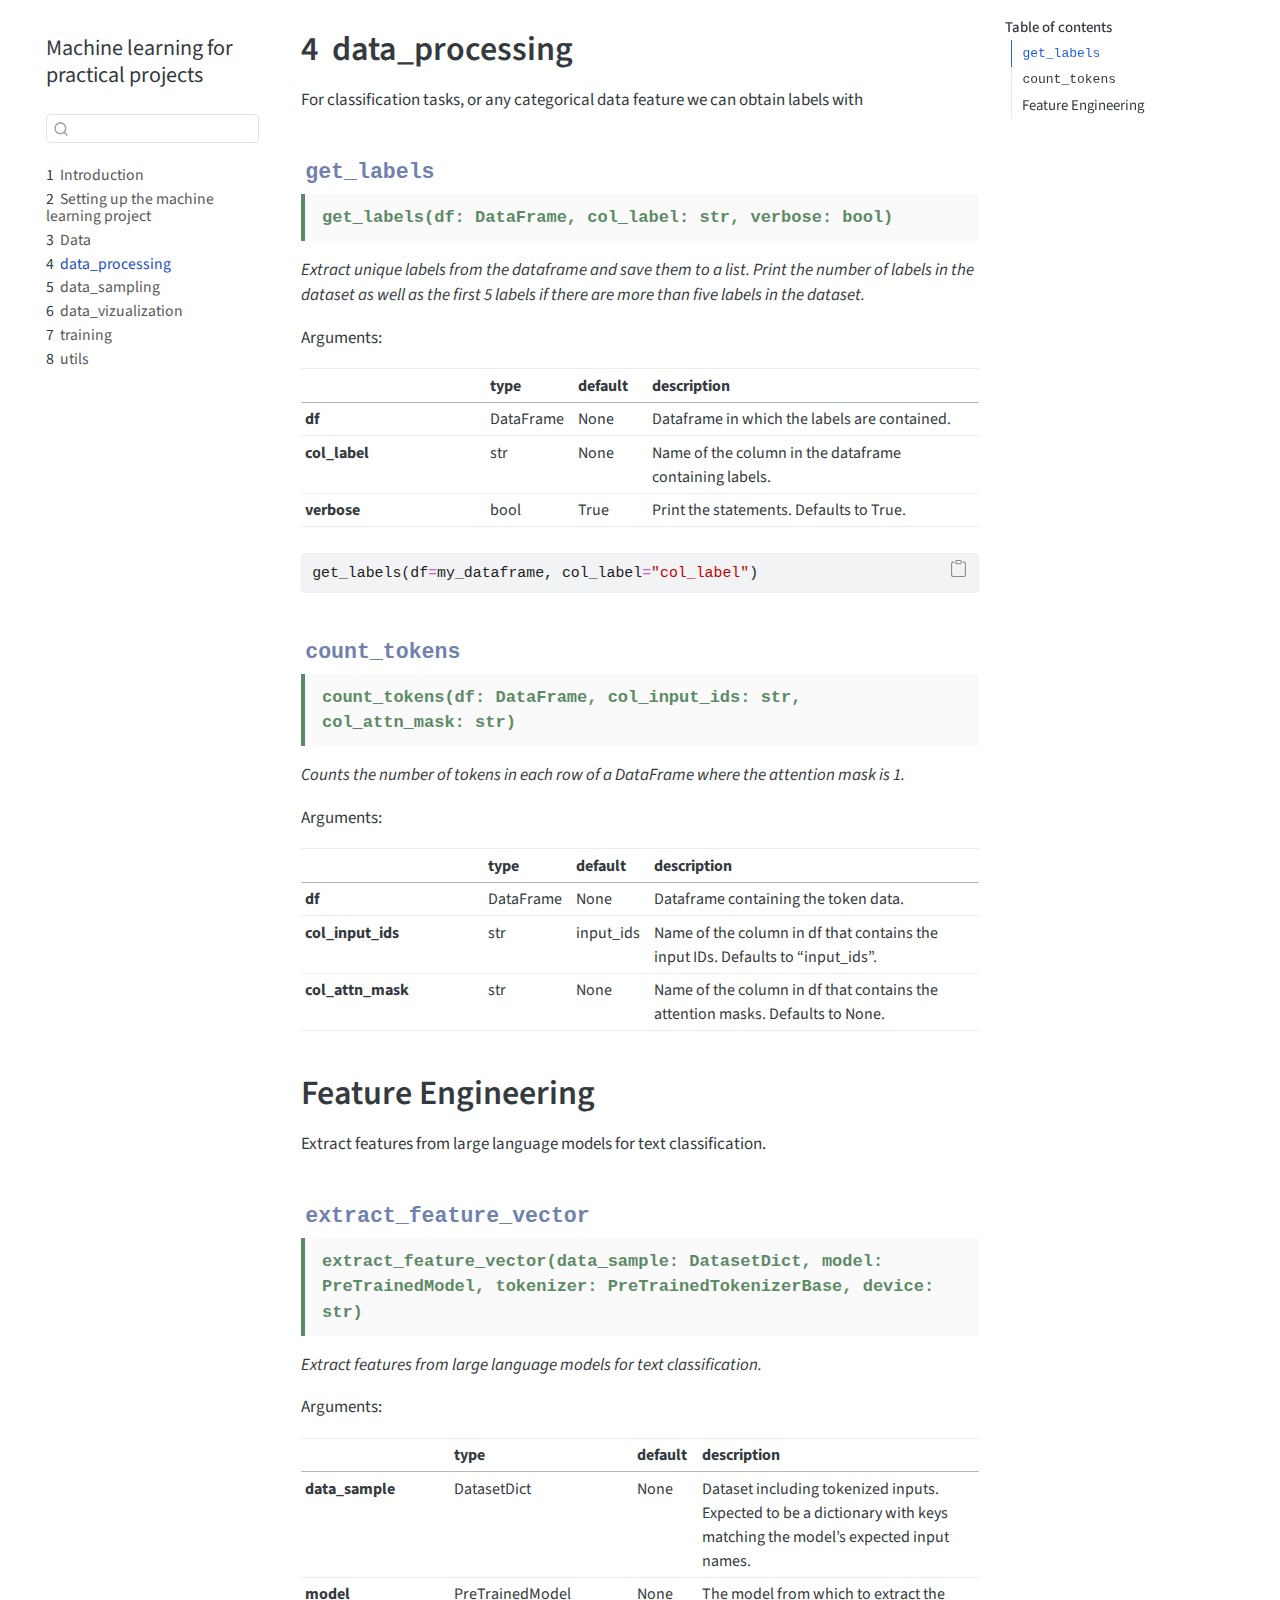
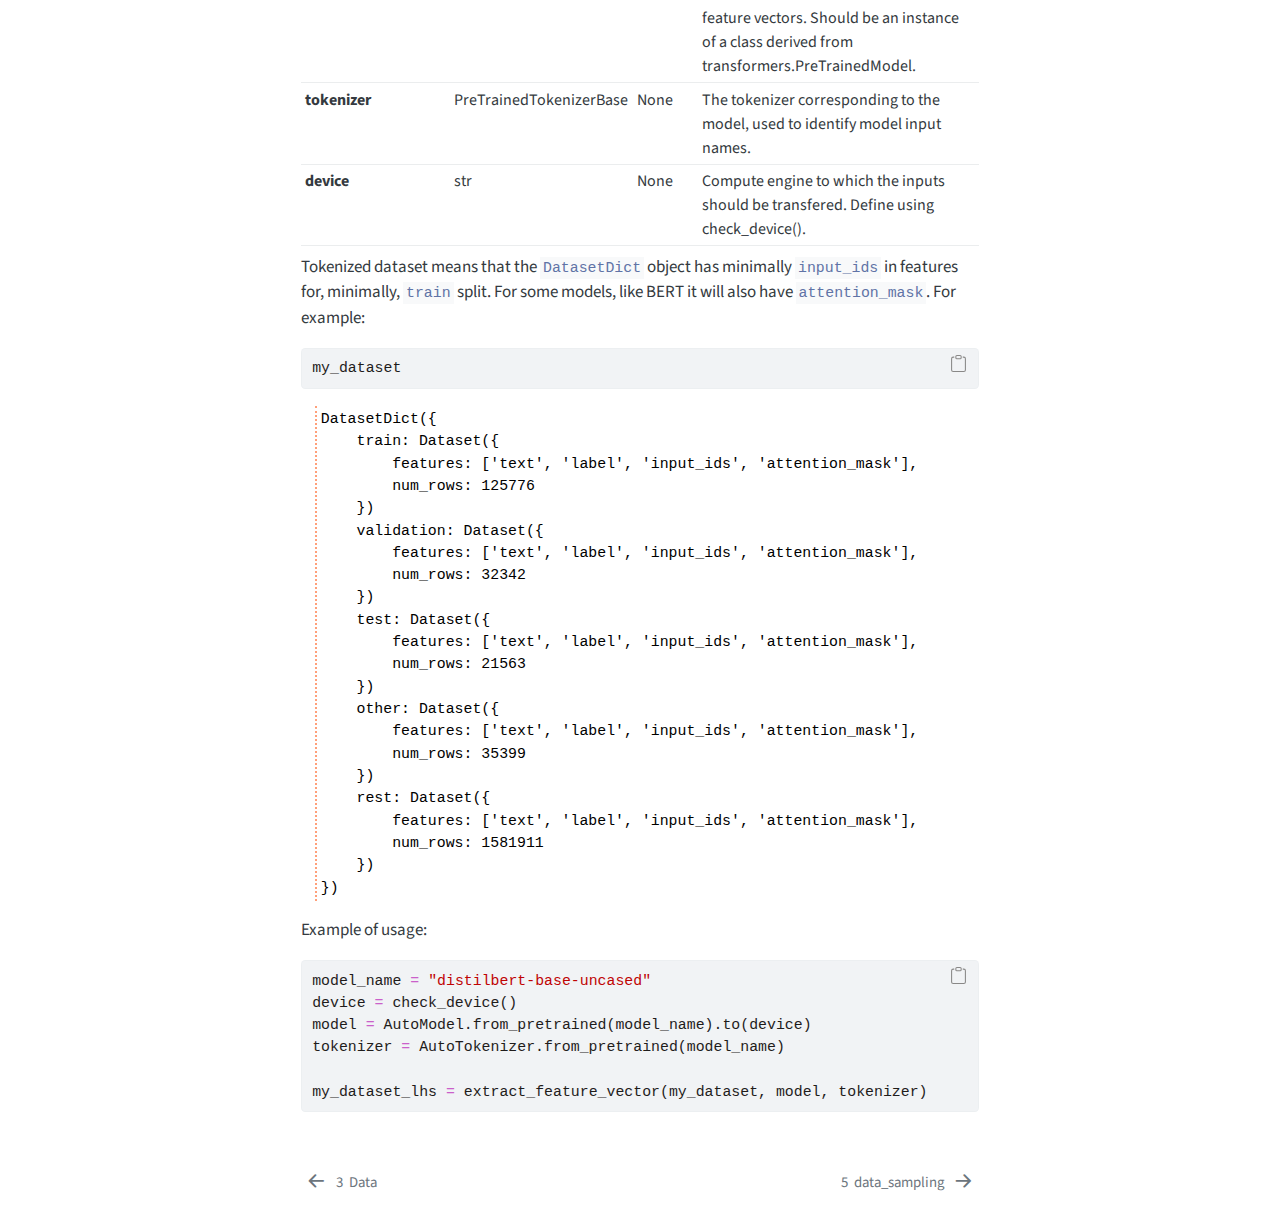
<file: docs/data/02_data_processing.html>
<!DOCTYPE html>
<html xmlns="http://www.w3.org/1999/xhtml" lang="en" xml:lang="en"><head>

<meta charset="utf-8">
<meta name="generator" content="quarto-1.4.549">

<meta name="viewport" content="width=device-width, initial-scale=1.0, user-scalable=yes">


<title>Machine learning for practical projects - 4&nbsp; data_processing</title>
<style>
code{white-space: pre-wrap;}
span.smallcaps{font-variant: small-caps;}
div.columns{display: flex; gap: min(4vw, 1.5em);}
div.column{flex: auto; overflow-x: auto;}
div.hanging-indent{margin-left: 1.5em; text-indent: -1.5em;}
ul.task-list{list-style: none;}
ul.task-list li input[type="checkbox"] {
  width: 0.8em;
  margin: 0 0.8em 0.2em -1em; /* quarto-specific, see https://github.com/quarto-dev/quarto-cli/issues/4556 */ 
  vertical-align: middle;
}
/* CSS for syntax highlighting */
pre > code.sourceCode { white-space: pre; position: relative; }
pre > code.sourceCode > span { line-height: 1.25; }
pre > code.sourceCode > span:empty { height: 1.2em; }
.sourceCode { overflow: visible; }
code.sourceCode > span { color: inherit; text-decoration: inherit; }
div.sourceCode { margin: 1em 0; }
pre.sourceCode { margin: 0; }
@media screen {
div.sourceCode { overflow: auto; }
}
@media print {
pre > code.sourceCode { white-space: pre-wrap; }
pre > code.sourceCode > span { text-indent: -5em; padding-left: 5em; }
}
pre.numberSource code
  { counter-reset: source-line 0; }
pre.numberSource code > span
  { position: relative; left: -4em; counter-increment: source-line; }
pre.numberSource code > span > a:first-child::before
  { content: counter(source-line);
    position: relative; left: -1em; text-align: right; vertical-align: baseline;
    border: none; display: inline-block;
    -webkit-touch-callout: none; -webkit-user-select: none;
    -khtml-user-select: none; -moz-user-select: none;
    -ms-user-select: none; user-select: none;
    padding: 0 4px; width: 4em;
  }
pre.numberSource { margin-left: 3em;  padding-left: 4px; }
div.sourceCode
  {   }
@media screen {
pre > code.sourceCode > span > a:first-child::before { text-decoration: underline; }
}
</style>


<script src="../../site_libs/quarto-nav/quarto-nav.js"></script>
<script src="../../site_libs/quarto-nav/headroom.min.js"></script>
<script src="../../site_libs/clipboard/clipboard.min.js"></script>
<script src="../../site_libs/quarto-search/autocomplete.umd.js"></script>
<script src="../../site_libs/quarto-search/fuse.min.js"></script>
<script src="../../site_libs/quarto-search/quarto-search.js"></script>
<meta name="quarto:offset" content="../../">
<link href="../../docs/data/04_data_sampling.html" rel="next">
<link href="../../docs/data/01_data.html" rel="prev">
<script src="../../site_libs/quarto-html/quarto.js"></script>
<script src="../../site_libs/quarto-html/popper.min.js"></script>
<script src="../../site_libs/quarto-html/tippy.umd.min.js"></script>
<script src="../../site_libs/quarto-html/anchor.min.js"></script>
<link href="../../site_libs/quarto-html/tippy.css" rel="stylesheet">
<link href="../../site_libs/quarto-html/quarto-syntax-highlighting.css" rel="stylesheet" id="quarto-text-highlighting-styles">
<script src="../../site_libs/bootstrap/bootstrap.min.js"></script>
<link href="../../site_libs/bootstrap/bootstrap-icons.css" rel="stylesheet">
<link href="../../site_libs/bootstrap/bootstrap.min.css" rel="stylesheet" id="quarto-bootstrap" data-mode="light">
<script id="quarto-search-options" type="application/json">{
  "location": "sidebar",
  "copy-button": false,
  "collapse-after": 3,
  "panel-placement": "start",
  "type": "textbox",
  "limit": 50,
  "keyboard-shortcut": [
    "f",
    "/",
    "s"
  ],
  "show-item-context": false,
  "language": {
    "search-no-results-text": "No results",
    "search-matching-documents-text": "matching documents",
    "search-copy-link-title": "Copy link to search",
    "search-hide-matches-text": "Hide additional matches",
    "search-more-match-text": "more match in this document",
    "search-more-matches-text": "more matches in this document",
    "search-clear-button-title": "Clear",
    "search-text-placeholder": "",
    "search-detached-cancel-button-title": "Cancel",
    "search-submit-button-title": "Submit",
    "search-label": "Search"
  }
}</script>


<link rel="stylesheet" href="../../styles.css">
</head>

<body class="nav-sidebar floating">

<div id="quarto-search-results"></div>
  <header id="quarto-header" class="headroom fixed-top">
  <nav class="quarto-secondary-nav">
    <div class="container-fluid d-flex">
      <button type="button" class="quarto-btn-toggle btn" data-bs-toggle="collapse" data-bs-target=".quarto-sidebar-collapse-item" aria-controls="quarto-sidebar" aria-expanded="false" aria-label="Toggle sidebar navigation" onclick="if (window.quartoToggleHeadroom) { window.quartoToggleHeadroom(); }">
        <i class="bi bi-layout-text-sidebar-reverse"></i>
      </button>
        <nav class="quarto-page-breadcrumbs" aria-label="breadcrumb"><ol class="breadcrumb"><li class="breadcrumb-item"><a href="../../docs/data/02_data_processing.html"><span class="chapter-number">4</span>&nbsp; <span class="chapter-title">data_processing</span></a></li></ol></nav>
        <a class="flex-grow-1" role="button" data-bs-toggle="collapse" data-bs-target=".quarto-sidebar-collapse-item" aria-controls="quarto-sidebar" aria-expanded="false" aria-label="Toggle sidebar navigation" onclick="if (window.quartoToggleHeadroom) { window.quartoToggleHeadroom(); }">      
        </a>
      <button type="button" class="btn quarto-search-button" aria-label="" onclick="window.quartoOpenSearch();">
        <i class="bi bi-search"></i>
      </button>
    </div>
  </nav>
</header>
<!-- content -->
<div id="quarto-content" class="quarto-container page-columns page-rows-contents page-layout-article">
<!-- sidebar -->
  <nav id="quarto-sidebar" class="sidebar collapse collapse-horizontal quarto-sidebar-collapse-item sidebar-navigation floating overflow-auto">
    <div class="pt-lg-2 mt-2 text-left sidebar-header">
    <div class="sidebar-title mb-0 py-0">
      <a href="../../">Machine learning for practical projects</a> 
    </div>
      </div>
        <div class="mt-2 flex-shrink-0 align-items-center">
        <div class="sidebar-search">
        <div id="quarto-search" class="" title="Search"></div>
        </div>
        </div>
    <div class="sidebar-menu-container"> 
    <ul class="list-unstyled mt-1">
        <li class="sidebar-item">
  <div class="sidebar-item-container"> 
  <a href="../../index.html" class="sidebar-item-text sidebar-link">
 <span class="menu-text"><span class="chapter-number">1</span>&nbsp; <span class="chapter-title">Introduction</span></span></a>
  </div>
</li>
        <li class="sidebar-item">
  <div class="sidebar-item-container"> 
  <a href="../../docs/00_set_ml_project.html" class="sidebar-item-text sidebar-link">
 <span class="menu-text"><span class="chapter-number">2</span>&nbsp; <span class="chapter-title">Setting up the machine learning project</span></span></a>
  </div>
</li>
        <li class="sidebar-item">
  <div class="sidebar-item-container"> 
  <a href="../../docs/data/01_data.html" class="sidebar-item-text sidebar-link">
 <span class="menu-text"><span class="chapter-number">3</span>&nbsp; <span class="chapter-title">Data</span></span></a>
  </div>
</li>
        <li class="sidebar-item">
  <div class="sidebar-item-container"> 
  <a href="../../docs/data/02_data_processing.html" class="sidebar-item-text sidebar-link active">
 <span class="menu-text"><span class="chapter-number">4</span>&nbsp; <span class="chapter-title">data_processing</span></span></a>
  </div>
</li>
        <li class="sidebar-item">
  <div class="sidebar-item-container"> 
  <a href="../../docs/data/04_data_sampling.html" class="sidebar-item-text sidebar-link">
 <span class="menu-text"><span class="chapter-number">5</span>&nbsp; <span class="chapter-title">data_sampling</span></span></a>
  </div>
</li>
        <li class="sidebar-item">
  <div class="sidebar-item-container"> 
  <a href="../../docs/data/03_data_vizualization.html" class="sidebar-item-text sidebar-link">
 <span class="menu-text"><span class="chapter-number">6</span>&nbsp; <span class="chapter-title">data_vizualization</span></span></a>
  </div>
</li>
        <li class="sidebar-item">
  <div class="sidebar-item-container"> 
  <a href="../../docs/models/20_training.html" class="sidebar-item-text sidebar-link">
 <span class="menu-text"><span class="chapter-number">7</span>&nbsp; <span class="chapter-title">training</span></span></a>
  </div>
</li>
        <li class="sidebar-item">
  <div class="sidebar-item-container"> 
  <a href="../../docs/30_utils.html" class="sidebar-item-text sidebar-link">
 <span class="menu-text"><span class="chapter-number">8</span>&nbsp; <span class="chapter-title">utils</span></span></a>
  </div>
</li>
    </ul>
    </div>
</nav>
<div id="quarto-sidebar-glass" class="quarto-sidebar-collapse-item" data-bs-toggle="collapse" data-bs-target=".quarto-sidebar-collapse-item"></div>
<!-- margin-sidebar -->
    <div id="quarto-margin-sidebar" class="sidebar margin-sidebar">
        <nav id="TOC" role="doc-toc" class="toc-active">
    <h2 id="toc-title">Table of contents</h2>
   
  <ul>
  <li><a href="#get_labels" id="toc-get_labels" class="nav-link active" data-scroll-target="#get_labels"><code>get_labels</code></a></li>
  <li><a href="#count_tokens" id="toc-count_tokens" class="nav-link" data-scroll-target="#count_tokens"><code>count_tokens</code></a></li>
  <li><a href="#feature-engineering" id="toc-feature-engineering" class="nav-link" data-scroll-target="#feature-engineering">Feature Engineering</a>
  <ul>
  <li><a href="#extract_feature_vector" id="toc-extract_feature_vector" class="nav-link" data-scroll-target="#extract_feature_vector"><code>extract_feature_vector</code></a></li>
  </ul></li>
  </ul>
</nav>
    </div>
<!-- main -->
<main class="content" id="quarto-document-content">

<header id="title-block-header" class="quarto-title-block default">
<div class="quarto-title">
<h1 class="title"><span class="chapter-number">4</span>&nbsp; <span class="chapter-title">data_processing</span></h1>
</div>



<div class="quarto-title-meta">

    
  
    
  </div>
  


</header>


<p>For classification tasks, or any categorical data feature we can obtain labels with</p>
<div id="8c100883" class="cell" data-execution_count="2">
<section id="get_labels" class="level3 unnumbered cell-output cell-output-display cell-output-markdown">
<h3 class="unnumbered anchored" data-anchor-id="get_labels"><code>get_labels</code></h3>
<blockquote class="blockquote">
<p>get_labels(df: DataFrame, col_label: str, verbose: bool)</p>
</blockquote>
<p><em>Extract unique labels from the dataframe and save them to a list. Print the number of labels in the dataset as well as the first 5 labels if there are more than five labels in the dataset.</em></p>
<p>Arguments:</p>
<table class="table table-sm table-striped small">
<colgroup>
<col style="width: 25%">
<col style="width: 10%">
<col style="width: 10%">
<col style="width: 45%">
</colgroup>
<thead>
<tr class="header">
<th></th>
<th>type</th>
<th>default</th>
<th>description</th>
</tr>
</thead>
<tbody>
<tr class="odd">
<td><strong>df</strong></td>
<td>DataFrame</td>
<td>None</td>
<td>Dataframe in which the labels are contained.</td>
</tr>
<tr class="even">
<td><strong>col_label</strong></td>
<td>str</td>
<td>None</td>
<td>Name of the column in the dataframe containing labels.</td>
</tr>
<tr class="odd">
<td><strong>verbose</strong></td>
<td>bool</td>
<td>True</td>
<td>Print the statements. Defaults to True.</td>
</tr>
</tbody>
</table>
</section>
</div>
<div class="sourceCode" id="cb1"><pre class="sourceCode python code-with-copy"><code class="sourceCode python"><span id="cb1-1"><a href="#cb1-1" aria-hidden="true" tabindex="-1"></a>get_labels(df<span class="op">=</span>my_dataframe, col_label<span class="op">=</span><span class="st">"col_label"</span>)</span></code><button title="Copy to Clipboard" class="code-copy-button"><i class="bi"></i></button></pre></div>
<div id="db208a91" class="cell" data-execution_count="3">
<section id="count_tokens" class="level3 unnumbered cell-output cell-output-display cell-output-markdown">
<h3 class="unnumbered anchored" data-anchor-id="count_tokens"><code>count_tokens</code></h3>
<blockquote class="blockquote">
<p>count_tokens(df: DataFrame, col_input_ids: str, col_attn_mask: str)</p>
</blockquote>
<p><em>Counts the number of tokens in each row of a DataFrame where the attention mask is 1.</em></p>
<p>Arguments:</p>
<table class="table table-sm table-striped small">
<colgroup>
<col style="width: 25%">
<col style="width: 10%">
<col style="width: 10%">
<col style="width: 45%">
</colgroup>
<thead>
<tr class="header">
<th></th>
<th>type</th>
<th>default</th>
<th>description</th>
</tr>
</thead>
<tbody>
<tr class="odd">
<td><strong>df</strong></td>
<td>DataFrame</td>
<td>None</td>
<td>Dataframe containing the token data.</td>
</tr>
<tr class="even">
<td><strong>col_input_ids</strong></td>
<td>str</td>
<td>input_ids</td>
<td>Name of the column in df that contains the input IDs. Defaults to “input_ids”.</td>
</tr>
<tr class="odd">
<td><strong>col_attn_mask</strong></td>
<td>str</td>
<td>None</td>
<td>Name of the column in df that contains the attention masks. Defaults to None.</td>
</tr>
</tbody>
</table>
</section>
</div>
<section id="feature-engineering" class="level1 unnumbered">
<h1 class="unnumbered">Feature Engineering</h1>
<p>Extract features from large language models for text classification.</p>
<div id="999feb88" class="cell" data-execution_count="4">
<section id="extract_feature_vector" class="level3 unnumbered cell-output cell-output-display cell-output-markdown">
<h3 class="unnumbered anchored" data-anchor-id="extract_feature_vector"><code>extract_feature_vector</code></h3>
<blockquote class="blockquote">
<p>extract_feature_vector(data_sample: DatasetDict, model: PreTrainedModel, tokenizer: PreTrainedTokenizerBase, device: str)</p>
</blockquote>
<p><em>Extract features from large language models for text classification.</em></p>
<p>Arguments:</p>
<table class="table table-sm table-striped small">
<colgroup>
<col style="width: 25%">
<col style="width: 10%">
<col style="width: 10%">
<col style="width: 45%">
</colgroup>
<thead>
<tr class="header">
<th></th>
<th>type</th>
<th>default</th>
<th>description</th>
</tr>
</thead>
<tbody>
<tr class="odd">
<td><strong>data_sample</strong></td>
<td>DatasetDict</td>
<td>None</td>
<td>Dataset including tokenized inputs. Expected to be a dictionary with keys matching the model’s expected input names.</td>
</tr>
<tr class="even">
<td><strong>model</strong></td>
<td>PreTrainedModel</td>
<td>None</td>
<td>The model from which to extract the feature vectors. Should be an instance of a class derived from transformers.PreTrainedModel.</td>
</tr>
<tr class="odd">
<td><strong>tokenizer</strong></td>
<td>PreTrainedTokenizerBase</td>
<td>None</td>
<td>The tokenizer corresponding to the model, used to identify model input names.</td>
</tr>
<tr class="even">
<td><strong>device</strong></td>
<td>str</td>
<td>None</td>
<td>Compute engine to which the inputs should be transfered. Define using check_device().</td>
</tr>
</tbody>
</table>
</section>
</div>
<p>Tokenized dataset means that the <code>DatasetDict</code> object has minimally <code>input_ids</code> in features for, minimally, <code>train</code> split. For some models, like BERT it will also have <code>attention_mask</code>. For example:</p>
<div id="9b3b3d68" class="cell" data-execution_count="6">
<div class="sourceCode cell-code" id="cb2"><pre class="sourceCode python code-with-copy"><code class="sourceCode python"><span id="cb2-1"><a href="#cb2-1" aria-hidden="true" tabindex="-1"></a>my_dataset</span></code><button title="Copy to Clipboard" class="code-copy-button"><i class="bi"></i></button></pre></div>
<div class="cell-output cell-output-display" data-execution_count="6">
<pre><code>DatasetDict({
    train: Dataset({
        features: ['text', 'label', 'input_ids', 'attention_mask'],
        num_rows: 125776
    })
    validation: Dataset({
        features: ['text', 'label', 'input_ids', 'attention_mask'],
        num_rows: 32342
    })
    test: Dataset({
        features: ['text', 'label', 'input_ids', 'attention_mask'],
        num_rows: 21563
    })
    other: Dataset({
        features: ['text', 'label', 'input_ids', 'attention_mask'],
        num_rows: 35399
    })
    rest: Dataset({
        features: ['text', 'label', 'input_ids', 'attention_mask'],
        num_rows: 1581911
    })
})</code></pre>
</div>
</div>
<p>Example of usage:</p>
<div class="sourceCode" id="cb4"><pre class="sourceCode python code-with-copy"><code class="sourceCode python"><span id="cb4-1"><a href="#cb4-1" aria-hidden="true" tabindex="-1"></a>model_name <span class="op">=</span> <span class="st">"distilbert-base-uncased"</span></span>
<span id="cb4-2"><a href="#cb4-2" aria-hidden="true" tabindex="-1"></a>device <span class="op">=</span> check_device()</span>
<span id="cb4-3"><a href="#cb4-3" aria-hidden="true" tabindex="-1"></a>model <span class="op">=</span> AutoModel.from_pretrained(model_name).to(device)</span>
<span id="cb4-4"><a href="#cb4-4" aria-hidden="true" tabindex="-1"></a>tokenizer <span class="op">=</span> AutoTokenizer.from_pretrained(model_name)</span>
<span id="cb4-5"><a href="#cb4-5" aria-hidden="true" tabindex="-1"></a></span>
<span id="cb4-6"><a href="#cb4-6" aria-hidden="true" tabindex="-1"></a>my_dataset_lhs <span class="op">=</span> extract_feature_vector(my_dataset, model, tokenizer)</span></code><button title="Copy to Clipboard" class="code-copy-button"><i class="bi"></i></button></pre></div>


</section>

</main> <!-- /main -->
<script id="quarto-html-after-body" type="application/javascript">
window.document.addEventListener("DOMContentLoaded", function (event) {
  const toggleBodyColorMode = (bsSheetEl) => {
    const mode = bsSheetEl.getAttribute("data-mode");
    const bodyEl = window.document.querySelector("body");
    if (mode === "dark") {
      bodyEl.classList.add("quarto-dark");
      bodyEl.classList.remove("quarto-light");
    } else {
      bodyEl.classList.add("quarto-light");
      bodyEl.classList.remove("quarto-dark");
    }
  }
  const toggleBodyColorPrimary = () => {
    const bsSheetEl = window.document.querySelector("link#quarto-bootstrap");
    if (bsSheetEl) {
      toggleBodyColorMode(bsSheetEl);
    }
  }
  toggleBodyColorPrimary();  
  const icon = "";
  const anchorJS = new window.AnchorJS();
  anchorJS.options = {
    placement: 'right',
    icon: icon
  };
  anchorJS.add('.anchored');
  const isCodeAnnotation = (el) => {
    for (const clz of el.classList) {
      if (clz.startsWith('code-annotation-')) {                     
        return true;
      }
    }
    return false;
  }
  const clipboard = new window.ClipboardJS('.code-copy-button', {
    text: function(trigger) {
      const codeEl = trigger.previousElementSibling.cloneNode(true);
      for (const childEl of codeEl.children) {
        if (isCodeAnnotation(childEl)) {
          childEl.remove();
        }
      }
      return codeEl.innerText;
    }
  });
  clipboard.on('success', function(e) {
    // button target
    const button = e.trigger;
    // don't keep focus
    button.blur();
    // flash "checked"
    button.classList.add('code-copy-button-checked');
    var currentTitle = button.getAttribute("title");
    button.setAttribute("title", "Copied!");
    let tooltip;
    if (window.bootstrap) {
      button.setAttribute("data-bs-toggle", "tooltip");
      button.setAttribute("data-bs-placement", "left");
      button.setAttribute("data-bs-title", "Copied!");
      tooltip = new bootstrap.Tooltip(button, 
        { trigger: "manual", 
          customClass: "code-copy-button-tooltip",
          offset: [0, -8]});
      tooltip.show();    
    }
    setTimeout(function() {
      if (tooltip) {
        tooltip.hide();
        button.removeAttribute("data-bs-title");
        button.removeAttribute("data-bs-toggle");
        button.removeAttribute("data-bs-placement");
      }
      button.setAttribute("title", currentTitle);
      button.classList.remove('code-copy-button-checked');
    }, 1000);
    // clear code selection
    e.clearSelection();
  });
  function tippyHover(el, contentFn, onTriggerFn, onUntriggerFn) {
    const config = {
      allowHTML: true,
      maxWidth: 500,
      delay: 100,
      arrow: false,
      appendTo: function(el) {
          return el.parentElement;
      },
      interactive: true,
      interactiveBorder: 10,
      theme: 'quarto',
      placement: 'bottom-start',
    };
    if (contentFn) {
      config.content = contentFn;
    }
    if (onTriggerFn) {
      config.onTrigger = onTriggerFn;
    }
    if (onUntriggerFn) {
      config.onUntrigger = onUntriggerFn;
    }
    window.tippy(el, config); 
  }
  const noterefs = window.document.querySelectorAll('a[role="doc-noteref"]');
  for (var i=0; i<noterefs.length; i++) {
    const ref = noterefs[i];
    tippyHover(ref, function() {
      // use id or data attribute instead here
      let href = ref.getAttribute('data-footnote-href') || ref.getAttribute('href');
      try { href = new URL(href).hash; } catch {}
      const id = href.replace(/^#\/?/, "");
      const note = window.document.getElementById(id);
      return note.innerHTML;
    });
  }
  const xrefs = window.document.querySelectorAll('a.quarto-xref');
  const processXRef = (id, note) => {
    // Strip column container classes
    const stripColumnClz = (el) => {
      el.classList.remove("page-full", "page-columns");
      if (el.children) {
        for (const child of el.children) {
          stripColumnClz(child);
        }
      }
    }
    stripColumnClz(note)
    if (id === null || id.startsWith('sec-')) {
      // Special case sections, only their first couple elements
      const container = document.createElement("div");
      if (note.children && note.children.length > 2) {
        container.appendChild(note.children[0].cloneNode(true));
        for (let i = 1; i < note.children.length; i++) {
          const child = note.children[i];
          if (child.tagName === "P" && child.innerText === "") {
            continue;
          } else {
            container.appendChild(child.cloneNode(true));
            break;
          }
        }
        if (window.Quarto?.typesetMath) {
          window.Quarto.typesetMath(container);
        }
        return container.innerHTML
      } else {
        if (window.Quarto?.typesetMath) {
          window.Quarto.typesetMath(note);
        }
        return note.innerHTML;
      }
    } else {
      // Remove any anchor links if they are present
      const anchorLink = note.querySelector('a.anchorjs-link');
      if (anchorLink) {
        anchorLink.remove();
      }
      if (window.Quarto?.typesetMath) {
        window.Quarto.typesetMath(note);
      }
      // TODO in 1.5, we should make sure this works without a callout special case
      if (note.classList.contains("callout")) {
        return note.outerHTML;
      } else {
        return note.innerHTML;
      }
    }
  }
  for (var i=0; i<xrefs.length; i++) {
    const xref = xrefs[i];
    tippyHover(xref, undefined, function(instance) {
      instance.disable();
      let url = xref.getAttribute('href');
      let hash = undefined; 
      if (url.startsWith('#')) {
        hash = url;
      } else {
        try { hash = new URL(url).hash; } catch {}
      }
      if (hash) {
        const id = hash.replace(/^#\/?/, "");
        const note = window.document.getElementById(id);
        if (note !== null) {
          try {
            const html = processXRef(id, note.cloneNode(true));
            instance.setContent(html);
          } finally {
            instance.enable();
            instance.show();
          }
        } else {
          // See if we can fetch this
          fetch(url.split('#')[0])
          .then(res => res.text())
          .then(html => {
            const parser = new DOMParser();
            const htmlDoc = parser.parseFromString(html, "text/html");
            const note = htmlDoc.getElementById(id);
            if (note !== null) {
              const html = processXRef(id, note);
              instance.setContent(html);
            } 
          }).finally(() => {
            instance.enable();
            instance.show();
          });
        }
      } else {
        // See if we can fetch a full url (with no hash to target)
        // This is a special case and we should probably do some content thinning / targeting
        fetch(url)
        .then(res => res.text())
        .then(html => {
          const parser = new DOMParser();
          const htmlDoc = parser.parseFromString(html, "text/html");
          const note = htmlDoc.querySelector('main.content');
          if (note !== null) {
            // This should only happen for chapter cross references
            // (since there is no id in the URL)
            // remove the first header
            if (note.children.length > 0 && note.children[0].tagName === "HEADER") {
              note.children[0].remove();
            }
            const html = processXRef(null, note);
            instance.setContent(html);
          } 
        }).finally(() => {
          instance.enable();
          instance.show();
        });
      }
    }, function(instance) {
    });
  }
      let selectedAnnoteEl;
      const selectorForAnnotation = ( cell, annotation) => {
        let cellAttr = 'data-code-cell="' + cell + '"';
        let lineAttr = 'data-code-annotation="' +  annotation + '"';
        const selector = 'span[' + cellAttr + '][' + lineAttr + ']';
        return selector;
      }
      const selectCodeLines = (annoteEl) => {
        const doc = window.document;
        const targetCell = annoteEl.getAttribute("data-target-cell");
        const targetAnnotation = annoteEl.getAttribute("data-target-annotation");
        const annoteSpan = window.document.querySelector(selectorForAnnotation(targetCell, targetAnnotation));
        const lines = annoteSpan.getAttribute("data-code-lines").split(",");
        const lineIds = lines.map((line) => {
          return targetCell + "-" + line;
        })
        let top = null;
        let height = null;
        let parent = null;
        if (lineIds.length > 0) {
            //compute the position of the single el (top and bottom and make a div)
            const el = window.document.getElementById(lineIds[0]);
            top = el.offsetTop;
            height = el.offsetHeight;
            parent = el.parentElement.parentElement;
          if (lineIds.length > 1) {
            const lastEl = window.document.getElementById(lineIds[lineIds.length - 1]);
            const bottom = lastEl.offsetTop + lastEl.offsetHeight;
            height = bottom - top;
          }
          if (top !== null && height !== null && parent !== null) {
            // cook up a div (if necessary) and position it 
            let div = window.document.getElementById("code-annotation-line-highlight");
            if (div === null) {
              div = window.document.createElement("div");
              div.setAttribute("id", "code-annotation-line-highlight");
              div.style.position = 'absolute';
              parent.appendChild(div);
            }
            div.style.top = top - 2 + "px";
            div.style.height = height + 4 + "px";
            div.style.left = 0;
            let gutterDiv = window.document.getElementById("code-annotation-line-highlight-gutter");
            if (gutterDiv === null) {
              gutterDiv = window.document.createElement("div");
              gutterDiv.setAttribute("id", "code-annotation-line-highlight-gutter");
              gutterDiv.style.position = 'absolute';
              const codeCell = window.document.getElementById(targetCell);
              const gutter = codeCell.querySelector('.code-annotation-gutter');
              gutter.appendChild(gutterDiv);
            }
            gutterDiv.style.top = top - 2 + "px";
            gutterDiv.style.height = height + 4 + "px";
          }
          selectedAnnoteEl = annoteEl;
        }
      };
      const unselectCodeLines = () => {
        const elementsIds = ["code-annotation-line-highlight", "code-annotation-line-highlight-gutter"];
        elementsIds.forEach((elId) => {
          const div = window.document.getElementById(elId);
          if (div) {
            div.remove();
          }
        });
        selectedAnnoteEl = undefined;
      };
        // Handle positioning of the toggle
    window.addEventListener(
      "resize",
      throttle(() => {
        elRect = undefined;
        if (selectedAnnoteEl) {
          selectCodeLines(selectedAnnoteEl);
        }
      }, 10)
    );
    function throttle(fn, ms) {
    let throttle = false;
    let timer;
      return (...args) => {
        if(!throttle) { // first call gets through
            fn.apply(this, args);
            throttle = true;
        } else { // all the others get throttled
            if(timer) clearTimeout(timer); // cancel #2
            timer = setTimeout(() => {
              fn.apply(this, args);
              timer = throttle = false;
            }, ms);
        }
      };
    }
      // Attach click handler to the DT
      const annoteDls = window.document.querySelectorAll('dt[data-target-cell]');
      for (const annoteDlNode of annoteDls) {
        annoteDlNode.addEventListener('click', (event) => {
          const clickedEl = event.target;
          if (clickedEl !== selectedAnnoteEl) {
            unselectCodeLines();
            const activeEl = window.document.querySelector('dt[data-target-cell].code-annotation-active');
            if (activeEl) {
              activeEl.classList.remove('code-annotation-active');
            }
            selectCodeLines(clickedEl);
            clickedEl.classList.add('code-annotation-active');
          } else {
            // Unselect the line
            unselectCodeLines();
            clickedEl.classList.remove('code-annotation-active');
          }
        });
      }
  const findCites = (el) => {
    const parentEl = el.parentElement;
    if (parentEl) {
      const cites = parentEl.dataset.cites;
      if (cites) {
        return {
          el,
          cites: cites.split(' ')
        };
      } else {
        return findCites(el.parentElement)
      }
    } else {
      return undefined;
    }
  };
  var bibliorefs = window.document.querySelectorAll('a[role="doc-biblioref"]');
  for (var i=0; i<bibliorefs.length; i++) {
    const ref = bibliorefs[i];
    const citeInfo = findCites(ref);
    if (citeInfo) {
      tippyHover(citeInfo.el, function() {
        var popup = window.document.createElement('div');
        citeInfo.cites.forEach(function(cite) {
          var citeDiv = window.document.createElement('div');
          citeDiv.classList.add('hanging-indent');
          citeDiv.classList.add('csl-entry');
          var biblioDiv = window.document.getElementById('ref-' + cite);
          if (biblioDiv) {
            citeDiv.innerHTML = biblioDiv.innerHTML;
          }
          popup.appendChild(citeDiv);
        });
        return popup.innerHTML;
      });
    }
  }
});
</script>
<nav class="page-navigation">
  <div class="nav-page nav-page-previous">
      <a href="../../docs/data/01_data.html" class="pagination-link  aria-label=" &lt;span="">
        <i class="bi bi-arrow-left-short"></i> <span class="nav-page-text"><span class="chapter-number">3</span>&nbsp; <span class="chapter-title">Data</span></span>
      </a>          
  </div>
  <div class="nav-page nav-page-next">
      <a href="../../docs/data/04_data_sampling.html" class="pagination-link" aria-label="<span class='chapter-number'>5</span>&nbsp; <span class='chapter-title'>data_sampling</span>">
        <span class="nav-page-text"><span class="chapter-number">5</span>&nbsp; <span class="chapter-title">data_sampling</span></span> <i class="bi bi-arrow-right-short"></i>
      </a>
  </div>
</nav>
</div> <!-- /content -->




</body></html>
</file>
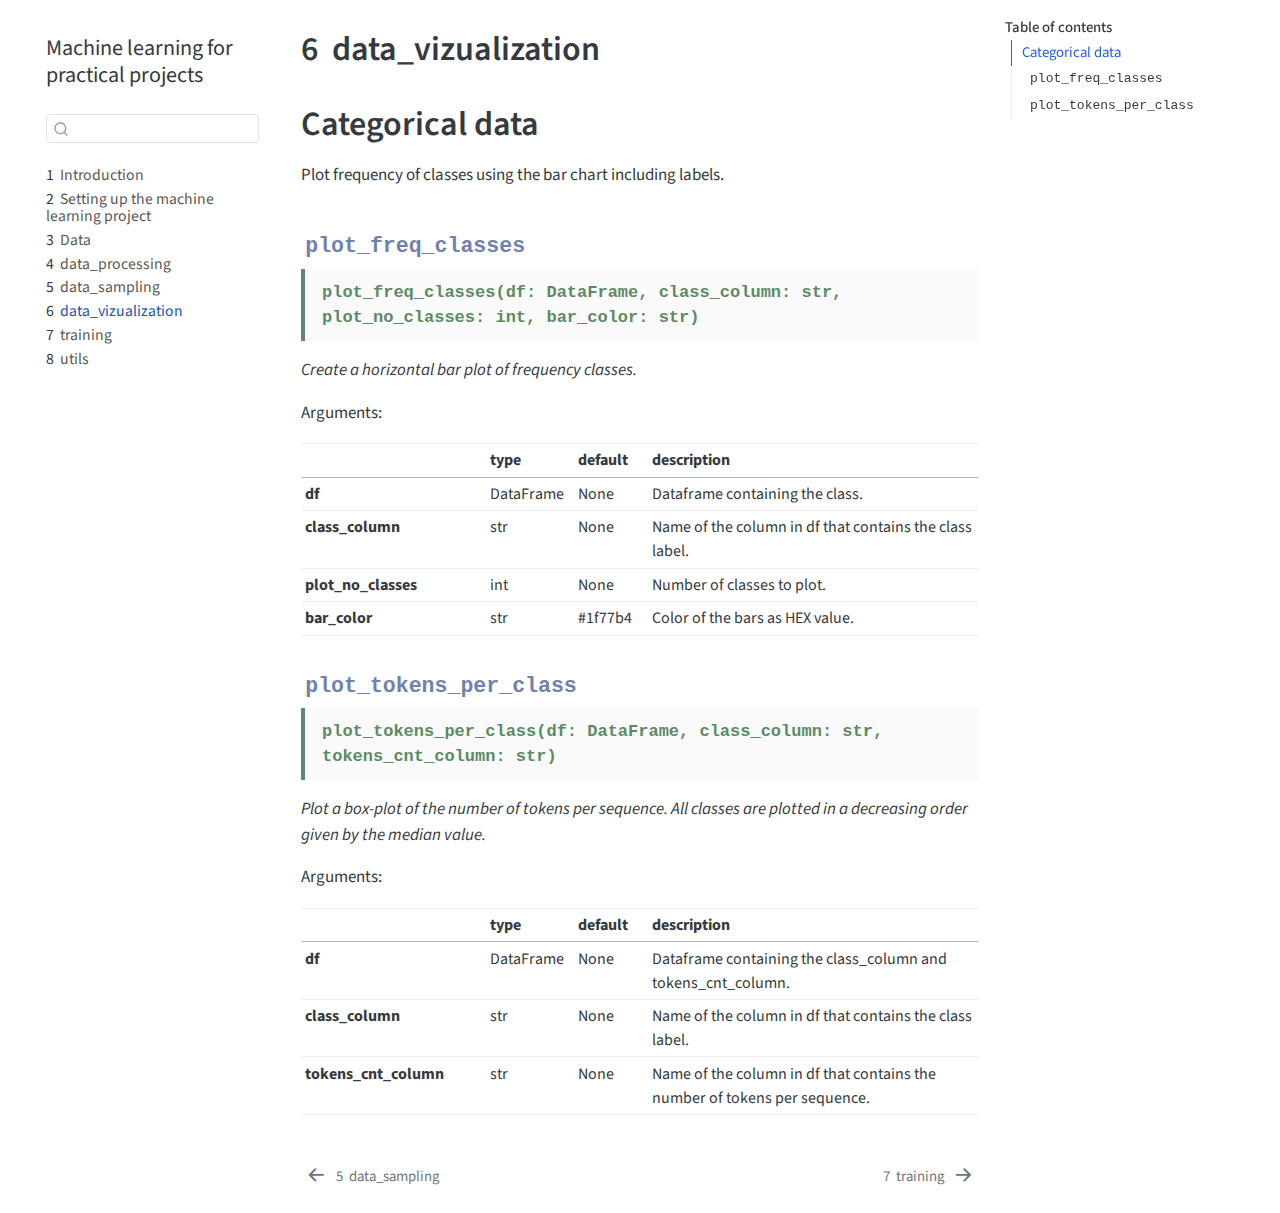
<file: docs/data/03_data_vizualization.html>
<!DOCTYPE html>
<html xmlns="http://www.w3.org/1999/xhtml" lang="en" xml:lang="en"><head>

<meta charset="utf-8">
<meta name="generator" content="quarto-1.4.549">

<meta name="viewport" content="width=device-width, initial-scale=1.0, user-scalable=yes">


<title>Machine learning for practical projects - 6&nbsp; data_vizualization</title>
<style>
code{white-space: pre-wrap;}
span.smallcaps{font-variant: small-caps;}
div.columns{display: flex; gap: min(4vw, 1.5em);}
div.column{flex: auto; overflow-x: auto;}
div.hanging-indent{margin-left: 1.5em; text-indent: -1.5em;}
ul.task-list{list-style: none;}
ul.task-list li input[type="checkbox"] {
  width: 0.8em;
  margin: 0 0.8em 0.2em -1em; /* quarto-specific, see https://github.com/quarto-dev/quarto-cli/issues/4556 */ 
  vertical-align: middle;
}
</style>


<script src="../../site_libs/quarto-nav/quarto-nav.js"></script>
<script src="../../site_libs/quarto-nav/headroom.min.js"></script>
<script src="../../site_libs/clipboard/clipboard.min.js"></script>
<script src="../../site_libs/quarto-search/autocomplete.umd.js"></script>
<script src="../../site_libs/quarto-search/fuse.min.js"></script>
<script src="../../site_libs/quarto-search/quarto-search.js"></script>
<meta name="quarto:offset" content="../../">
<link href="../../docs/models/20_training.html" rel="next">
<link href="../../docs/data/04_data_sampling.html" rel="prev">
<script src="../../site_libs/quarto-html/quarto.js"></script>
<script src="../../site_libs/quarto-html/popper.min.js"></script>
<script src="../../site_libs/quarto-html/tippy.umd.min.js"></script>
<script src="../../site_libs/quarto-html/anchor.min.js"></script>
<link href="../../site_libs/quarto-html/tippy.css" rel="stylesheet">
<link href="../../site_libs/quarto-html/quarto-syntax-highlighting.css" rel="stylesheet" id="quarto-text-highlighting-styles">
<script src="../../site_libs/bootstrap/bootstrap.min.js"></script>
<link href="../../site_libs/bootstrap/bootstrap-icons.css" rel="stylesheet">
<link href="../../site_libs/bootstrap/bootstrap.min.css" rel="stylesheet" id="quarto-bootstrap" data-mode="light">
<script id="quarto-search-options" type="application/json">{
  "location": "sidebar",
  "copy-button": false,
  "collapse-after": 3,
  "panel-placement": "start",
  "type": "textbox",
  "limit": 50,
  "keyboard-shortcut": [
    "f",
    "/",
    "s"
  ],
  "show-item-context": false,
  "language": {
    "search-no-results-text": "No results",
    "search-matching-documents-text": "matching documents",
    "search-copy-link-title": "Copy link to search",
    "search-hide-matches-text": "Hide additional matches",
    "search-more-match-text": "more match in this document",
    "search-more-matches-text": "more matches in this document",
    "search-clear-button-title": "Clear",
    "search-text-placeholder": "",
    "search-detached-cancel-button-title": "Cancel",
    "search-submit-button-title": "Submit",
    "search-label": "Search"
  }
}</script>


<link rel="stylesheet" href="../../styles.css">
</head>

<body class="nav-sidebar floating">

<div id="quarto-search-results"></div>
  <header id="quarto-header" class="headroom fixed-top">
  <nav class="quarto-secondary-nav">
    <div class="container-fluid d-flex">
      <button type="button" class="quarto-btn-toggle btn" data-bs-toggle="collapse" data-bs-target=".quarto-sidebar-collapse-item" aria-controls="quarto-sidebar" aria-expanded="false" aria-label="Toggle sidebar navigation" onclick="if (window.quartoToggleHeadroom) { window.quartoToggleHeadroom(); }">
        <i class="bi bi-layout-text-sidebar-reverse"></i>
      </button>
        <nav class="quarto-page-breadcrumbs" aria-label="breadcrumb"><ol class="breadcrumb"><li class="breadcrumb-item"><a href="../../docs/data/03_data_vizualization.html"><span class="chapter-number">6</span>&nbsp; <span class="chapter-title">data_vizualization</span></a></li></ol></nav>
        <a class="flex-grow-1" role="button" data-bs-toggle="collapse" data-bs-target=".quarto-sidebar-collapse-item" aria-controls="quarto-sidebar" aria-expanded="false" aria-label="Toggle sidebar navigation" onclick="if (window.quartoToggleHeadroom) { window.quartoToggleHeadroom(); }">      
        </a>
      <button type="button" class="btn quarto-search-button" aria-label="" onclick="window.quartoOpenSearch();">
        <i class="bi bi-search"></i>
      </button>
    </div>
  </nav>
</header>
<!-- content -->
<div id="quarto-content" class="quarto-container page-columns page-rows-contents page-layout-article">
<!-- sidebar -->
  <nav id="quarto-sidebar" class="sidebar collapse collapse-horizontal quarto-sidebar-collapse-item sidebar-navigation floating overflow-auto">
    <div class="pt-lg-2 mt-2 text-left sidebar-header">
    <div class="sidebar-title mb-0 py-0">
      <a href="../../">Machine learning for practical projects</a> 
    </div>
      </div>
        <div class="mt-2 flex-shrink-0 align-items-center">
        <div class="sidebar-search">
        <div id="quarto-search" class="" title="Search"></div>
        </div>
        </div>
    <div class="sidebar-menu-container"> 
    <ul class="list-unstyled mt-1">
        <li class="sidebar-item">
  <div class="sidebar-item-container"> 
  <a href="../../index.html" class="sidebar-item-text sidebar-link">
 <span class="menu-text"><span class="chapter-number">1</span>&nbsp; <span class="chapter-title">Introduction</span></span></a>
  </div>
</li>
        <li class="sidebar-item">
  <div class="sidebar-item-container"> 
  <a href="../../docs/00_set_ml_project.html" class="sidebar-item-text sidebar-link">
 <span class="menu-text"><span class="chapter-number">2</span>&nbsp; <span class="chapter-title">Setting up the machine learning project</span></span></a>
  </div>
</li>
        <li class="sidebar-item">
  <div class="sidebar-item-container"> 
  <a href="../../docs/data/01_data.html" class="sidebar-item-text sidebar-link">
 <span class="menu-text"><span class="chapter-number">3</span>&nbsp; <span class="chapter-title">Data</span></span></a>
  </div>
</li>
        <li class="sidebar-item">
  <div class="sidebar-item-container"> 
  <a href="../../docs/data/02_data_processing.html" class="sidebar-item-text sidebar-link">
 <span class="menu-text"><span class="chapter-number">4</span>&nbsp; <span class="chapter-title">data_processing</span></span></a>
  </div>
</li>
        <li class="sidebar-item">
  <div class="sidebar-item-container"> 
  <a href="../../docs/data/04_data_sampling.html" class="sidebar-item-text sidebar-link">
 <span class="menu-text"><span class="chapter-number">5</span>&nbsp; <span class="chapter-title">data_sampling</span></span></a>
  </div>
</li>
        <li class="sidebar-item">
  <div class="sidebar-item-container"> 
  <a href="../../docs/data/03_data_vizualization.html" class="sidebar-item-text sidebar-link active">
 <span class="menu-text"><span class="chapter-number">6</span>&nbsp; <span class="chapter-title">data_vizualization</span></span></a>
  </div>
</li>
        <li class="sidebar-item">
  <div class="sidebar-item-container"> 
  <a href="../../docs/models/20_training.html" class="sidebar-item-text sidebar-link">
 <span class="menu-text"><span class="chapter-number">7</span>&nbsp; <span class="chapter-title">training</span></span></a>
  </div>
</li>
        <li class="sidebar-item">
  <div class="sidebar-item-container"> 
  <a href="../../docs/30_utils.html" class="sidebar-item-text sidebar-link">
 <span class="menu-text"><span class="chapter-number">8</span>&nbsp; <span class="chapter-title">utils</span></span></a>
  </div>
</li>
    </ul>
    </div>
</nav>
<div id="quarto-sidebar-glass" class="quarto-sidebar-collapse-item" data-bs-toggle="collapse" data-bs-target=".quarto-sidebar-collapse-item"></div>
<!-- margin-sidebar -->
    <div id="quarto-margin-sidebar" class="sidebar margin-sidebar">
        <nav id="TOC" role="doc-toc" class="toc-active">
    <h2 id="toc-title">Table of contents</h2>
   
  <ul>
  <li><a href="#categorical-data" id="toc-categorical-data" class="nav-link active" data-scroll-target="#categorical-data">Categorical data</a>
  <ul>
  <li><a href="#plot_freq_classes" id="toc-plot_freq_classes" class="nav-link" data-scroll-target="#plot_freq_classes"><code>plot_freq_classes</code></a></li>
  <li><a href="#plot_tokens_per_class" id="toc-plot_tokens_per_class" class="nav-link" data-scroll-target="#plot_tokens_per_class"><code>plot_tokens_per_class</code></a></li>
  </ul></li>
  </ul>
</nav>
    </div>
<!-- main -->
<main class="content" id="quarto-document-content">

<header id="title-block-header" class="quarto-title-block default">
<div class="quarto-title">
<h1 class="title"><span class="chapter-number">6</span>&nbsp; <span class="chapter-title">data_vizualization</span></h1>
</div>



<div class="quarto-title-meta">

    
  
    
  </div>
  


</header>


<section id="categorical-data" class="level1 unnumbered">
<h1 class="unnumbered">Categorical data</h1>
<p>Plot frequency of classes using the bar chart including labels.</p>
<div id="aa48e215" class="cell" data-execution_count="2">
<section id="plot_freq_classes" class="level3 unnumbered cell-output cell-output-display cell-output-markdown">
<h3 class="unnumbered anchored" data-anchor-id="plot_freq_classes"><code>plot_freq_classes</code></h3>
<blockquote class="blockquote">
<p>plot_freq_classes(df: DataFrame, class_column: str, plot_no_classes: int, bar_color: str)</p>
</blockquote>
<p><em>Create a horizontal bar plot of frequency classes.</em></p>
<p>Arguments:</p>
<table class="table table-sm table-striped small">
<colgroup>
<col style="width: 25%">
<col style="width: 10%">
<col style="width: 10%">
<col style="width: 45%">
</colgroup>
<thead>
<tr class="header">
<th></th>
<th>type</th>
<th>default</th>
<th>description</th>
</tr>
</thead>
<tbody>
<tr class="odd">
<td><strong>df</strong></td>
<td>DataFrame</td>
<td>None</td>
<td>Dataframe containing the class.</td>
</tr>
<tr class="even">
<td><strong>class_column</strong></td>
<td>str</td>
<td>None</td>
<td>Name of the column in df that contains the class label.</td>
</tr>
<tr class="odd">
<td><strong>plot_no_classes</strong></td>
<td>int</td>
<td>None</td>
<td>Number of classes to plot.</td>
</tr>
<tr class="even">
<td><strong>bar_color</strong></td>
<td>str</td>
<td>#1f77b4</td>
<td>Color of the bars as HEX value.</td>
</tr>
</tbody>
</table>
</section>
</div>
<div id="6cb2f443" class="cell" data-execution_count="3">
<section id="plot_tokens_per_class" class="level3 unnumbered cell-output cell-output-display cell-output-markdown">
<h3 class="unnumbered anchored" data-anchor-id="plot_tokens_per_class"><code>plot_tokens_per_class</code></h3>
<blockquote class="blockquote">
<p>plot_tokens_per_class(df: DataFrame, class_column: str, tokens_cnt_column: str)</p>
</blockquote>
<p><em>Plot a box-plot of the number of tokens per sequence. All classes are plotted in a decreasing order given by the median value.</em></p>
<p>Arguments:</p>
<table class="table table-sm table-striped small">
<colgroup>
<col style="width: 25%">
<col style="width: 10%">
<col style="width: 10%">
<col style="width: 45%">
</colgroup>
<thead>
<tr class="header">
<th></th>
<th>type</th>
<th>default</th>
<th>description</th>
</tr>
</thead>
<tbody>
<tr class="odd">
<td><strong>df</strong></td>
<td>DataFrame</td>
<td>None</td>
<td>Dataframe containing the class_column and tokens_cnt_column.</td>
</tr>
<tr class="even">
<td><strong>class_column</strong></td>
<td>str</td>
<td>None</td>
<td>Name of the column in df that contains the class label.</td>
</tr>
<tr class="odd">
<td><strong>tokens_cnt_column</strong></td>
<td>str</td>
<td>None</td>
<td>Name of the column in df that contains the number of tokens per sequence.</td>
</tr>
</tbody>
</table>
</section>
</div>


</section>

</main> <!-- /main -->
<script id="quarto-html-after-body" type="application/javascript">
window.document.addEventListener("DOMContentLoaded", function (event) {
  const toggleBodyColorMode = (bsSheetEl) => {
    const mode = bsSheetEl.getAttribute("data-mode");
    const bodyEl = window.document.querySelector("body");
    if (mode === "dark") {
      bodyEl.classList.add("quarto-dark");
      bodyEl.classList.remove("quarto-light");
    } else {
      bodyEl.classList.add("quarto-light");
      bodyEl.classList.remove("quarto-dark");
    }
  }
  const toggleBodyColorPrimary = () => {
    const bsSheetEl = window.document.querySelector("link#quarto-bootstrap");
    if (bsSheetEl) {
      toggleBodyColorMode(bsSheetEl);
    }
  }
  toggleBodyColorPrimary();  
  const icon = "";
  const anchorJS = new window.AnchorJS();
  anchorJS.options = {
    placement: 'right',
    icon: icon
  };
  anchorJS.add('.anchored');
  const isCodeAnnotation = (el) => {
    for (const clz of el.classList) {
      if (clz.startsWith('code-annotation-')) {                     
        return true;
      }
    }
    return false;
  }
  const clipboard = new window.ClipboardJS('.code-copy-button', {
    text: function(trigger) {
      const codeEl = trigger.previousElementSibling.cloneNode(true);
      for (const childEl of codeEl.children) {
        if (isCodeAnnotation(childEl)) {
          childEl.remove();
        }
      }
      return codeEl.innerText;
    }
  });
  clipboard.on('success', function(e) {
    // button target
    const button = e.trigger;
    // don't keep focus
    button.blur();
    // flash "checked"
    button.classList.add('code-copy-button-checked');
    var currentTitle = button.getAttribute("title");
    button.setAttribute("title", "Copied!");
    let tooltip;
    if (window.bootstrap) {
      button.setAttribute("data-bs-toggle", "tooltip");
      button.setAttribute("data-bs-placement", "left");
      button.setAttribute("data-bs-title", "Copied!");
      tooltip = new bootstrap.Tooltip(button, 
        { trigger: "manual", 
          customClass: "code-copy-button-tooltip",
          offset: [0, -8]});
      tooltip.show();    
    }
    setTimeout(function() {
      if (tooltip) {
        tooltip.hide();
        button.removeAttribute("data-bs-title");
        button.removeAttribute("data-bs-toggle");
        button.removeAttribute("data-bs-placement");
      }
      button.setAttribute("title", currentTitle);
      button.classList.remove('code-copy-button-checked');
    }, 1000);
    // clear code selection
    e.clearSelection();
  });
  function tippyHover(el, contentFn, onTriggerFn, onUntriggerFn) {
    const config = {
      allowHTML: true,
      maxWidth: 500,
      delay: 100,
      arrow: false,
      appendTo: function(el) {
          return el.parentElement;
      },
      interactive: true,
      interactiveBorder: 10,
      theme: 'quarto',
      placement: 'bottom-start',
    };
    if (contentFn) {
      config.content = contentFn;
    }
    if (onTriggerFn) {
      config.onTrigger = onTriggerFn;
    }
    if (onUntriggerFn) {
      config.onUntrigger = onUntriggerFn;
    }
    window.tippy(el, config); 
  }
  const noterefs = window.document.querySelectorAll('a[role="doc-noteref"]');
  for (var i=0; i<noterefs.length; i++) {
    const ref = noterefs[i];
    tippyHover(ref, function() {
      // use id or data attribute instead here
      let href = ref.getAttribute('data-footnote-href') || ref.getAttribute('href');
      try { href = new URL(href).hash; } catch {}
      const id = href.replace(/^#\/?/, "");
      const note = window.document.getElementById(id);
      return note.innerHTML;
    });
  }
  const xrefs = window.document.querySelectorAll('a.quarto-xref');
  const processXRef = (id, note) => {
    // Strip column container classes
    const stripColumnClz = (el) => {
      el.classList.remove("page-full", "page-columns");
      if (el.children) {
        for (const child of el.children) {
          stripColumnClz(child);
        }
      }
    }
    stripColumnClz(note)
    if (id === null || id.startsWith('sec-')) {
      // Special case sections, only their first couple elements
      const container = document.createElement("div");
      if (note.children && note.children.length > 2) {
        container.appendChild(note.children[0].cloneNode(true));
        for (let i = 1; i < note.children.length; i++) {
          const child = note.children[i];
          if (child.tagName === "P" && child.innerText === "") {
            continue;
          } else {
            container.appendChild(child.cloneNode(true));
            break;
          }
        }
        if (window.Quarto?.typesetMath) {
          window.Quarto.typesetMath(container);
        }
        return container.innerHTML
      } else {
        if (window.Quarto?.typesetMath) {
          window.Quarto.typesetMath(note);
        }
        return note.innerHTML;
      }
    } else {
      // Remove any anchor links if they are present
      const anchorLink = note.querySelector('a.anchorjs-link');
      if (anchorLink) {
        anchorLink.remove();
      }
      if (window.Quarto?.typesetMath) {
        window.Quarto.typesetMath(note);
      }
      // TODO in 1.5, we should make sure this works without a callout special case
      if (note.classList.contains("callout")) {
        return note.outerHTML;
      } else {
        return note.innerHTML;
      }
    }
  }
  for (var i=0; i<xrefs.length; i++) {
    const xref = xrefs[i];
    tippyHover(xref, undefined, function(instance) {
      instance.disable();
      let url = xref.getAttribute('href');
      let hash = undefined; 
      if (url.startsWith('#')) {
        hash = url;
      } else {
        try { hash = new URL(url).hash; } catch {}
      }
      if (hash) {
        const id = hash.replace(/^#\/?/, "");
        const note = window.document.getElementById(id);
        if (note !== null) {
          try {
            const html = processXRef(id, note.cloneNode(true));
            instance.setContent(html);
          } finally {
            instance.enable();
            instance.show();
          }
        } else {
          // See if we can fetch this
          fetch(url.split('#')[0])
          .then(res => res.text())
          .then(html => {
            const parser = new DOMParser();
            const htmlDoc = parser.parseFromString(html, "text/html");
            const note = htmlDoc.getElementById(id);
            if (note !== null) {
              const html = processXRef(id, note);
              instance.setContent(html);
            } 
          }).finally(() => {
            instance.enable();
            instance.show();
          });
        }
      } else {
        // See if we can fetch a full url (with no hash to target)
        // This is a special case and we should probably do some content thinning / targeting
        fetch(url)
        .then(res => res.text())
        .then(html => {
          const parser = new DOMParser();
          const htmlDoc = parser.parseFromString(html, "text/html");
          const note = htmlDoc.querySelector('main.content');
          if (note !== null) {
            // This should only happen for chapter cross references
            // (since there is no id in the URL)
            // remove the first header
            if (note.children.length > 0 && note.children[0].tagName === "HEADER") {
              note.children[0].remove();
            }
            const html = processXRef(null, note);
            instance.setContent(html);
          } 
        }).finally(() => {
          instance.enable();
          instance.show();
        });
      }
    }, function(instance) {
    });
  }
      let selectedAnnoteEl;
      const selectorForAnnotation = ( cell, annotation) => {
        let cellAttr = 'data-code-cell="' + cell + '"';
        let lineAttr = 'data-code-annotation="' +  annotation + '"';
        const selector = 'span[' + cellAttr + '][' + lineAttr + ']';
        return selector;
      }
      const selectCodeLines = (annoteEl) => {
        const doc = window.document;
        const targetCell = annoteEl.getAttribute("data-target-cell");
        const targetAnnotation = annoteEl.getAttribute("data-target-annotation");
        const annoteSpan = window.document.querySelector(selectorForAnnotation(targetCell, targetAnnotation));
        const lines = annoteSpan.getAttribute("data-code-lines").split(",");
        const lineIds = lines.map((line) => {
          return targetCell + "-" + line;
        })
        let top = null;
        let height = null;
        let parent = null;
        if (lineIds.length > 0) {
            //compute the position of the single el (top and bottom and make a div)
            const el = window.document.getElementById(lineIds[0]);
            top = el.offsetTop;
            height = el.offsetHeight;
            parent = el.parentElement.parentElement;
          if (lineIds.length > 1) {
            const lastEl = window.document.getElementById(lineIds[lineIds.length - 1]);
            const bottom = lastEl.offsetTop + lastEl.offsetHeight;
            height = bottom - top;
          }
          if (top !== null && height !== null && parent !== null) {
            // cook up a div (if necessary) and position it 
            let div = window.document.getElementById("code-annotation-line-highlight");
            if (div === null) {
              div = window.document.createElement("div");
              div.setAttribute("id", "code-annotation-line-highlight");
              div.style.position = 'absolute';
              parent.appendChild(div);
            }
            div.style.top = top - 2 + "px";
            div.style.height = height + 4 + "px";
            div.style.left = 0;
            let gutterDiv = window.document.getElementById("code-annotation-line-highlight-gutter");
            if (gutterDiv === null) {
              gutterDiv = window.document.createElement("div");
              gutterDiv.setAttribute("id", "code-annotation-line-highlight-gutter");
              gutterDiv.style.position = 'absolute';
              const codeCell = window.document.getElementById(targetCell);
              const gutter = codeCell.querySelector('.code-annotation-gutter');
              gutter.appendChild(gutterDiv);
            }
            gutterDiv.style.top = top - 2 + "px";
            gutterDiv.style.height = height + 4 + "px";
          }
          selectedAnnoteEl = annoteEl;
        }
      };
      const unselectCodeLines = () => {
        const elementsIds = ["code-annotation-line-highlight", "code-annotation-line-highlight-gutter"];
        elementsIds.forEach((elId) => {
          const div = window.document.getElementById(elId);
          if (div) {
            div.remove();
          }
        });
        selectedAnnoteEl = undefined;
      };
        // Handle positioning of the toggle
    window.addEventListener(
      "resize",
      throttle(() => {
        elRect = undefined;
        if (selectedAnnoteEl) {
          selectCodeLines(selectedAnnoteEl);
        }
      }, 10)
    );
    function throttle(fn, ms) {
    let throttle = false;
    let timer;
      return (...args) => {
        if(!throttle) { // first call gets through
            fn.apply(this, args);
            throttle = true;
        } else { // all the others get throttled
            if(timer) clearTimeout(timer); // cancel #2
            timer = setTimeout(() => {
              fn.apply(this, args);
              timer = throttle = false;
            }, ms);
        }
      };
    }
      // Attach click handler to the DT
      const annoteDls = window.document.querySelectorAll('dt[data-target-cell]');
      for (const annoteDlNode of annoteDls) {
        annoteDlNode.addEventListener('click', (event) => {
          const clickedEl = event.target;
          if (clickedEl !== selectedAnnoteEl) {
            unselectCodeLines();
            const activeEl = window.document.querySelector('dt[data-target-cell].code-annotation-active');
            if (activeEl) {
              activeEl.classList.remove('code-annotation-active');
            }
            selectCodeLines(clickedEl);
            clickedEl.classList.add('code-annotation-active');
          } else {
            // Unselect the line
            unselectCodeLines();
            clickedEl.classList.remove('code-annotation-active');
          }
        });
      }
  const findCites = (el) => {
    const parentEl = el.parentElement;
    if (parentEl) {
      const cites = parentEl.dataset.cites;
      if (cites) {
        return {
          el,
          cites: cites.split(' ')
        };
      } else {
        return findCites(el.parentElement)
      }
    } else {
      return undefined;
    }
  };
  var bibliorefs = window.document.querySelectorAll('a[role="doc-biblioref"]');
  for (var i=0; i<bibliorefs.length; i++) {
    const ref = bibliorefs[i];
    const citeInfo = findCites(ref);
    if (citeInfo) {
      tippyHover(citeInfo.el, function() {
        var popup = window.document.createElement('div');
        citeInfo.cites.forEach(function(cite) {
          var citeDiv = window.document.createElement('div');
          citeDiv.classList.add('hanging-indent');
          citeDiv.classList.add('csl-entry');
          var biblioDiv = window.document.getElementById('ref-' + cite);
          if (biblioDiv) {
            citeDiv.innerHTML = biblioDiv.innerHTML;
          }
          popup.appendChild(citeDiv);
        });
        return popup.innerHTML;
      });
    }
  }
});
</script>
<nav class="page-navigation">
  <div class="nav-page nav-page-previous">
      <a href="../../docs/data/04_data_sampling.html" class="pagination-link  aria-label=" &lt;span="">
        <i class="bi bi-arrow-left-short"></i> <span class="nav-page-text"><span class="chapter-number">5</span>&nbsp; <span class="chapter-title">data_sampling</span></span>
      </a>          
  </div>
  <div class="nav-page nav-page-next">
      <a href="../../docs/models/20_training.html" class="pagination-link" aria-label="<span class='chapter-number'>7</span>&nbsp; <span class='chapter-title'>training</span>">
        <span class="nav-page-text"><span class="chapter-number">7</span>&nbsp; <span class="chapter-title">training</span></span> <i class="bi bi-arrow-right-short"></i>
      </a>
  </div>
</nav>
</div> <!-- /content -->




</body></html>
</file>
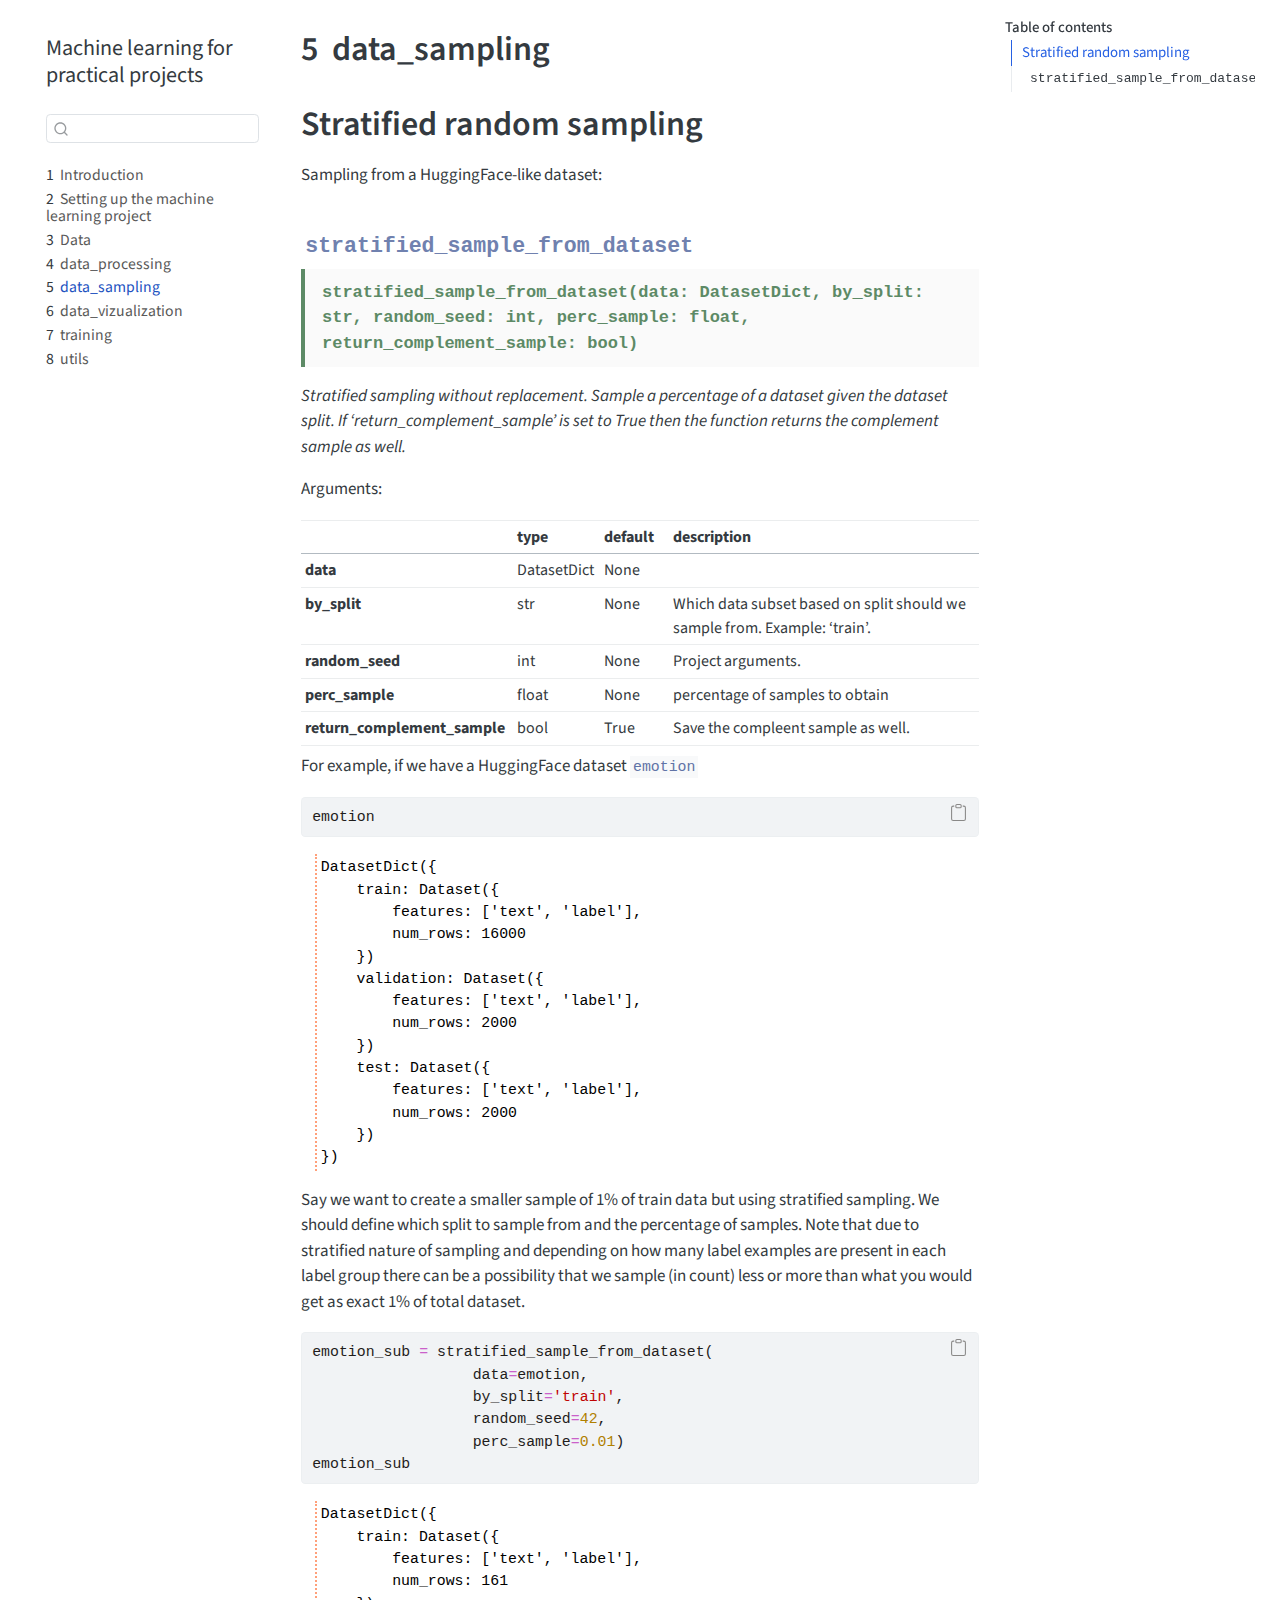
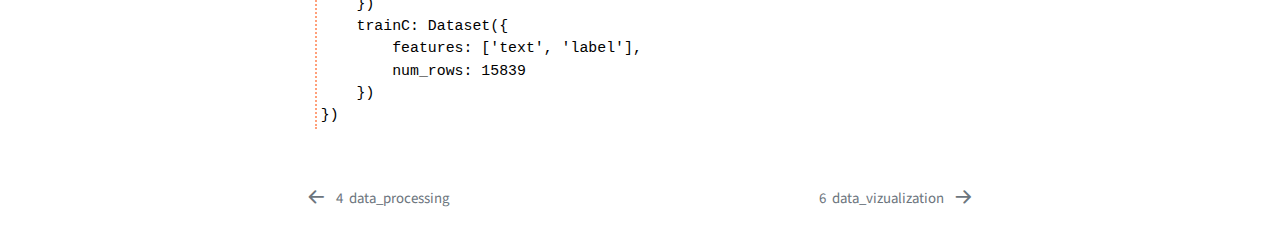
<file: docs/data/04_data_sampling.html>
<!DOCTYPE html>
<html xmlns="http://www.w3.org/1999/xhtml" lang="en" xml:lang="en"><head>

<meta charset="utf-8">
<meta name="generator" content="quarto-1.4.549">

<meta name="viewport" content="width=device-width, initial-scale=1.0, user-scalable=yes">


<title>Machine learning for practical projects - 5&nbsp; data_sampling</title>
<style>
code{white-space: pre-wrap;}
span.smallcaps{font-variant: small-caps;}
div.columns{display: flex; gap: min(4vw, 1.5em);}
div.column{flex: auto; overflow-x: auto;}
div.hanging-indent{margin-left: 1.5em; text-indent: -1.5em;}
ul.task-list{list-style: none;}
ul.task-list li input[type="checkbox"] {
  width: 0.8em;
  margin: 0 0.8em 0.2em -1em; /* quarto-specific, see https://github.com/quarto-dev/quarto-cli/issues/4556 */ 
  vertical-align: middle;
}
/* CSS for syntax highlighting */
pre > code.sourceCode { white-space: pre; position: relative; }
pre > code.sourceCode > span { line-height: 1.25; }
pre > code.sourceCode > span:empty { height: 1.2em; }
.sourceCode { overflow: visible; }
code.sourceCode > span { color: inherit; text-decoration: inherit; }
div.sourceCode { margin: 1em 0; }
pre.sourceCode { margin: 0; }
@media screen {
div.sourceCode { overflow: auto; }
}
@media print {
pre > code.sourceCode { white-space: pre-wrap; }
pre > code.sourceCode > span { text-indent: -5em; padding-left: 5em; }
}
pre.numberSource code
  { counter-reset: source-line 0; }
pre.numberSource code > span
  { position: relative; left: -4em; counter-increment: source-line; }
pre.numberSource code > span > a:first-child::before
  { content: counter(source-line);
    position: relative; left: -1em; text-align: right; vertical-align: baseline;
    border: none; display: inline-block;
    -webkit-touch-callout: none; -webkit-user-select: none;
    -khtml-user-select: none; -moz-user-select: none;
    -ms-user-select: none; user-select: none;
    padding: 0 4px; width: 4em;
  }
pre.numberSource { margin-left: 3em;  padding-left: 4px; }
div.sourceCode
  {   }
@media screen {
pre > code.sourceCode > span > a:first-child::before { text-decoration: underline; }
}
</style>


<script src="../../site_libs/quarto-nav/quarto-nav.js"></script>
<script src="../../site_libs/quarto-nav/headroom.min.js"></script>
<script src="../../site_libs/clipboard/clipboard.min.js"></script>
<script src="../../site_libs/quarto-search/autocomplete.umd.js"></script>
<script src="../../site_libs/quarto-search/fuse.min.js"></script>
<script src="../../site_libs/quarto-search/quarto-search.js"></script>
<meta name="quarto:offset" content="../../">
<link href="../../docs/data/03_data_vizualization.html" rel="next">
<link href="../../docs/data/02_data_processing.html" rel="prev">
<script src="../../site_libs/quarto-html/quarto.js"></script>
<script src="../../site_libs/quarto-html/popper.min.js"></script>
<script src="../../site_libs/quarto-html/tippy.umd.min.js"></script>
<script src="../../site_libs/quarto-html/anchor.min.js"></script>
<link href="../../site_libs/quarto-html/tippy.css" rel="stylesheet">
<link href="../../site_libs/quarto-html/quarto-syntax-highlighting.css" rel="stylesheet" id="quarto-text-highlighting-styles">
<script src="../../site_libs/bootstrap/bootstrap.min.js"></script>
<link href="../../site_libs/bootstrap/bootstrap-icons.css" rel="stylesheet">
<link href="../../site_libs/bootstrap/bootstrap.min.css" rel="stylesheet" id="quarto-bootstrap" data-mode="light">
<script id="quarto-search-options" type="application/json">{
  "location": "sidebar",
  "copy-button": false,
  "collapse-after": 3,
  "panel-placement": "start",
  "type": "textbox",
  "limit": 50,
  "keyboard-shortcut": [
    "f",
    "/",
    "s"
  ],
  "show-item-context": false,
  "language": {
    "search-no-results-text": "No results",
    "search-matching-documents-text": "matching documents",
    "search-copy-link-title": "Copy link to search",
    "search-hide-matches-text": "Hide additional matches",
    "search-more-match-text": "more match in this document",
    "search-more-matches-text": "more matches in this document",
    "search-clear-button-title": "Clear",
    "search-text-placeholder": "",
    "search-detached-cancel-button-title": "Cancel",
    "search-submit-button-title": "Submit",
    "search-label": "Search"
  }
}</script>


<link rel="stylesheet" href="../../styles.css">
</head>

<body class="nav-sidebar floating">

<div id="quarto-search-results"></div>
  <header id="quarto-header" class="headroom fixed-top">
  <nav class="quarto-secondary-nav">
    <div class="container-fluid d-flex">
      <button type="button" class="quarto-btn-toggle btn" data-bs-toggle="collapse" data-bs-target=".quarto-sidebar-collapse-item" aria-controls="quarto-sidebar" aria-expanded="false" aria-label="Toggle sidebar navigation" onclick="if (window.quartoToggleHeadroom) { window.quartoToggleHeadroom(); }">
        <i class="bi bi-layout-text-sidebar-reverse"></i>
      </button>
        <nav class="quarto-page-breadcrumbs" aria-label="breadcrumb"><ol class="breadcrumb"><li class="breadcrumb-item"><a href="../../docs/data/04_data_sampling.html"><span class="chapter-number">5</span>&nbsp; <span class="chapter-title">data_sampling</span></a></li></ol></nav>
        <a class="flex-grow-1" role="button" data-bs-toggle="collapse" data-bs-target=".quarto-sidebar-collapse-item" aria-controls="quarto-sidebar" aria-expanded="false" aria-label="Toggle sidebar navigation" onclick="if (window.quartoToggleHeadroom) { window.quartoToggleHeadroom(); }">      
        </a>
      <button type="button" class="btn quarto-search-button" aria-label="" onclick="window.quartoOpenSearch();">
        <i class="bi bi-search"></i>
      </button>
    </div>
  </nav>
</header>
<!-- content -->
<div id="quarto-content" class="quarto-container page-columns page-rows-contents page-layout-article">
<!-- sidebar -->
  <nav id="quarto-sidebar" class="sidebar collapse collapse-horizontal quarto-sidebar-collapse-item sidebar-navigation floating overflow-auto">
    <div class="pt-lg-2 mt-2 text-left sidebar-header">
    <div class="sidebar-title mb-0 py-0">
      <a href="../../">Machine learning for practical projects</a> 
    </div>
      </div>
        <div class="mt-2 flex-shrink-0 align-items-center">
        <div class="sidebar-search">
        <div id="quarto-search" class="" title="Search"></div>
        </div>
        </div>
    <div class="sidebar-menu-container"> 
    <ul class="list-unstyled mt-1">
        <li class="sidebar-item">
  <div class="sidebar-item-container"> 
  <a href="../../index.html" class="sidebar-item-text sidebar-link">
 <span class="menu-text"><span class="chapter-number">1</span>&nbsp; <span class="chapter-title">Introduction</span></span></a>
  </div>
</li>
        <li class="sidebar-item">
  <div class="sidebar-item-container"> 
  <a href="../../docs/00_set_ml_project.html" class="sidebar-item-text sidebar-link">
 <span class="menu-text"><span class="chapter-number">2</span>&nbsp; <span class="chapter-title">Setting up the machine learning project</span></span></a>
  </div>
</li>
        <li class="sidebar-item">
  <div class="sidebar-item-container"> 
  <a href="../../docs/data/01_data.html" class="sidebar-item-text sidebar-link">
 <span class="menu-text"><span class="chapter-number">3</span>&nbsp; <span class="chapter-title">Data</span></span></a>
  </div>
</li>
        <li class="sidebar-item">
  <div class="sidebar-item-container"> 
  <a href="../../docs/data/02_data_processing.html" class="sidebar-item-text sidebar-link">
 <span class="menu-text"><span class="chapter-number">4</span>&nbsp; <span class="chapter-title">data_processing</span></span></a>
  </div>
</li>
        <li class="sidebar-item">
  <div class="sidebar-item-container"> 
  <a href="../../docs/data/04_data_sampling.html" class="sidebar-item-text sidebar-link active">
 <span class="menu-text"><span class="chapter-number">5</span>&nbsp; <span class="chapter-title">data_sampling</span></span></a>
  </div>
</li>
        <li class="sidebar-item">
  <div class="sidebar-item-container"> 
  <a href="../../docs/data/03_data_vizualization.html" class="sidebar-item-text sidebar-link">
 <span class="menu-text"><span class="chapter-number">6</span>&nbsp; <span class="chapter-title">data_vizualization</span></span></a>
  </div>
</li>
        <li class="sidebar-item">
  <div class="sidebar-item-container"> 
  <a href="../../docs/models/20_training.html" class="sidebar-item-text sidebar-link">
 <span class="menu-text"><span class="chapter-number">7</span>&nbsp; <span class="chapter-title">training</span></span></a>
  </div>
</li>
        <li class="sidebar-item">
  <div class="sidebar-item-container"> 
  <a href="../../docs/30_utils.html" class="sidebar-item-text sidebar-link">
 <span class="menu-text"><span class="chapter-number">8</span>&nbsp; <span class="chapter-title">utils</span></span></a>
  </div>
</li>
    </ul>
    </div>
</nav>
<div id="quarto-sidebar-glass" class="quarto-sidebar-collapse-item" data-bs-toggle="collapse" data-bs-target=".quarto-sidebar-collapse-item"></div>
<!-- margin-sidebar -->
    <div id="quarto-margin-sidebar" class="sidebar margin-sidebar">
        <nav id="TOC" role="doc-toc" class="toc-active">
    <h2 id="toc-title">Table of contents</h2>
   
  <ul>
  <li><a href="#stratified-random-sampling" id="toc-stratified-random-sampling" class="nav-link active" data-scroll-target="#stratified-random-sampling">Stratified random sampling</a>
  <ul>
  <li><a href="#stratified_sample_from_dataset" id="toc-stratified_sample_from_dataset" class="nav-link" data-scroll-target="#stratified_sample_from_dataset"><code>stratified_sample_from_dataset</code></a></li>
  </ul></li>
  </ul>
</nav>
    </div>
<!-- main -->
<main class="content" id="quarto-document-content">

<header id="title-block-header" class="quarto-title-block default">
<div class="quarto-title">
<h1 class="title"><span class="chapter-number">5</span>&nbsp; <span class="chapter-title">data_sampling</span></h1>
</div>



<div class="quarto-title-meta">

    
  
    
  </div>
  


</header>


<section id="stratified-random-sampling" class="level1 unnumbered">
<h1 class="unnumbered">Stratified random sampling</h1>
<p>Sampling from a HuggingFace-like dataset:</p>
<div id="10fd71ae" class="cell" data-execution_count="2">
<section id="stratified_sample_from_dataset" class="level3 unnumbered cell-output cell-output-display cell-output-markdown">
<h3 class="unnumbered anchored" data-anchor-id="stratified_sample_from_dataset"><code>stratified_sample_from_dataset</code></h3>
<blockquote class="blockquote">
<p>stratified_sample_from_dataset(data: DatasetDict, by_split: str, random_seed: int, perc_sample: float, return_complement_sample: bool)</p>
</blockquote>
<p><em>Stratified sampling without replacement. Sample a percentage of a dataset given the dataset split. If ‘return_complement_sample’ is set to True then the function returns the complement sample as well.</em></p>
<p>Arguments:</p>
<table class="table table-sm table-striped small">
<colgroup>
<col style="width: 25%">
<col style="width: 10%">
<col style="width: 10%">
<col style="width: 45%">
</colgroup>
<thead>
<tr class="header">
<th></th>
<th>type</th>
<th>default</th>
<th>description</th>
</tr>
</thead>
<tbody>
<tr class="odd">
<td><strong>data</strong></td>
<td>DatasetDict</td>
<td>None</td>
<td></td>
</tr>
<tr class="even">
<td><strong>by_split</strong></td>
<td>str</td>
<td>None</td>
<td>Which data subset based on split should we sample from. Example: ‘train’.</td>
</tr>
<tr class="odd">
<td><strong>random_seed</strong></td>
<td>int</td>
<td>None</td>
<td>Project arguments.</td>
</tr>
<tr class="even">
<td><strong>perc_sample</strong></td>
<td>float</td>
<td>None</td>
<td>percentage of samples to obtain</td>
</tr>
<tr class="odd">
<td><strong>return_complement_sample</strong></td>
<td>bool</td>
<td>True</td>
<td>Save the compleent sample as well.</td>
</tr>
</tbody>
</table>
</section>
</div>
<p>For example, if we have a HuggingFace dataset <code>emotion</code></p>
<div id="b6b6be0d" class="cell" data-execution_count="4">
<div class="sourceCode cell-code" id="cb1"><pre class="sourceCode python code-with-copy"><code class="sourceCode python"><span id="cb1-1"><a href="#cb1-1" aria-hidden="true" tabindex="-1"></a>emotion</span></code><button title="Copy to Clipboard" class="code-copy-button"><i class="bi"></i></button></pre></div>
<div class="cell-output cell-output-display" data-execution_count="4">
<pre><code>DatasetDict({
    train: Dataset({
        features: ['text', 'label'],
        num_rows: 16000
    })
    validation: Dataset({
        features: ['text', 'label'],
        num_rows: 2000
    })
    test: Dataset({
        features: ['text', 'label'],
        num_rows: 2000
    })
})</code></pre>
</div>
</div>
<p>Say we want to create a smaller sample of 1% of train data but using stratified sampling. We should define which split to sample from and the percentage of samples. Note that due to stratified nature of sampling and depending on how many label examples are present in each label group there can be a possibility that we sample (in count) less or more than what you would get as exact 1% of total dataset.</p>
<div id="115d726d" class="cell" data-execution_count="5">
<div class="sourceCode cell-code" id="cb3"><pre class="sourceCode python code-with-copy"><code class="sourceCode python"><span id="cb3-1"><a href="#cb3-1" aria-hidden="true" tabindex="-1"></a>emotion_sub <span class="op">=</span> stratified_sample_from_dataset(</span>
<span id="cb3-2"><a href="#cb3-2" aria-hidden="true" tabindex="-1"></a>                  data<span class="op">=</span>emotion, </span>
<span id="cb3-3"><a href="#cb3-3" aria-hidden="true" tabindex="-1"></a>                  by_split<span class="op">=</span><span class="st">'train'</span>, </span>
<span id="cb3-4"><a href="#cb3-4" aria-hidden="true" tabindex="-1"></a>                  random_seed<span class="op">=</span><span class="dv">42</span>, </span>
<span id="cb3-5"><a href="#cb3-5" aria-hidden="true" tabindex="-1"></a>                  perc_sample<span class="op">=</span><span class="fl">0.01</span>)</span>
<span id="cb3-6"><a href="#cb3-6" aria-hidden="true" tabindex="-1"></a>emotion_sub</span></code><button title="Copy to Clipboard" class="code-copy-button"><i class="bi"></i></button></pre></div>
<div class="cell-output cell-output-display" data-execution_count="5">
<pre><code>DatasetDict({
    train: Dataset({
        features: ['text', 'label'],
        num_rows: 161
    })
    trainC: Dataset({
        features: ['text', 'label'],
        num_rows: 15839
    })
})</code></pre>
</div>
</div>


</section>

</main> <!-- /main -->
<script id="quarto-html-after-body" type="application/javascript">
window.document.addEventListener("DOMContentLoaded", function (event) {
  const toggleBodyColorMode = (bsSheetEl) => {
    const mode = bsSheetEl.getAttribute("data-mode");
    const bodyEl = window.document.querySelector("body");
    if (mode === "dark") {
      bodyEl.classList.add("quarto-dark");
      bodyEl.classList.remove("quarto-light");
    } else {
      bodyEl.classList.add("quarto-light");
      bodyEl.classList.remove("quarto-dark");
    }
  }
  const toggleBodyColorPrimary = () => {
    const bsSheetEl = window.document.querySelector("link#quarto-bootstrap");
    if (bsSheetEl) {
      toggleBodyColorMode(bsSheetEl);
    }
  }
  toggleBodyColorPrimary();  
  const icon = "";
  const anchorJS = new window.AnchorJS();
  anchorJS.options = {
    placement: 'right',
    icon: icon
  };
  anchorJS.add('.anchored');
  const isCodeAnnotation = (el) => {
    for (const clz of el.classList) {
      if (clz.startsWith('code-annotation-')) {                     
        return true;
      }
    }
    return false;
  }
  const clipboard = new window.ClipboardJS('.code-copy-button', {
    text: function(trigger) {
      const codeEl = trigger.previousElementSibling.cloneNode(true);
      for (const childEl of codeEl.children) {
        if (isCodeAnnotation(childEl)) {
          childEl.remove();
        }
      }
      return codeEl.innerText;
    }
  });
  clipboard.on('success', function(e) {
    // button target
    const button = e.trigger;
    // don't keep focus
    button.blur();
    // flash "checked"
    button.classList.add('code-copy-button-checked');
    var currentTitle = button.getAttribute("title");
    button.setAttribute("title", "Copied!");
    let tooltip;
    if (window.bootstrap) {
      button.setAttribute("data-bs-toggle", "tooltip");
      button.setAttribute("data-bs-placement", "left");
      button.setAttribute("data-bs-title", "Copied!");
      tooltip = new bootstrap.Tooltip(button, 
        { trigger: "manual", 
          customClass: "code-copy-button-tooltip",
          offset: [0, -8]});
      tooltip.show();    
    }
    setTimeout(function() {
      if (tooltip) {
        tooltip.hide();
        button.removeAttribute("data-bs-title");
        button.removeAttribute("data-bs-toggle");
        button.removeAttribute("data-bs-placement");
      }
      button.setAttribute("title", currentTitle);
      button.classList.remove('code-copy-button-checked');
    }, 1000);
    // clear code selection
    e.clearSelection();
  });
  function tippyHover(el, contentFn, onTriggerFn, onUntriggerFn) {
    const config = {
      allowHTML: true,
      maxWidth: 500,
      delay: 100,
      arrow: false,
      appendTo: function(el) {
          return el.parentElement;
      },
      interactive: true,
      interactiveBorder: 10,
      theme: 'quarto',
      placement: 'bottom-start',
    };
    if (contentFn) {
      config.content = contentFn;
    }
    if (onTriggerFn) {
      config.onTrigger = onTriggerFn;
    }
    if (onUntriggerFn) {
      config.onUntrigger = onUntriggerFn;
    }
    window.tippy(el, config); 
  }
  const noterefs = window.document.querySelectorAll('a[role="doc-noteref"]');
  for (var i=0; i<noterefs.length; i++) {
    const ref = noterefs[i];
    tippyHover(ref, function() {
      // use id or data attribute instead here
      let href = ref.getAttribute('data-footnote-href') || ref.getAttribute('href');
      try { href = new URL(href).hash; } catch {}
      const id = href.replace(/^#\/?/, "");
      const note = window.document.getElementById(id);
      return note.innerHTML;
    });
  }
  const xrefs = window.document.querySelectorAll('a.quarto-xref');
  const processXRef = (id, note) => {
    // Strip column container classes
    const stripColumnClz = (el) => {
      el.classList.remove("page-full", "page-columns");
      if (el.children) {
        for (const child of el.children) {
          stripColumnClz(child);
        }
      }
    }
    stripColumnClz(note)
    if (id === null || id.startsWith('sec-')) {
      // Special case sections, only their first couple elements
      const container = document.createElement("div");
      if (note.children && note.children.length > 2) {
        container.appendChild(note.children[0].cloneNode(true));
        for (let i = 1; i < note.children.length; i++) {
          const child = note.children[i];
          if (child.tagName === "P" && child.innerText === "") {
            continue;
          } else {
            container.appendChild(child.cloneNode(true));
            break;
          }
        }
        if (window.Quarto?.typesetMath) {
          window.Quarto.typesetMath(container);
        }
        return container.innerHTML
      } else {
        if (window.Quarto?.typesetMath) {
          window.Quarto.typesetMath(note);
        }
        return note.innerHTML;
      }
    } else {
      // Remove any anchor links if they are present
      const anchorLink = note.querySelector('a.anchorjs-link');
      if (anchorLink) {
        anchorLink.remove();
      }
      if (window.Quarto?.typesetMath) {
        window.Quarto.typesetMath(note);
      }
      // TODO in 1.5, we should make sure this works without a callout special case
      if (note.classList.contains("callout")) {
        return note.outerHTML;
      } else {
        return note.innerHTML;
      }
    }
  }
  for (var i=0; i<xrefs.length; i++) {
    const xref = xrefs[i];
    tippyHover(xref, undefined, function(instance) {
      instance.disable();
      let url = xref.getAttribute('href');
      let hash = undefined; 
      if (url.startsWith('#')) {
        hash = url;
      } else {
        try { hash = new URL(url).hash; } catch {}
      }
      if (hash) {
        const id = hash.replace(/^#\/?/, "");
        const note = window.document.getElementById(id);
        if (note !== null) {
          try {
            const html = processXRef(id, note.cloneNode(true));
            instance.setContent(html);
          } finally {
            instance.enable();
            instance.show();
          }
        } else {
          // See if we can fetch this
          fetch(url.split('#')[0])
          .then(res => res.text())
          .then(html => {
            const parser = new DOMParser();
            const htmlDoc = parser.parseFromString(html, "text/html");
            const note = htmlDoc.getElementById(id);
            if (note !== null) {
              const html = processXRef(id, note);
              instance.setContent(html);
            } 
          }).finally(() => {
            instance.enable();
            instance.show();
          });
        }
      } else {
        // See if we can fetch a full url (with no hash to target)
        // This is a special case and we should probably do some content thinning / targeting
        fetch(url)
        .then(res => res.text())
        .then(html => {
          const parser = new DOMParser();
          const htmlDoc = parser.parseFromString(html, "text/html");
          const note = htmlDoc.querySelector('main.content');
          if (note !== null) {
            // This should only happen for chapter cross references
            // (since there is no id in the URL)
            // remove the first header
            if (note.children.length > 0 && note.children[0].tagName === "HEADER") {
              note.children[0].remove();
            }
            const html = processXRef(null, note);
            instance.setContent(html);
          } 
        }).finally(() => {
          instance.enable();
          instance.show();
        });
      }
    }, function(instance) {
    });
  }
      let selectedAnnoteEl;
      const selectorForAnnotation = ( cell, annotation) => {
        let cellAttr = 'data-code-cell="' + cell + '"';
        let lineAttr = 'data-code-annotation="' +  annotation + '"';
        const selector = 'span[' + cellAttr + '][' + lineAttr + ']';
        return selector;
      }
      const selectCodeLines = (annoteEl) => {
        const doc = window.document;
        const targetCell = annoteEl.getAttribute("data-target-cell");
        const targetAnnotation = annoteEl.getAttribute("data-target-annotation");
        const annoteSpan = window.document.querySelector(selectorForAnnotation(targetCell, targetAnnotation));
        const lines = annoteSpan.getAttribute("data-code-lines").split(",");
        const lineIds = lines.map((line) => {
          return targetCell + "-" + line;
        })
        let top = null;
        let height = null;
        let parent = null;
        if (lineIds.length > 0) {
            //compute the position of the single el (top and bottom and make a div)
            const el = window.document.getElementById(lineIds[0]);
            top = el.offsetTop;
            height = el.offsetHeight;
            parent = el.parentElement.parentElement;
          if (lineIds.length > 1) {
            const lastEl = window.document.getElementById(lineIds[lineIds.length - 1]);
            const bottom = lastEl.offsetTop + lastEl.offsetHeight;
            height = bottom - top;
          }
          if (top !== null && height !== null && parent !== null) {
            // cook up a div (if necessary) and position it 
            let div = window.document.getElementById("code-annotation-line-highlight");
            if (div === null) {
              div = window.document.createElement("div");
              div.setAttribute("id", "code-annotation-line-highlight");
              div.style.position = 'absolute';
              parent.appendChild(div);
            }
            div.style.top = top - 2 + "px";
            div.style.height = height + 4 + "px";
            div.style.left = 0;
            let gutterDiv = window.document.getElementById("code-annotation-line-highlight-gutter");
            if (gutterDiv === null) {
              gutterDiv = window.document.createElement("div");
              gutterDiv.setAttribute("id", "code-annotation-line-highlight-gutter");
              gutterDiv.style.position = 'absolute';
              const codeCell = window.document.getElementById(targetCell);
              const gutter = codeCell.querySelector('.code-annotation-gutter');
              gutter.appendChild(gutterDiv);
            }
            gutterDiv.style.top = top - 2 + "px";
            gutterDiv.style.height = height + 4 + "px";
          }
          selectedAnnoteEl = annoteEl;
        }
      };
      const unselectCodeLines = () => {
        const elementsIds = ["code-annotation-line-highlight", "code-annotation-line-highlight-gutter"];
        elementsIds.forEach((elId) => {
          const div = window.document.getElementById(elId);
          if (div) {
            div.remove();
          }
        });
        selectedAnnoteEl = undefined;
      };
        // Handle positioning of the toggle
    window.addEventListener(
      "resize",
      throttle(() => {
        elRect = undefined;
        if (selectedAnnoteEl) {
          selectCodeLines(selectedAnnoteEl);
        }
      }, 10)
    );
    function throttle(fn, ms) {
    let throttle = false;
    let timer;
      return (...args) => {
        if(!throttle) { // first call gets through
            fn.apply(this, args);
            throttle = true;
        } else { // all the others get throttled
            if(timer) clearTimeout(timer); // cancel #2
            timer = setTimeout(() => {
              fn.apply(this, args);
              timer = throttle = false;
            }, ms);
        }
      };
    }
      // Attach click handler to the DT
      const annoteDls = window.document.querySelectorAll('dt[data-target-cell]');
      for (const annoteDlNode of annoteDls) {
        annoteDlNode.addEventListener('click', (event) => {
          const clickedEl = event.target;
          if (clickedEl !== selectedAnnoteEl) {
            unselectCodeLines();
            const activeEl = window.document.querySelector('dt[data-target-cell].code-annotation-active');
            if (activeEl) {
              activeEl.classList.remove('code-annotation-active');
            }
            selectCodeLines(clickedEl);
            clickedEl.classList.add('code-annotation-active');
          } else {
            // Unselect the line
            unselectCodeLines();
            clickedEl.classList.remove('code-annotation-active');
          }
        });
      }
  const findCites = (el) => {
    const parentEl = el.parentElement;
    if (parentEl) {
      const cites = parentEl.dataset.cites;
      if (cites) {
        return {
          el,
          cites: cites.split(' ')
        };
      } else {
        return findCites(el.parentElement)
      }
    } else {
      return undefined;
    }
  };
  var bibliorefs = window.document.querySelectorAll('a[role="doc-biblioref"]');
  for (var i=0; i<bibliorefs.length; i++) {
    const ref = bibliorefs[i];
    const citeInfo = findCites(ref);
    if (citeInfo) {
      tippyHover(citeInfo.el, function() {
        var popup = window.document.createElement('div');
        citeInfo.cites.forEach(function(cite) {
          var citeDiv = window.document.createElement('div');
          citeDiv.classList.add('hanging-indent');
          citeDiv.classList.add('csl-entry');
          var biblioDiv = window.document.getElementById('ref-' + cite);
          if (biblioDiv) {
            citeDiv.innerHTML = biblioDiv.innerHTML;
          }
          popup.appendChild(citeDiv);
        });
        return popup.innerHTML;
      });
    }
  }
});
</script>
<nav class="page-navigation">
  <div class="nav-page nav-page-previous">
      <a href="../../docs/data/02_data_processing.html" class="pagination-link  aria-label=" &lt;span="">
        <i class="bi bi-arrow-left-short"></i> <span class="nav-page-text"><span class="chapter-number">4</span>&nbsp; <span class="chapter-title">data_processing</span></span>
      </a>          
  </div>
  <div class="nav-page nav-page-next">
      <a href="../../docs/data/03_data_vizualization.html" class="pagination-link" aria-label="<span class='chapter-number'>6</span>&nbsp; <span class='chapter-title'>data_vizualization</span>">
        <span class="nav-page-text"><span class="chapter-number">6</span>&nbsp; <span class="chapter-title">data_vizualization</span></span> <i class="bi bi-arrow-right-short"></i>
      </a>
  </div>
</nav>
</div> <!-- /content -->




</body></html>
</file>
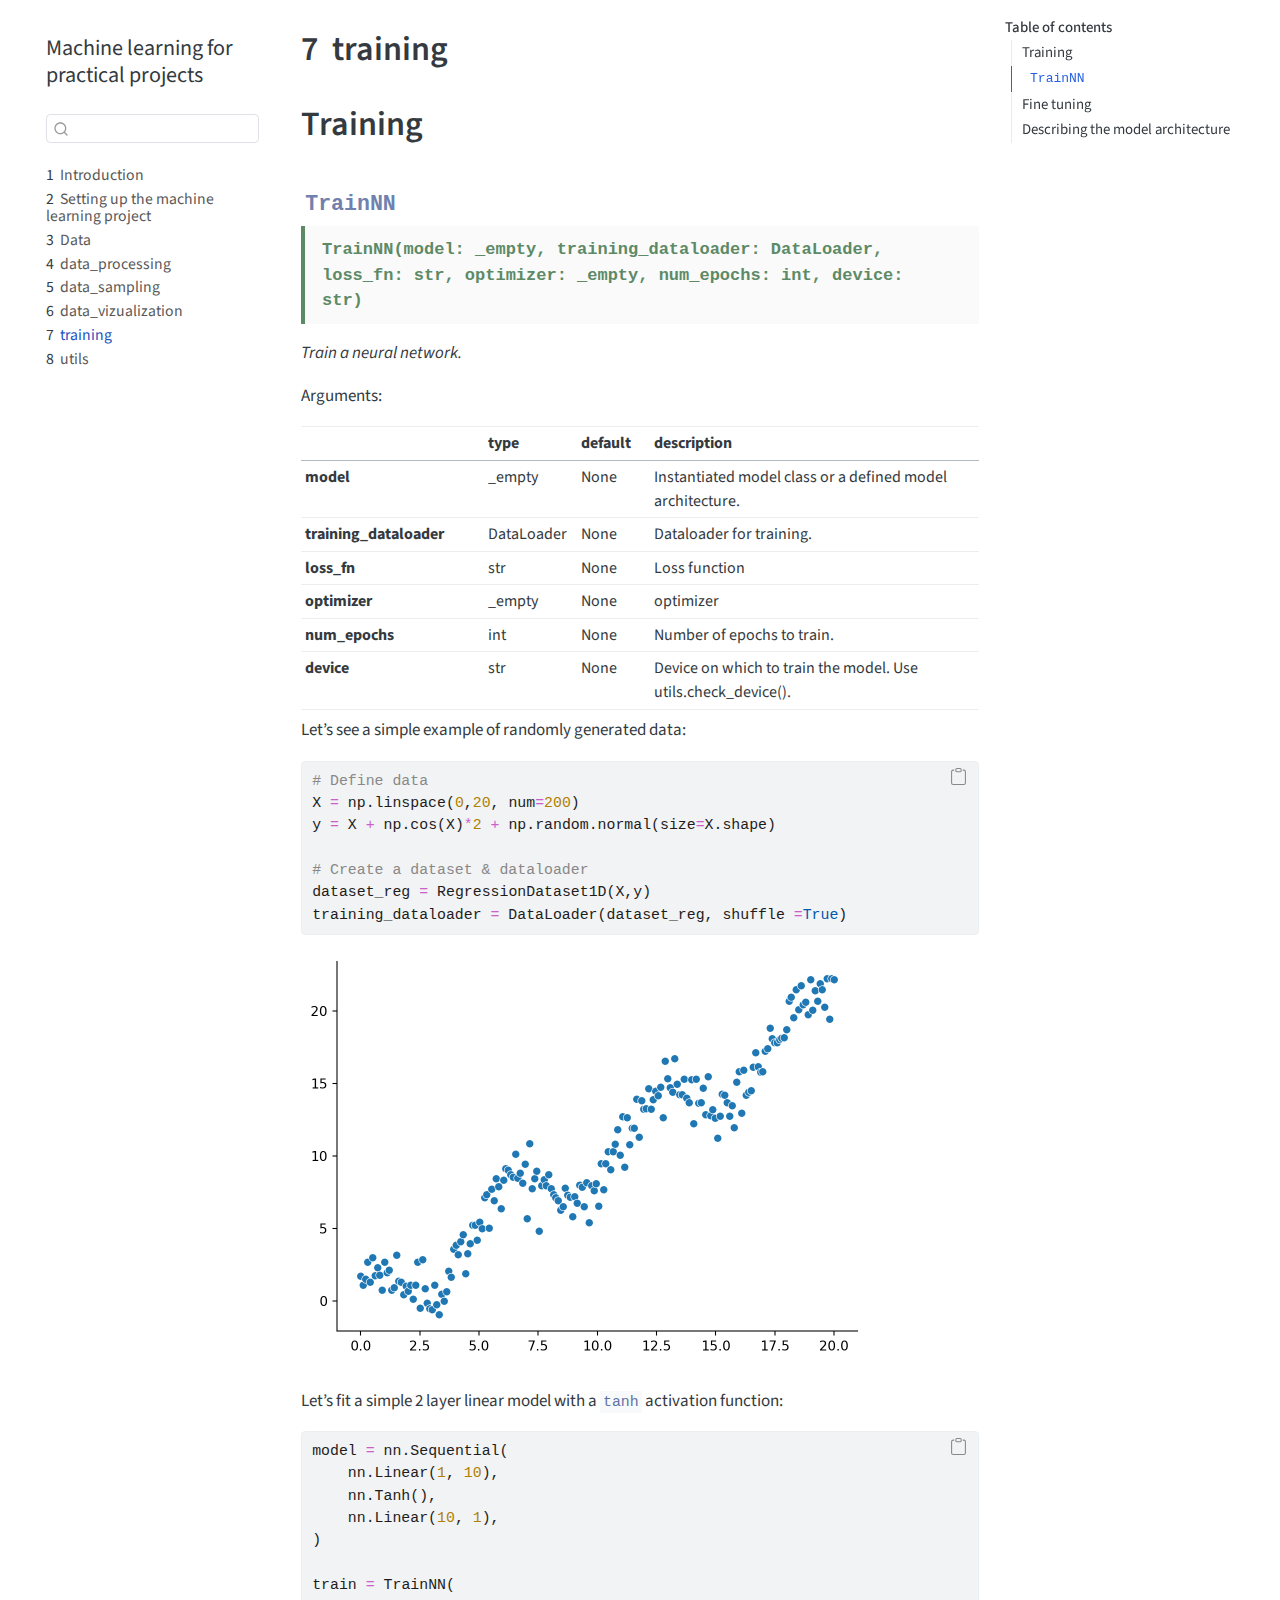
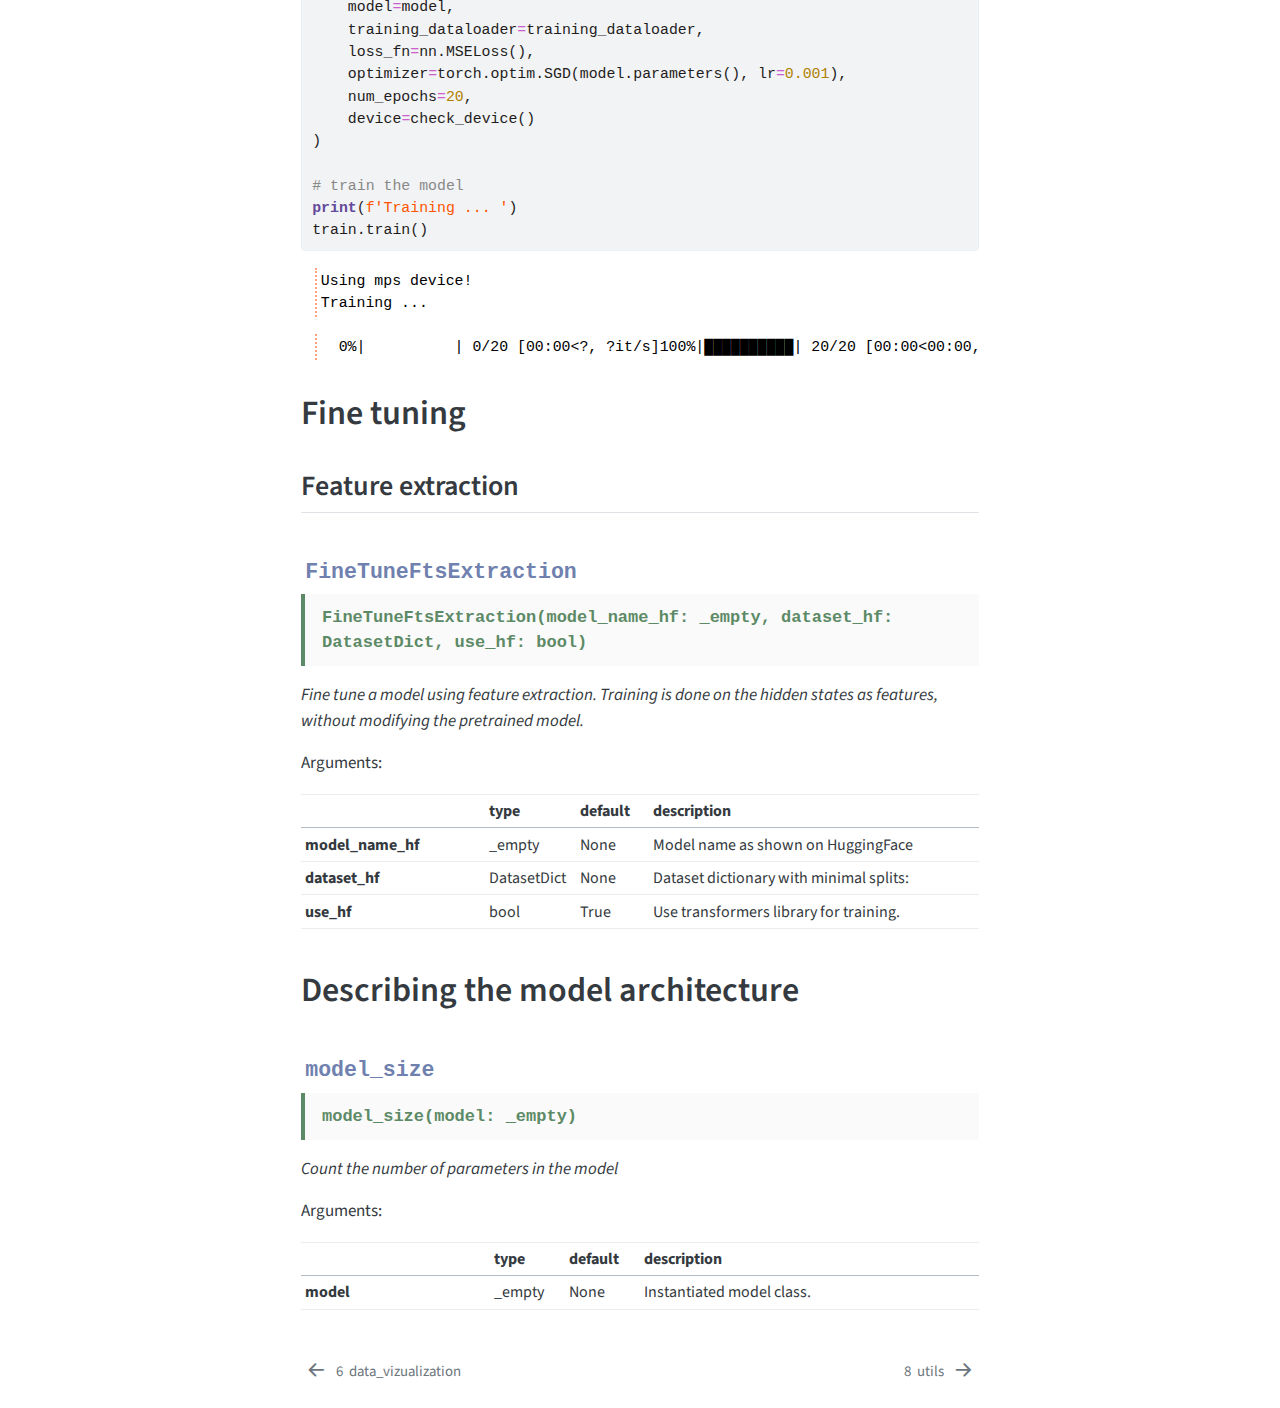
<file: docs/models/20_training.html>
<!DOCTYPE html>
<html xmlns="http://www.w3.org/1999/xhtml" lang="en" xml:lang="en"><head>

<meta charset="utf-8">
<meta name="generator" content="quarto-1.4.549">

<meta name="viewport" content="width=device-width, initial-scale=1.0, user-scalable=yes">


<title>Machine learning for practical projects - 7&nbsp; training</title>
<style>
code{white-space: pre-wrap;}
span.smallcaps{font-variant: small-caps;}
div.columns{display: flex; gap: min(4vw, 1.5em);}
div.column{flex: auto; overflow-x: auto;}
div.hanging-indent{margin-left: 1.5em; text-indent: -1.5em;}
ul.task-list{list-style: none;}
ul.task-list li input[type="checkbox"] {
  width: 0.8em;
  margin: 0 0.8em 0.2em -1em; /* quarto-specific, see https://github.com/quarto-dev/quarto-cli/issues/4556 */ 
  vertical-align: middle;
}
/* CSS for syntax highlighting */
pre > code.sourceCode { white-space: pre; position: relative; }
pre > code.sourceCode > span { line-height: 1.25; }
pre > code.sourceCode > span:empty { height: 1.2em; }
.sourceCode { overflow: visible; }
code.sourceCode > span { color: inherit; text-decoration: inherit; }
div.sourceCode { margin: 1em 0; }
pre.sourceCode { margin: 0; }
@media screen {
div.sourceCode { overflow: auto; }
}
@media print {
pre > code.sourceCode { white-space: pre-wrap; }
pre > code.sourceCode > span { text-indent: -5em; padding-left: 5em; }
}
pre.numberSource code
  { counter-reset: source-line 0; }
pre.numberSource code > span
  { position: relative; left: -4em; counter-increment: source-line; }
pre.numberSource code > span > a:first-child::before
  { content: counter(source-line);
    position: relative; left: -1em; text-align: right; vertical-align: baseline;
    border: none; display: inline-block;
    -webkit-touch-callout: none; -webkit-user-select: none;
    -khtml-user-select: none; -moz-user-select: none;
    -ms-user-select: none; user-select: none;
    padding: 0 4px; width: 4em;
  }
pre.numberSource { margin-left: 3em;  padding-left: 4px; }
div.sourceCode
  {   }
@media screen {
pre > code.sourceCode > span > a:first-child::before { text-decoration: underline; }
}
</style>


<script src="../../site_libs/quarto-nav/quarto-nav.js"></script>
<script src="../../site_libs/quarto-nav/headroom.min.js"></script>
<script src="../../site_libs/clipboard/clipboard.min.js"></script>
<script src="../../site_libs/quarto-search/autocomplete.umd.js"></script>
<script src="../../site_libs/quarto-search/fuse.min.js"></script>
<script src="../../site_libs/quarto-search/quarto-search.js"></script>
<meta name="quarto:offset" content="../../">
<link href="../../docs/30_utils.html" rel="next">
<link href="../../docs/data/03_data_vizualization.html" rel="prev">
<script src="../../site_libs/quarto-html/quarto.js"></script>
<script src="../../site_libs/quarto-html/popper.min.js"></script>
<script src="../../site_libs/quarto-html/tippy.umd.min.js"></script>
<script src="../../site_libs/quarto-html/anchor.min.js"></script>
<link href="../../site_libs/quarto-html/tippy.css" rel="stylesheet">
<link href="../../site_libs/quarto-html/quarto-syntax-highlighting.css" rel="stylesheet" id="quarto-text-highlighting-styles">
<script src="../../site_libs/bootstrap/bootstrap.min.js"></script>
<link href="../../site_libs/bootstrap/bootstrap-icons.css" rel="stylesheet">
<link href="../../site_libs/bootstrap/bootstrap.min.css" rel="stylesheet" id="quarto-bootstrap" data-mode="light">
<script id="quarto-search-options" type="application/json">{
  "location": "sidebar",
  "copy-button": false,
  "collapse-after": 3,
  "panel-placement": "start",
  "type": "textbox",
  "limit": 50,
  "keyboard-shortcut": [
    "f",
    "/",
    "s"
  ],
  "show-item-context": false,
  "language": {
    "search-no-results-text": "No results",
    "search-matching-documents-text": "matching documents",
    "search-copy-link-title": "Copy link to search",
    "search-hide-matches-text": "Hide additional matches",
    "search-more-match-text": "more match in this document",
    "search-more-matches-text": "more matches in this document",
    "search-clear-button-title": "Clear",
    "search-text-placeholder": "",
    "search-detached-cancel-button-title": "Cancel",
    "search-submit-button-title": "Submit",
    "search-label": "Search"
  }
}</script>


<link rel="stylesheet" href="../../styles.css">
</head>

<body class="nav-sidebar floating">

<div id="quarto-search-results"></div>
  <header id="quarto-header" class="headroom fixed-top">
  <nav class="quarto-secondary-nav">
    <div class="container-fluid d-flex">
      <button type="button" class="quarto-btn-toggle btn" data-bs-toggle="collapse" data-bs-target=".quarto-sidebar-collapse-item" aria-controls="quarto-sidebar" aria-expanded="false" aria-label="Toggle sidebar navigation" onclick="if (window.quartoToggleHeadroom) { window.quartoToggleHeadroom(); }">
        <i class="bi bi-layout-text-sidebar-reverse"></i>
      </button>
        <nav class="quarto-page-breadcrumbs" aria-label="breadcrumb"><ol class="breadcrumb"><li class="breadcrumb-item"><a href="../../docs/models/20_training.html"><span class="chapter-number">7</span>&nbsp; <span class="chapter-title">training</span></a></li></ol></nav>
        <a class="flex-grow-1" role="button" data-bs-toggle="collapse" data-bs-target=".quarto-sidebar-collapse-item" aria-controls="quarto-sidebar" aria-expanded="false" aria-label="Toggle sidebar navigation" onclick="if (window.quartoToggleHeadroom) { window.quartoToggleHeadroom(); }">      
        </a>
      <button type="button" class="btn quarto-search-button" aria-label="" onclick="window.quartoOpenSearch();">
        <i class="bi bi-search"></i>
      </button>
    </div>
  </nav>
</header>
<!-- content -->
<div id="quarto-content" class="quarto-container page-columns page-rows-contents page-layout-article">
<!-- sidebar -->
  <nav id="quarto-sidebar" class="sidebar collapse collapse-horizontal quarto-sidebar-collapse-item sidebar-navigation floating overflow-auto">
    <div class="pt-lg-2 mt-2 text-left sidebar-header">
    <div class="sidebar-title mb-0 py-0">
      <a href="../../">Machine learning for practical projects</a> 
    </div>
      </div>
        <div class="mt-2 flex-shrink-0 align-items-center">
        <div class="sidebar-search">
        <div id="quarto-search" class="" title="Search"></div>
        </div>
        </div>
    <div class="sidebar-menu-container"> 
    <ul class="list-unstyled mt-1">
        <li class="sidebar-item">
  <div class="sidebar-item-container"> 
  <a href="../../index.html" class="sidebar-item-text sidebar-link">
 <span class="menu-text"><span class="chapter-number">1</span>&nbsp; <span class="chapter-title">Introduction</span></span></a>
  </div>
</li>
        <li class="sidebar-item">
  <div class="sidebar-item-container"> 
  <a href="../../docs/00_set_ml_project.html" class="sidebar-item-text sidebar-link">
 <span class="menu-text"><span class="chapter-number">2</span>&nbsp; <span class="chapter-title">Setting up the machine learning project</span></span></a>
  </div>
</li>
        <li class="sidebar-item">
  <div class="sidebar-item-container"> 
  <a href="../../docs/data/01_data.html" class="sidebar-item-text sidebar-link">
 <span class="menu-text"><span class="chapter-number">3</span>&nbsp; <span class="chapter-title">Data</span></span></a>
  </div>
</li>
        <li class="sidebar-item">
  <div class="sidebar-item-container"> 
  <a href="../../docs/data/02_data_processing.html" class="sidebar-item-text sidebar-link">
 <span class="menu-text"><span class="chapter-number">4</span>&nbsp; <span class="chapter-title">data_processing</span></span></a>
  </div>
</li>
        <li class="sidebar-item">
  <div class="sidebar-item-container"> 
  <a href="../../docs/data/04_data_sampling.html" class="sidebar-item-text sidebar-link">
 <span class="menu-text"><span class="chapter-number">5</span>&nbsp; <span class="chapter-title">data_sampling</span></span></a>
  </div>
</li>
        <li class="sidebar-item">
  <div class="sidebar-item-container"> 
  <a href="../../docs/data/03_data_vizualization.html" class="sidebar-item-text sidebar-link">
 <span class="menu-text"><span class="chapter-number">6</span>&nbsp; <span class="chapter-title">data_vizualization</span></span></a>
  </div>
</li>
        <li class="sidebar-item">
  <div class="sidebar-item-container"> 
  <a href="../../docs/models/20_training.html" class="sidebar-item-text sidebar-link active">
 <span class="menu-text"><span class="chapter-number">7</span>&nbsp; <span class="chapter-title">training</span></span></a>
  </div>
</li>
        <li class="sidebar-item">
  <div class="sidebar-item-container"> 
  <a href="../../docs/30_utils.html" class="sidebar-item-text sidebar-link">
 <span class="menu-text"><span class="chapter-number">8</span>&nbsp; <span class="chapter-title">utils</span></span></a>
  </div>
</li>
    </ul>
    </div>
</nav>
<div id="quarto-sidebar-glass" class="quarto-sidebar-collapse-item" data-bs-toggle="collapse" data-bs-target=".quarto-sidebar-collapse-item"></div>
<!-- margin-sidebar -->
    <div id="quarto-margin-sidebar" class="sidebar margin-sidebar">
        <nav id="TOC" role="doc-toc" class="toc-active">
    <h2 id="toc-title">Table of contents</h2>
   
  <ul>
  <li><a href="#training" id="toc-training" class="nav-link active" data-scroll-target="#training">Training</a>
  <ul>
  <li><a href="#trainnn" id="toc-trainnn" class="nav-link" data-scroll-target="#trainnn"><code>TrainNN</code></a></li>
  </ul></li>
  <li><a href="#fine-tuning" id="toc-fine-tuning" class="nav-link" data-scroll-target="#fine-tuning">Fine tuning</a>
  <ul>
  <li><a href="#feature-extraction" id="toc-feature-extraction" class="nav-link" data-scroll-target="#feature-extraction">Feature extraction</a>
  <ul class="collapse">
  <li><a href="#finetuneftsextraction" id="toc-finetuneftsextraction" class="nav-link" data-scroll-target="#finetuneftsextraction"><code>FineTuneFtsExtraction</code></a></li>
  </ul></li>
  </ul></li>
  <li><a href="#describing-the-model-architecture" id="toc-describing-the-model-architecture" class="nav-link" data-scroll-target="#describing-the-model-architecture">Describing the model architecture</a>
  <ul>
  <li><a href="#model_size" id="toc-model_size" class="nav-link" data-scroll-target="#model_size"><code>model_size</code></a></li>
  </ul></li>
  </ul>
</nav>
    </div>
<!-- main -->
<main class="content" id="quarto-document-content">

<header id="title-block-header" class="quarto-title-block default">
<div class="quarto-title">
<h1 class="title"><span class="chapter-number">7</span>&nbsp; <span class="chapter-title">training</span></h1>
</div>



<div class="quarto-title-meta">

    
  
    
  </div>
  


</header>


<section id="training" class="level1 unnumbered">
<h1 class="unnumbered">Training</h1>
<div id="a5f0b8c7" class="cell" data-execution_count="2">
<section id="trainnn" class="level3 unnumbered cell-output cell-output-display cell-output-markdown">
<h3 class="unnumbered anchored" data-anchor-id="trainnn"><code>TrainNN</code></h3>
<blockquote class="blockquote">
<p>TrainNN(model: _empty, training_dataloader: DataLoader, loss_fn: str, optimizer: _empty, num_epochs: int, device: str)</p>
</blockquote>
<p><em>Train a neural network.</em></p>
<p>Arguments:</p>
<table class="table table-sm table-striped small">
<colgroup>
<col style="width: 25%">
<col style="width: 10%">
<col style="width: 10%">
<col style="width: 45%">
</colgroup>
<thead>
<tr class="header">
<th></th>
<th>type</th>
<th>default</th>
<th>description</th>
</tr>
</thead>
<tbody>
<tr class="odd">
<td><strong>model</strong></td>
<td>_empty</td>
<td>None</td>
<td>Instantiated model class or a defined model architecture.</td>
</tr>
<tr class="even">
<td><strong>training_dataloader</strong></td>
<td>DataLoader</td>
<td>None</td>
<td>Dataloader for training.</td>
</tr>
<tr class="odd">
<td><strong>loss_fn</strong></td>
<td>str</td>
<td>None</td>
<td>Loss function</td>
</tr>
<tr class="even">
<td><strong>optimizer</strong></td>
<td>_empty</td>
<td>None</td>
<td>optimizer</td>
</tr>
<tr class="odd">
<td><strong>num_epochs</strong></td>
<td>int</td>
<td>None</td>
<td>Number of epochs to train.</td>
</tr>
<tr class="even">
<td><strong>device</strong></td>
<td>str</td>
<td>None</td>
<td>Device on which to train the model. Use utils.check_device().</td>
</tr>
</tbody>
</table>
</section>
</div>
<p>Let’s see a simple example of randomly generated data:</p>
<div id="6609b37d" class="cell" data-execution_count="3">
<div class="sourceCode cell-code" id="cb1"><pre class="sourceCode python code-with-copy"><code class="sourceCode python"><span id="cb1-1"><a href="#cb1-1" aria-hidden="true" tabindex="-1"></a><span class="co"># Define data</span></span>
<span id="cb1-2"><a href="#cb1-2" aria-hidden="true" tabindex="-1"></a>X <span class="op">=</span> np.linspace(<span class="dv">0</span>,<span class="dv">20</span>, num<span class="op">=</span><span class="dv">200</span>)</span>
<span id="cb1-3"><a href="#cb1-3" aria-hidden="true" tabindex="-1"></a>y <span class="op">=</span> X <span class="op">+</span> np.cos(X)<span class="op">*</span><span class="dv">2</span> <span class="op">+</span> np.random.normal(size<span class="op">=</span>X.shape)</span>
<span id="cb1-4"><a href="#cb1-4" aria-hidden="true" tabindex="-1"></a></span>
<span id="cb1-5"><a href="#cb1-5" aria-hidden="true" tabindex="-1"></a><span class="co"># Create a dataset &amp; dataloader</span></span>
<span id="cb1-6"><a href="#cb1-6" aria-hidden="true" tabindex="-1"></a>dataset_reg <span class="op">=</span> RegressionDataset1D(X,y)</span>
<span id="cb1-7"><a href="#cb1-7" aria-hidden="true" tabindex="-1"></a>training_dataloader <span class="op">=</span> DataLoader(dataset_reg, shuffle <span class="op">=</span><span class="va">True</span>)</span></code><button title="Copy to Clipboard" class="code-copy-button"><i class="bi"></i></button></pre></div>
</div>
<div id="d7a01eb1" class="cell" data-execution_count="4">
<div class="cell-output cell-output-display">
<div>
<figure class="figure">
<p><img src="20_training_files/figure-html/cell-5-output-1.png" width="566" height="411" class="figure-img"></p>
</figure>
</div>
</div>
</div>
<p>Let’s fit a simple 2 layer linear model with a <code>tanh</code> activation function:</p>
<div id="9e0d168b" class="cell" data-execution_count="5">
<div class="sourceCode cell-code" id="cb2"><pre class="sourceCode python code-with-copy"><code class="sourceCode python"><span id="cb2-1"><a href="#cb2-1" aria-hidden="true" tabindex="-1"></a>model <span class="op">=</span> nn.Sequential(</span>
<span id="cb2-2"><a href="#cb2-2" aria-hidden="true" tabindex="-1"></a>    nn.Linear(<span class="dv">1</span>, <span class="dv">10</span>),</span>
<span id="cb2-3"><a href="#cb2-3" aria-hidden="true" tabindex="-1"></a>    nn.Tanh(),</span>
<span id="cb2-4"><a href="#cb2-4" aria-hidden="true" tabindex="-1"></a>    nn.Linear(<span class="dv">10</span>, <span class="dv">1</span>),</span>
<span id="cb2-5"><a href="#cb2-5" aria-hidden="true" tabindex="-1"></a>)</span>
<span id="cb2-6"><a href="#cb2-6" aria-hidden="true" tabindex="-1"></a></span>
<span id="cb2-7"><a href="#cb2-7" aria-hidden="true" tabindex="-1"></a>train <span class="op">=</span> TrainNN(</span>
<span id="cb2-8"><a href="#cb2-8" aria-hidden="true" tabindex="-1"></a>    model<span class="op">=</span>model,</span>
<span id="cb2-9"><a href="#cb2-9" aria-hidden="true" tabindex="-1"></a>    training_dataloader<span class="op">=</span>training_dataloader,</span>
<span id="cb2-10"><a href="#cb2-10" aria-hidden="true" tabindex="-1"></a>    loss_fn<span class="op">=</span>nn.MSELoss(),</span>
<span id="cb2-11"><a href="#cb2-11" aria-hidden="true" tabindex="-1"></a>    optimizer<span class="op">=</span>torch.optim.SGD(model.parameters(), lr<span class="op">=</span><span class="fl">0.001</span>),</span>
<span id="cb2-12"><a href="#cb2-12" aria-hidden="true" tabindex="-1"></a>    num_epochs<span class="op">=</span><span class="dv">20</span>,</span>
<span id="cb2-13"><a href="#cb2-13" aria-hidden="true" tabindex="-1"></a>    device<span class="op">=</span>check_device()</span>
<span id="cb2-14"><a href="#cb2-14" aria-hidden="true" tabindex="-1"></a>)</span>
<span id="cb2-15"><a href="#cb2-15" aria-hidden="true" tabindex="-1"></a></span>
<span id="cb2-16"><a href="#cb2-16" aria-hidden="true" tabindex="-1"></a><span class="co"># train the model</span></span>
<span id="cb2-17"><a href="#cb2-17" aria-hidden="true" tabindex="-1"></a><span class="bu">print</span>(<span class="ss">f'Training ... '</span>)</span>
<span id="cb2-18"><a href="#cb2-18" aria-hidden="true" tabindex="-1"></a>train.train()</span></code><button title="Copy to Clipboard" class="code-copy-button"><i class="bi"></i></button></pre></div>
<div class="cell-output cell-output-stdout">
<pre><code>Using mps device!
Training ... </code></pre>
</div>
<div class="cell-output cell-output-stderr">
<pre><code>  0%|          | 0/20 [00:00&lt;?, ?it/s]100%|██████████| 20/20 [00:00&lt;00:00, 250406.21it/s]</code></pre>
</div>
</div>
</section>
<section id="fine-tuning" class="level1 unnumbered">
<h1 class="unnumbered">Fine tuning</h1>
<section id="feature-extraction" class="level2 unnumbered">
<h2 class="unnumbered anchored" data-anchor-id="feature-extraction">Feature extraction</h2>
<div id="b6fe22f6" class="cell" data-execution_count="6">
<section id="finetuneftsextraction" class="level3 unnumbered cell-output cell-output-display cell-output-markdown">
<h3 class="unnumbered anchored" data-anchor-id="finetuneftsextraction"><code>FineTuneFtsExtraction</code></h3>
<blockquote class="blockquote">
<p>FineTuneFtsExtraction(model_name_hf: _empty, dataset_hf: DatasetDict, use_hf: bool)</p>
</blockquote>
<p><em>Fine tune a model using feature extraction. Training is done on the hidden states as features, without modifying the pretrained model.</em></p>
<p>Arguments:</p>
<table class="table table-sm table-striped small">
<colgroup>
<col style="width: 25%">
<col style="width: 10%">
<col style="width: 10%">
<col style="width: 45%">
</colgroup>
<thead>
<tr class="header">
<th></th>
<th>type</th>
<th>default</th>
<th>description</th>
</tr>
</thead>
<tbody>
<tr class="odd">
<td><strong>model_name_hf</strong></td>
<td>_empty</td>
<td>None</td>
<td>Model name as shown on HuggingFace</td>
</tr>
<tr class="even">
<td><strong>dataset_hf</strong></td>
<td>DatasetDict</td>
<td>None</td>
<td>Dataset dictionary with minimal splits:</td>
</tr>
<tr class="odd">
<td><strong>use_hf</strong></td>
<td>bool</td>
<td>True</td>
<td>Use transformers library for training.</td>
</tr>
</tbody>
</table>
</section>
</div>
</section>
</section>
<section id="describing-the-model-architecture" class="level1 unnumbered">
<h1 class="unnumbered">Describing the model architecture</h1>
<div id="e8a06b17" class="cell" data-execution_count="7">
<section id="model_size" class="level3 unnumbered cell-output cell-output-display cell-output-markdown">
<h3 class="unnumbered anchored" data-anchor-id="model_size"><code>model_size</code></h3>
<blockquote class="blockquote">
<p>model_size(model: _empty)</p>
</blockquote>
<p><em>Count the number of parameters in the model</em></p>
<p>Arguments:</p>
<table class="table table-sm table-striped small">
<colgroup>
<col style="width: 25%">
<col style="width: 10%">
<col style="width: 10%">
<col style="width: 45%">
</colgroup>
<thead>
<tr class="header">
<th></th>
<th>type</th>
<th>default</th>
<th>description</th>
</tr>
</thead>
<tbody>
<tr class="odd">
<td><strong>model</strong></td>
<td>_empty</td>
<td>None</td>
<td>Instantiated model class.</td>
</tr>
</tbody>
</table>
</section>
</div>


</section>

</main> <!-- /main -->
<script id="quarto-html-after-body" type="application/javascript">
window.document.addEventListener("DOMContentLoaded", function (event) {
  const toggleBodyColorMode = (bsSheetEl) => {
    const mode = bsSheetEl.getAttribute("data-mode");
    const bodyEl = window.document.querySelector("body");
    if (mode === "dark") {
      bodyEl.classList.add("quarto-dark");
      bodyEl.classList.remove("quarto-light");
    } else {
      bodyEl.classList.add("quarto-light");
      bodyEl.classList.remove("quarto-dark");
    }
  }
  const toggleBodyColorPrimary = () => {
    const bsSheetEl = window.document.querySelector("link#quarto-bootstrap");
    if (bsSheetEl) {
      toggleBodyColorMode(bsSheetEl);
    }
  }
  toggleBodyColorPrimary();  
  const icon = "";
  const anchorJS = new window.AnchorJS();
  anchorJS.options = {
    placement: 'right',
    icon: icon
  };
  anchorJS.add('.anchored');
  const isCodeAnnotation = (el) => {
    for (const clz of el.classList) {
      if (clz.startsWith('code-annotation-')) {                     
        return true;
      }
    }
    return false;
  }
  const clipboard = new window.ClipboardJS('.code-copy-button', {
    text: function(trigger) {
      const codeEl = trigger.previousElementSibling.cloneNode(true);
      for (const childEl of codeEl.children) {
        if (isCodeAnnotation(childEl)) {
          childEl.remove();
        }
      }
      return codeEl.innerText;
    }
  });
  clipboard.on('success', function(e) {
    // button target
    const button = e.trigger;
    // don't keep focus
    button.blur();
    // flash "checked"
    button.classList.add('code-copy-button-checked');
    var currentTitle = button.getAttribute("title");
    button.setAttribute("title", "Copied!");
    let tooltip;
    if (window.bootstrap) {
      button.setAttribute("data-bs-toggle", "tooltip");
      button.setAttribute("data-bs-placement", "left");
      button.setAttribute("data-bs-title", "Copied!");
      tooltip = new bootstrap.Tooltip(button, 
        { trigger: "manual", 
          customClass: "code-copy-button-tooltip",
          offset: [0, -8]});
      tooltip.show();    
    }
    setTimeout(function() {
      if (tooltip) {
        tooltip.hide();
        button.removeAttribute("data-bs-title");
        button.removeAttribute("data-bs-toggle");
        button.removeAttribute("data-bs-placement");
      }
      button.setAttribute("title", currentTitle);
      button.classList.remove('code-copy-button-checked');
    }, 1000);
    // clear code selection
    e.clearSelection();
  });
  function tippyHover(el, contentFn, onTriggerFn, onUntriggerFn) {
    const config = {
      allowHTML: true,
      maxWidth: 500,
      delay: 100,
      arrow: false,
      appendTo: function(el) {
          return el.parentElement;
      },
      interactive: true,
      interactiveBorder: 10,
      theme: 'quarto',
      placement: 'bottom-start',
    };
    if (contentFn) {
      config.content = contentFn;
    }
    if (onTriggerFn) {
      config.onTrigger = onTriggerFn;
    }
    if (onUntriggerFn) {
      config.onUntrigger = onUntriggerFn;
    }
    window.tippy(el, config); 
  }
  const noterefs = window.document.querySelectorAll('a[role="doc-noteref"]');
  for (var i=0; i<noterefs.length; i++) {
    const ref = noterefs[i];
    tippyHover(ref, function() {
      // use id or data attribute instead here
      let href = ref.getAttribute('data-footnote-href') || ref.getAttribute('href');
      try { href = new URL(href).hash; } catch {}
      const id = href.replace(/^#\/?/, "");
      const note = window.document.getElementById(id);
      return note.innerHTML;
    });
  }
  const xrefs = window.document.querySelectorAll('a.quarto-xref');
  const processXRef = (id, note) => {
    // Strip column container classes
    const stripColumnClz = (el) => {
      el.classList.remove("page-full", "page-columns");
      if (el.children) {
        for (const child of el.children) {
          stripColumnClz(child);
        }
      }
    }
    stripColumnClz(note)
    if (id === null || id.startsWith('sec-')) {
      // Special case sections, only their first couple elements
      const container = document.createElement("div");
      if (note.children && note.children.length > 2) {
        container.appendChild(note.children[0].cloneNode(true));
        for (let i = 1; i < note.children.length; i++) {
          const child = note.children[i];
          if (child.tagName === "P" && child.innerText === "") {
            continue;
          } else {
            container.appendChild(child.cloneNode(true));
            break;
          }
        }
        if (window.Quarto?.typesetMath) {
          window.Quarto.typesetMath(container);
        }
        return container.innerHTML
      } else {
        if (window.Quarto?.typesetMath) {
          window.Quarto.typesetMath(note);
        }
        return note.innerHTML;
      }
    } else {
      // Remove any anchor links if they are present
      const anchorLink = note.querySelector('a.anchorjs-link');
      if (anchorLink) {
        anchorLink.remove();
      }
      if (window.Quarto?.typesetMath) {
        window.Quarto.typesetMath(note);
      }
      // TODO in 1.5, we should make sure this works without a callout special case
      if (note.classList.contains("callout")) {
        return note.outerHTML;
      } else {
        return note.innerHTML;
      }
    }
  }
  for (var i=0; i<xrefs.length; i++) {
    const xref = xrefs[i];
    tippyHover(xref, undefined, function(instance) {
      instance.disable();
      let url = xref.getAttribute('href');
      let hash = undefined; 
      if (url.startsWith('#')) {
        hash = url;
      } else {
        try { hash = new URL(url).hash; } catch {}
      }
      if (hash) {
        const id = hash.replace(/^#\/?/, "");
        const note = window.document.getElementById(id);
        if (note !== null) {
          try {
            const html = processXRef(id, note.cloneNode(true));
            instance.setContent(html);
          } finally {
            instance.enable();
            instance.show();
          }
        } else {
          // See if we can fetch this
          fetch(url.split('#')[0])
          .then(res => res.text())
          .then(html => {
            const parser = new DOMParser();
            const htmlDoc = parser.parseFromString(html, "text/html");
            const note = htmlDoc.getElementById(id);
            if (note !== null) {
              const html = processXRef(id, note);
              instance.setContent(html);
            } 
          }).finally(() => {
            instance.enable();
            instance.show();
          });
        }
      } else {
        // See if we can fetch a full url (with no hash to target)
        // This is a special case and we should probably do some content thinning / targeting
        fetch(url)
        .then(res => res.text())
        .then(html => {
          const parser = new DOMParser();
          const htmlDoc = parser.parseFromString(html, "text/html");
          const note = htmlDoc.querySelector('main.content');
          if (note !== null) {
            // This should only happen for chapter cross references
            // (since there is no id in the URL)
            // remove the first header
            if (note.children.length > 0 && note.children[0].tagName === "HEADER") {
              note.children[0].remove();
            }
            const html = processXRef(null, note);
            instance.setContent(html);
          } 
        }).finally(() => {
          instance.enable();
          instance.show();
        });
      }
    }, function(instance) {
    });
  }
      let selectedAnnoteEl;
      const selectorForAnnotation = ( cell, annotation) => {
        let cellAttr = 'data-code-cell="' + cell + '"';
        let lineAttr = 'data-code-annotation="' +  annotation + '"';
        const selector = 'span[' + cellAttr + '][' + lineAttr + ']';
        return selector;
      }
      const selectCodeLines = (annoteEl) => {
        const doc = window.document;
        const targetCell = annoteEl.getAttribute("data-target-cell");
        const targetAnnotation = annoteEl.getAttribute("data-target-annotation");
        const annoteSpan = window.document.querySelector(selectorForAnnotation(targetCell, targetAnnotation));
        const lines = annoteSpan.getAttribute("data-code-lines").split(",");
        const lineIds = lines.map((line) => {
          return targetCell + "-" + line;
        })
        let top = null;
        let height = null;
        let parent = null;
        if (lineIds.length > 0) {
            //compute the position of the single el (top and bottom and make a div)
            const el = window.document.getElementById(lineIds[0]);
            top = el.offsetTop;
            height = el.offsetHeight;
            parent = el.parentElement.parentElement;
          if (lineIds.length > 1) {
            const lastEl = window.document.getElementById(lineIds[lineIds.length - 1]);
            const bottom = lastEl.offsetTop + lastEl.offsetHeight;
            height = bottom - top;
          }
          if (top !== null && height !== null && parent !== null) {
            // cook up a div (if necessary) and position it 
            let div = window.document.getElementById("code-annotation-line-highlight");
            if (div === null) {
              div = window.document.createElement("div");
              div.setAttribute("id", "code-annotation-line-highlight");
              div.style.position = 'absolute';
              parent.appendChild(div);
            }
            div.style.top = top - 2 + "px";
            div.style.height = height + 4 + "px";
            div.style.left = 0;
            let gutterDiv = window.document.getElementById("code-annotation-line-highlight-gutter");
            if (gutterDiv === null) {
              gutterDiv = window.document.createElement("div");
              gutterDiv.setAttribute("id", "code-annotation-line-highlight-gutter");
              gutterDiv.style.position = 'absolute';
              const codeCell = window.document.getElementById(targetCell);
              const gutter = codeCell.querySelector('.code-annotation-gutter');
              gutter.appendChild(gutterDiv);
            }
            gutterDiv.style.top = top - 2 + "px";
            gutterDiv.style.height = height + 4 + "px";
          }
          selectedAnnoteEl = annoteEl;
        }
      };
      const unselectCodeLines = () => {
        const elementsIds = ["code-annotation-line-highlight", "code-annotation-line-highlight-gutter"];
        elementsIds.forEach((elId) => {
          const div = window.document.getElementById(elId);
          if (div) {
            div.remove();
          }
        });
        selectedAnnoteEl = undefined;
      };
        // Handle positioning of the toggle
    window.addEventListener(
      "resize",
      throttle(() => {
        elRect = undefined;
        if (selectedAnnoteEl) {
          selectCodeLines(selectedAnnoteEl);
        }
      }, 10)
    );
    function throttle(fn, ms) {
    let throttle = false;
    let timer;
      return (...args) => {
        if(!throttle) { // first call gets through
            fn.apply(this, args);
            throttle = true;
        } else { // all the others get throttled
            if(timer) clearTimeout(timer); // cancel #2
            timer = setTimeout(() => {
              fn.apply(this, args);
              timer = throttle = false;
            }, ms);
        }
      };
    }
      // Attach click handler to the DT
      const annoteDls = window.document.querySelectorAll('dt[data-target-cell]');
      for (const annoteDlNode of annoteDls) {
        annoteDlNode.addEventListener('click', (event) => {
          const clickedEl = event.target;
          if (clickedEl !== selectedAnnoteEl) {
            unselectCodeLines();
            const activeEl = window.document.querySelector('dt[data-target-cell].code-annotation-active');
            if (activeEl) {
              activeEl.classList.remove('code-annotation-active');
            }
            selectCodeLines(clickedEl);
            clickedEl.classList.add('code-annotation-active');
          } else {
            // Unselect the line
            unselectCodeLines();
            clickedEl.classList.remove('code-annotation-active');
          }
        });
      }
  const findCites = (el) => {
    const parentEl = el.parentElement;
    if (parentEl) {
      const cites = parentEl.dataset.cites;
      if (cites) {
        return {
          el,
          cites: cites.split(' ')
        };
      } else {
        return findCites(el.parentElement)
      }
    } else {
      return undefined;
    }
  };
  var bibliorefs = window.document.querySelectorAll('a[role="doc-biblioref"]');
  for (var i=0; i<bibliorefs.length; i++) {
    const ref = bibliorefs[i];
    const citeInfo = findCites(ref);
    if (citeInfo) {
      tippyHover(citeInfo.el, function() {
        var popup = window.document.createElement('div');
        citeInfo.cites.forEach(function(cite) {
          var citeDiv = window.document.createElement('div');
          citeDiv.classList.add('hanging-indent');
          citeDiv.classList.add('csl-entry');
          var biblioDiv = window.document.getElementById('ref-' + cite);
          if (biblioDiv) {
            citeDiv.innerHTML = biblioDiv.innerHTML;
          }
          popup.appendChild(citeDiv);
        });
        return popup.innerHTML;
      });
    }
  }
});
</script>
<nav class="page-navigation">
  <div class="nav-page nav-page-previous">
      <a href="../../docs/data/03_data_vizualization.html" class="pagination-link  aria-label=" &lt;span="">
        <i class="bi bi-arrow-left-short"></i> <span class="nav-page-text"><span class="chapter-number">6</span>&nbsp; <span class="chapter-title">data_vizualization</span></span>
      </a>          
  </div>
  <div class="nav-page nav-page-next">
      <a href="../../docs/30_utils.html" class="pagination-link" aria-label="<span class='chapter-number'>8</span>&nbsp; <span class='chapter-title'>utils</span>">
        <span class="nav-page-text"><span class="chapter-number">8</span>&nbsp; <span class="chapter-title">utils</span></span> <i class="bi bi-arrow-right-short"></i>
      </a>
  </div>
</nav>
</div> <!-- /content -->




</body></html>
</file>
<file: site_libs/quarto-html/tippy.css>
.tippy-box[data-animation=fade][data-state=hidden]{opacity:0}[data-tippy-root]{max-width:calc(100vw - 10px)}.tippy-box{position:relative;background-color:#333;color:#fff;border-radius:4px;font-size:14px;line-height:1.4;white-space:normal;outline:0;transition-property:transform,visibility,opacity}.tippy-box[data-placement^=top]>.tippy-arrow{bottom:0}.tippy-box[data-placement^=top]>.tippy-arrow:before{bottom:-7px;left:0;border-width:8px 8px 0;border-top-color:initial;transform-origin:center top}.tippy-box[data-placement^=bottom]>.tippy-arrow{top:0}.tippy-box[data-placement^=bottom]>.tippy-arrow:before{top:-7px;left:0;border-width:0 8px 8px;border-bottom-color:initial;transform-origin:center bottom}.tippy-box[data-placement^=left]>.tippy-arrow{right:0}.tippy-box[data-placement^=left]>.tippy-arrow:before{border-width:8px 0 8px 8px;border-left-color:initial;right:-7px;transform-origin:center left}.tippy-box[data-placement^=right]>.tippy-arrow{left:0}.tippy-box[data-placement^=right]>.tippy-arrow:before{left:-7px;border-width:8px 8px 8px 0;border-right-color:initial;transform-origin:center right}.tippy-box[data-inertia][data-state=visible]{transition-timing-function:cubic-bezier(.54,1.5,.38,1.11)}.tippy-arrow{width:16px;height:16px;color:#333}.tippy-arrow:before{content:"";position:absolute;border-color:transparent;border-style:solid}.tippy-content{position:relative;padding:5px 9px;z-index:1}
</file>
<file: site_libs/quarto-html/quarto-syntax-highlighting.css>
/* quarto syntax highlight colors */
:root {
  --quarto-hl-kw-color: #1f1c1b;
  --quarto-hl-fu-color: #644a9b;
  --quarto-hl-va-color: #0057ae;
  --quarto-hl-cf-color: #1f1c1b;
  --quarto-hl-op-color: #ca60ca;
  --quarto-hl-bu-color: #644a9b;
  --quarto-hl-ex-color: #0095ff;
  --quarto-hl-pp-color: #006e28;
  --quarto-hl-at-color: #0057ae;
  --quarto-hl-ch-color: #924c9d;
  --quarto-hl-sc-color: #3daee9;
  --quarto-hl-st-color: #bf0303;
  --quarto-hl-vs-color: #bf0303;
  --quarto-hl-ss-color: #ff5500;
  --quarto-hl-im-color: #ff5500;
  --quarto-hl-dt-color: #0057ae;
  --quarto-hl-dv-color: #b08000;
  --quarto-hl-bn-color: #b08000;
  --quarto-hl-fl-color: #b08000;
  --quarto-hl-cn-color: #aa5500;
  --quarto-hl-co-color: #898887;
  --quarto-hl-do-color: #607880;
  --quarto-hl-an-color: #ca60ca;
  --quarto-hl-cv-color: #0095ff;
  --quarto-hl-re-color: #0057ae;
  --quarto-hl-in-color: #b08000;
  --quarto-hl-wa-color: #bf0303;
  --quarto-hl-al-color: #bf0303;
  --quarto-hl-er-color: #bf0303;
}

/* other quarto variables */
:root {
  --quarto-font-monospace: SFMono-Regular, Menlo, Monaco, Consolas, "Liberation Mono", "Courier New", monospace;
}

pre > code.sourceCode > span {
  color: #1f1c1b;
  font-style: inherit;
}

code span {
  color: #1f1c1b;
  font-style: inherit;
}

code.sourceCode > span {
  color: #1f1c1b;
  font-style: inherit;
}

div.sourceCode,
div.sourceCode pre.sourceCode {
  color: #1f1c1b;
  font-style: inherit;
}

code span.kw {
  color: #1f1c1b;
  font-weight: bold;
}

code span.fu {
  color: #644a9b;
}

code span.va {
  color: #0057ae;
}

code span.cf {
  color: #1f1c1b;
  font-weight: bold;
}

code span.op {
  color: #ca60ca;
}

code span.bu {
  color: #644a9b;
  font-weight: bold;
}

code span.ex {
  color: #0095ff;
  font-weight: bold;
}

code span.pp {
  color: #006e28;
}

code span.at {
  color: #0057ae;
}

code span.ch {
  color: #924c9d;
}

code span.sc {
  color: #3daee9;
}

code span.st {
  color: #bf0303;
}

code span.vs {
  color: #bf0303;
}

code span.ss {
  color: #ff5500;
}

code span.im {
  color: #ff5500;
}

code span.dt {
  color: #0057ae;
}

code span.dv {
  color: #b08000;
}

code span.bn {
  color: #b08000;
}

code span.fl {
  color: #b08000;
}

code span.cn {
  color: #aa5500;
}

code span.co {
  color: #898887;
}

code span.do {
  color: #607880;
}

code span.an {
  color: #ca60ca;
}

code span.cv {
  color: #0095ff;
}

code span.re {
  color: #0057ae;
  background-color: #e0e9f8;
}

code span.in {
  color: #b08000;
}

code span.wa {
  color: #bf0303;
}

code span.al {
  color: #bf0303;
  background-color: #f7e6e6;
  font-weight: bold;
}

code span.er {
  color: #bf0303;
  text-decoration: underline;
}

.prevent-inlining {
  content: "</";
}

/*# sourceMappingURL=debc5d5d77c3f9108843748ff7464032.css.map */
</file>
<file: styles.css>
/*Inline style for code*/
code {
    color: #6073A6; /* code text color */
    background-color:white ; /* background code color */
  }

/*Style quotations - block*/
blockquote {
  background: #fafafa;
  border-left: 4px solid #5D8A66; /* Adds a left border */
  padding-left: 20px; /* Adds padding to the left */
  margin-left: 0; /* Adjusts the left margin */
  margin-right: 0; /* Adjusts the right margin */
}

/*Style quotations - inside block*/
blockquote p {
  display: inline;
  color: #5D8A66; /* Sets the text color */
  font-style: normal; /* Makes the text italic */
  font-family: 'Courier New', Courier;
  font-weight: bold;
}

/* Code output code text*/
/* .cell-output-stdout code {
  color: #6073A6;
  /*font-family: 'Courier New', Courier, monospace;
  
} */

.cell-output > pre, .cell-output > .sourceCode > pre, .cell-output-stdout > pre {
  margin-left: 0.8rem;
  margin-top: 0;
  background: none;
  /* border-style: dotted; */
  border-width: 2px;
  /* border-color: antiquewhite; */
  border-left: 2px dotted lightsalmon;
  border-top-left-radius: 0;
  border-top-right-radius: 0;
}

/* Code output cell*/
/*.cell-output-stdout {
  background-color: #fafafa;
}*/

.table {
  font-size: 16px;
  /* disable striped tables */
  --bs-table-striped-bg: var(--bs-table-bg);
}

/* small, .small {
  font-size: 17px;
  /* background: #f4f5f9; 
} */
</file>
<file: _book/site_libs/quarto-html/tippy.css>
.tippy-box[data-animation=fade][data-state=hidden]{opacity:0}[data-tippy-root]{max-width:calc(100vw - 10px)}.tippy-box{position:relative;background-color:#333;color:#fff;border-radius:4px;font-size:14px;line-height:1.4;white-space:normal;outline:0;transition-property:transform,visibility,opacity}.tippy-box[data-placement^=top]>.tippy-arrow{bottom:0}.tippy-box[data-placement^=top]>.tippy-arrow:before{bottom:-7px;left:0;border-width:8px 8px 0;border-top-color:initial;transform-origin:center top}.tippy-box[data-placement^=bottom]>.tippy-arrow{top:0}.tippy-box[data-placement^=bottom]>.tippy-arrow:before{top:-7px;left:0;border-width:0 8px 8px;border-bottom-color:initial;transform-origin:center bottom}.tippy-box[data-placement^=left]>.tippy-arrow{right:0}.tippy-box[data-placement^=left]>.tippy-arrow:before{border-width:8px 0 8px 8px;border-left-color:initial;right:-7px;transform-origin:center left}.tippy-box[data-placement^=right]>.tippy-arrow{left:0}.tippy-box[data-placement^=right]>.tippy-arrow:before{left:-7px;border-width:8px 8px 8px 0;border-right-color:initial;transform-origin:center right}.tippy-box[data-inertia][data-state=visible]{transition-timing-function:cubic-bezier(.54,1.5,.38,1.11)}.tippy-arrow{width:16px;height:16px;color:#333}.tippy-arrow:before{content:"";position:absolute;border-color:transparent;border-style:solid}.tippy-content{position:relative;padding:5px 9px;z-index:1}
</file>
<file: _book/site_libs/quarto-html/quarto-syntax-highlighting.css>
/* quarto syntax highlight colors */
:root {
  --quarto-hl-al-color: #ff5555;
  --quarto-hl-an-color: #6a737d;
  --quarto-hl-at-color: #d73a49;
  --quarto-hl-bn-color: #005cc5;
  --quarto-hl-bu-color: #d73a49;
  --quarto-hl-ch-color: #032f62;
  --quarto-hl-co-color: #6a737d;
  --quarto-hl-cv-color: #6a737d;
  --quarto-hl-cn-color: #005cc5;
  --quarto-hl-cf-color: #d73a49;
  --quarto-hl-dt-color: #d73a49;
  --quarto-hl-dv-color: #005cc5;
  --quarto-hl-do-color: #6a737d;
  --quarto-hl-er-color: #ff5555;
  --quarto-hl-ex-color: #d73a49;
  --quarto-hl-fl-color: #005cc5;
  --quarto-hl-fu-color: #6f42c1;
  --quarto-hl-im-color: #032f62;
  --quarto-hl-in-color: #6a737d;
  --quarto-hl-kw-color: #d73a49;
  --quarto-hl-op-color: #24292e;
  --quarto-hl-pp-color: #d73a49;
  --quarto-hl-re-color: #6a737d;
  --quarto-hl-sc-color: #005cc5;
  --quarto-hl-ss-color: #032f62;
  --quarto-hl-st-color: #032f62;
  --quarto-hl-va-color: #e36209;
  --quarto-hl-vs-color: #032f62;
  --quarto-hl-wa-color: #ff5555;
}

/* other quarto variables */
:root {
  --quarto-font-monospace: SFMono-Regular, Menlo, Monaco, Consolas, "Liberation Mono", "Courier New", monospace;
}

code span.al {
  font-weight: bold;
  color: #ff5555;
}

code span.an {
  color: #6a737d;
}

code span.at {
  color: #d73a49;
}

code span.bn {
  color: #005cc5;
}

code span.bu {
  color: #d73a49;
}

code span.ch {
  color: #032f62;
}

code span.co {
  color: #6a737d;
}

code span.cv {
  color: #6a737d;
}

code span.cn {
  color: #005cc5;
}

code span.cf {
  color: #d73a49;
}

code span.dt {
  color: #d73a49;
}

code span.dv {
  color: #005cc5;
}

code span.do {
  color: #6a737d;
}

code span.er {
  color: #ff5555;
  text-decoration: underline;
}

code span.ex {
  font-weight: bold;
  color: #d73a49;
}

code span.fl {
  color: #005cc5;
}

code span.fu {
  color: #6f42c1;
}

code span.im {
  color: #032f62;
}

code span.in {
  color: #6a737d;
}

code span.kw {
  color: #d73a49;
}

pre > code.sourceCode > span {
  color: #24292e;
}

code span {
  color: #24292e;
}

code.sourceCode > span {
  color: #24292e;
}

div.sourceCode,
div.sourceCode pre.sourceCode {
  color: #24292e;
}

code span.op {
  color: #24292e;
}

code span.pp {
  color: #d73a49;
}

code span.re {
  color: #6a737d;
}

code span.sc {
  color: #005cc5;
}

code span.ss {
  color: #032f62;
}

code span.st {
  color: #032f62;
}

code span.va {
  color: #e36209;
}

code span.vs {
  color: #032f62;
}

code span.wa {
  color: #ff5555;
}

.prevent-inlining {
  content: "</";
}

/*# sourceMappingURL=debc5d5d77c3f9108843748ff7464032.css.map */
</file>
<file: _book/styles.css>
/*Inline style for code*/
code {
    color: #6073A6; /* code text color */
    background-color:white ; /* background code color */
  }

/*Style quotations - block*/
blockquote {
  background: #fafafa;
  border-left: 4px solid #8A8C3B; /* Adds a left border */
  padding-left: 20px; /* Adds padding to the left */
  margin-left: 0; /* Adjusts the left margin */
  margin-right: 0; /* Adjusts the right margin */
}

/*Style quotations - inside block*/
blockquote p {
  display: inline;
  color: #A8A947; /* Sets the text color */
  font-style: normal; /* Makes the text italic */
  font-family: 'Courier New', Courier;
  font-weight: bold;
}

/* Code output code text*/
.cell-output-stdout code {
  color: #6073A6;
  /*font-family: 'Courier New', Courier, monospace;*/
  
}

/* Code output cell*/
/*.cell-output-stdout {
  background-color: #fafafa;
}*/


small, .small {
  font-size: 17px;
  /* background: #f4f5f9; */
}
</file>
